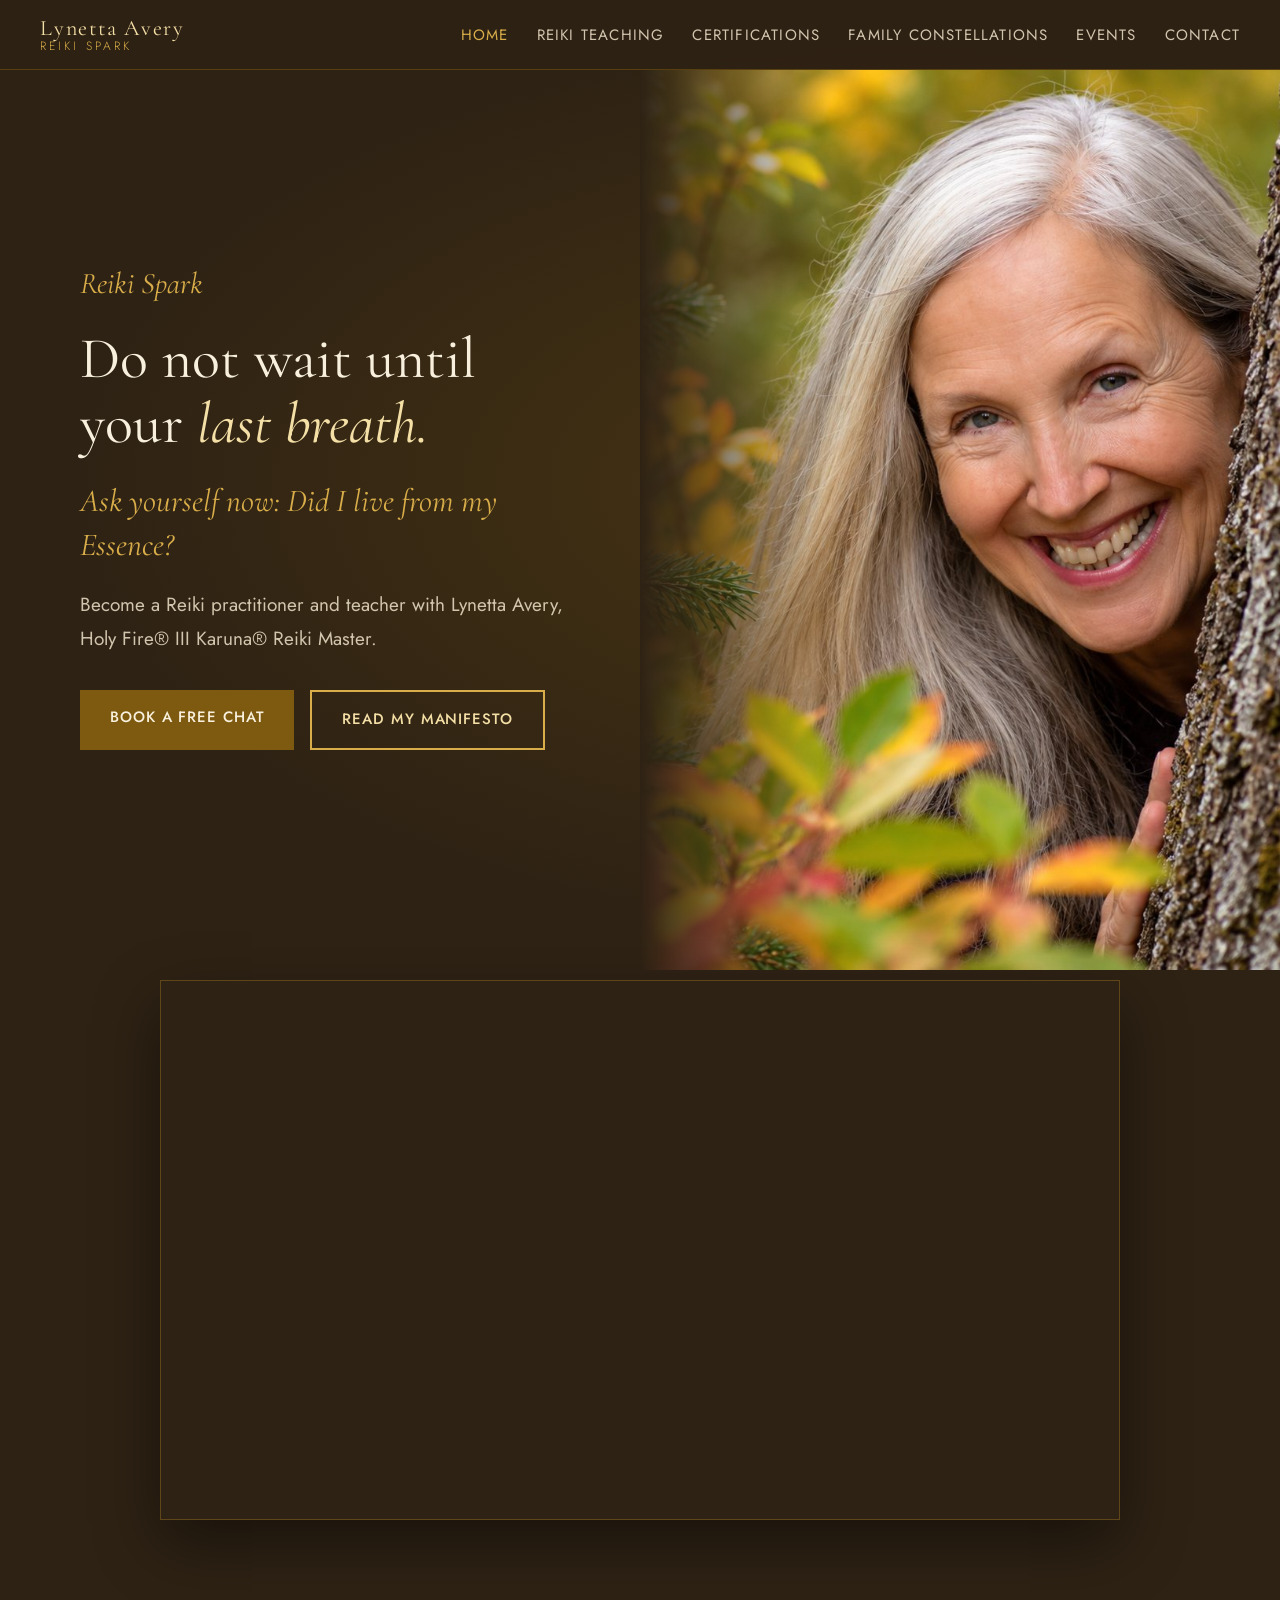
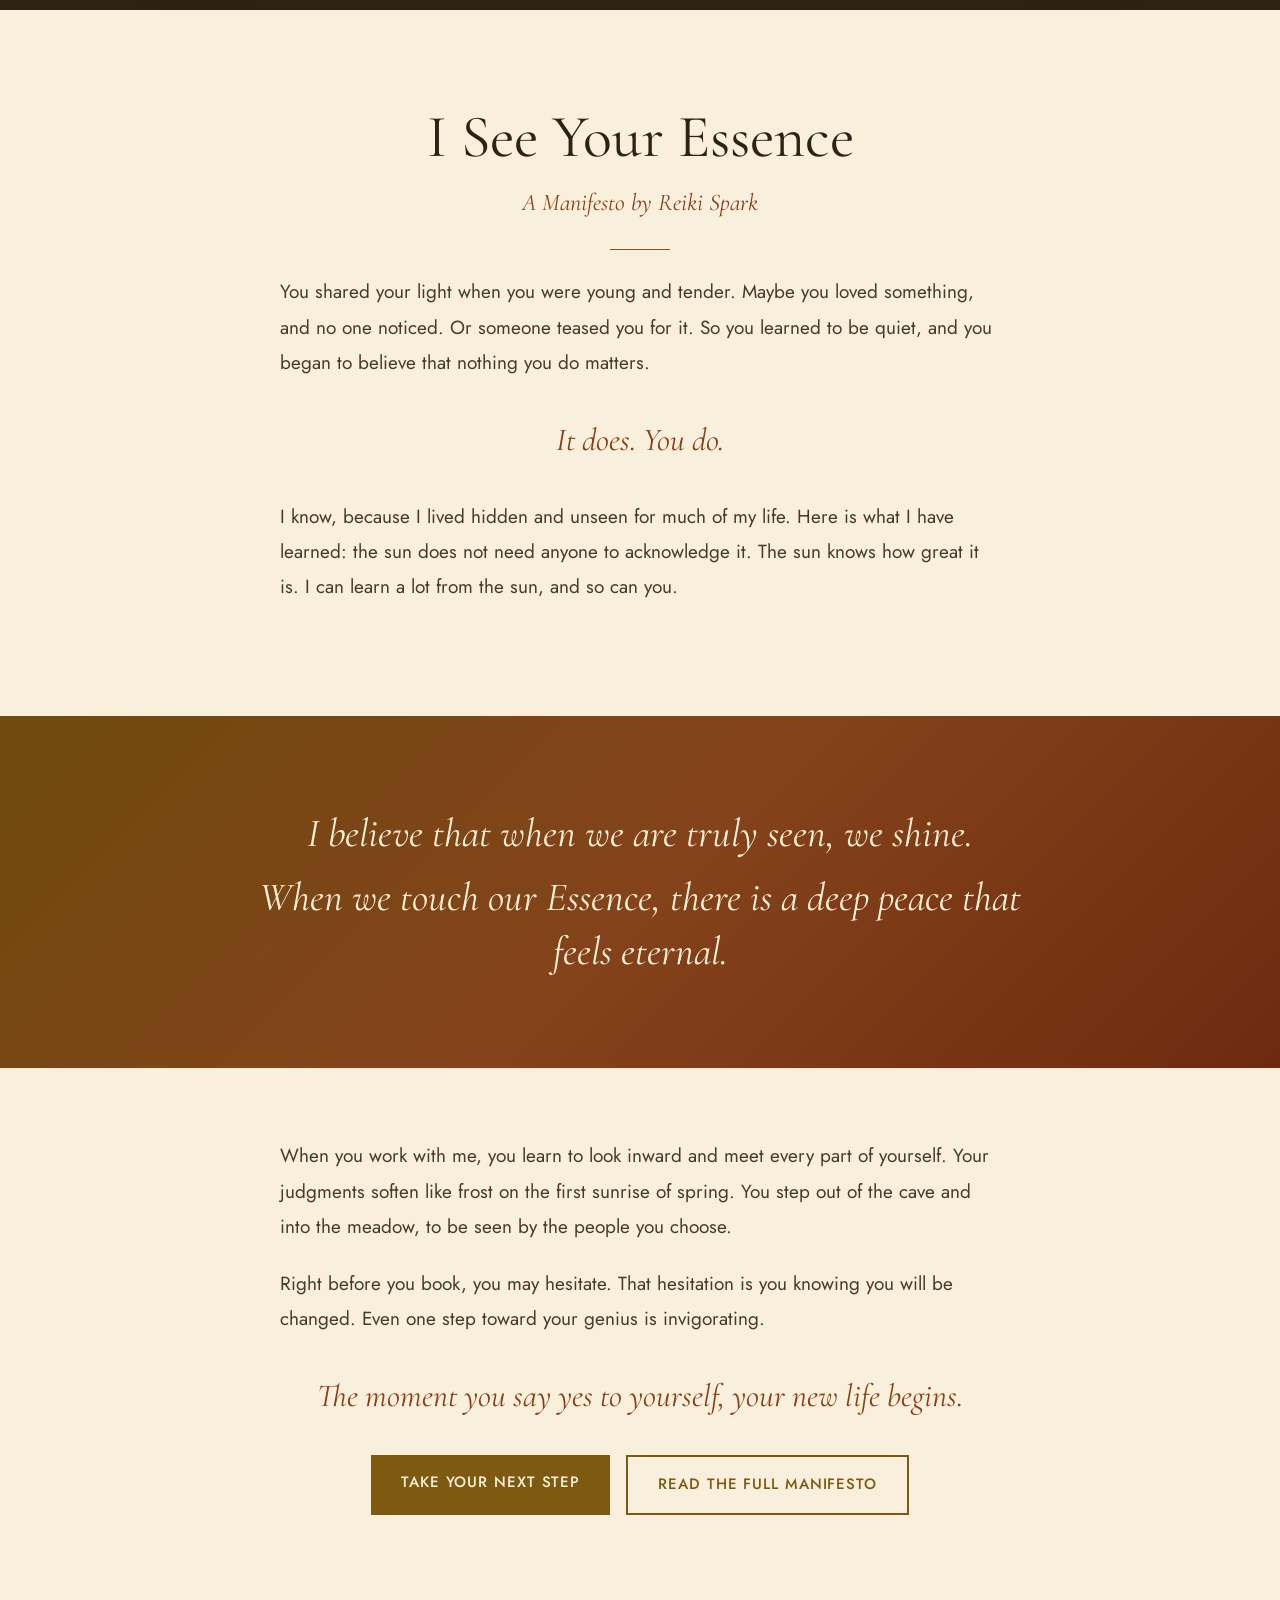
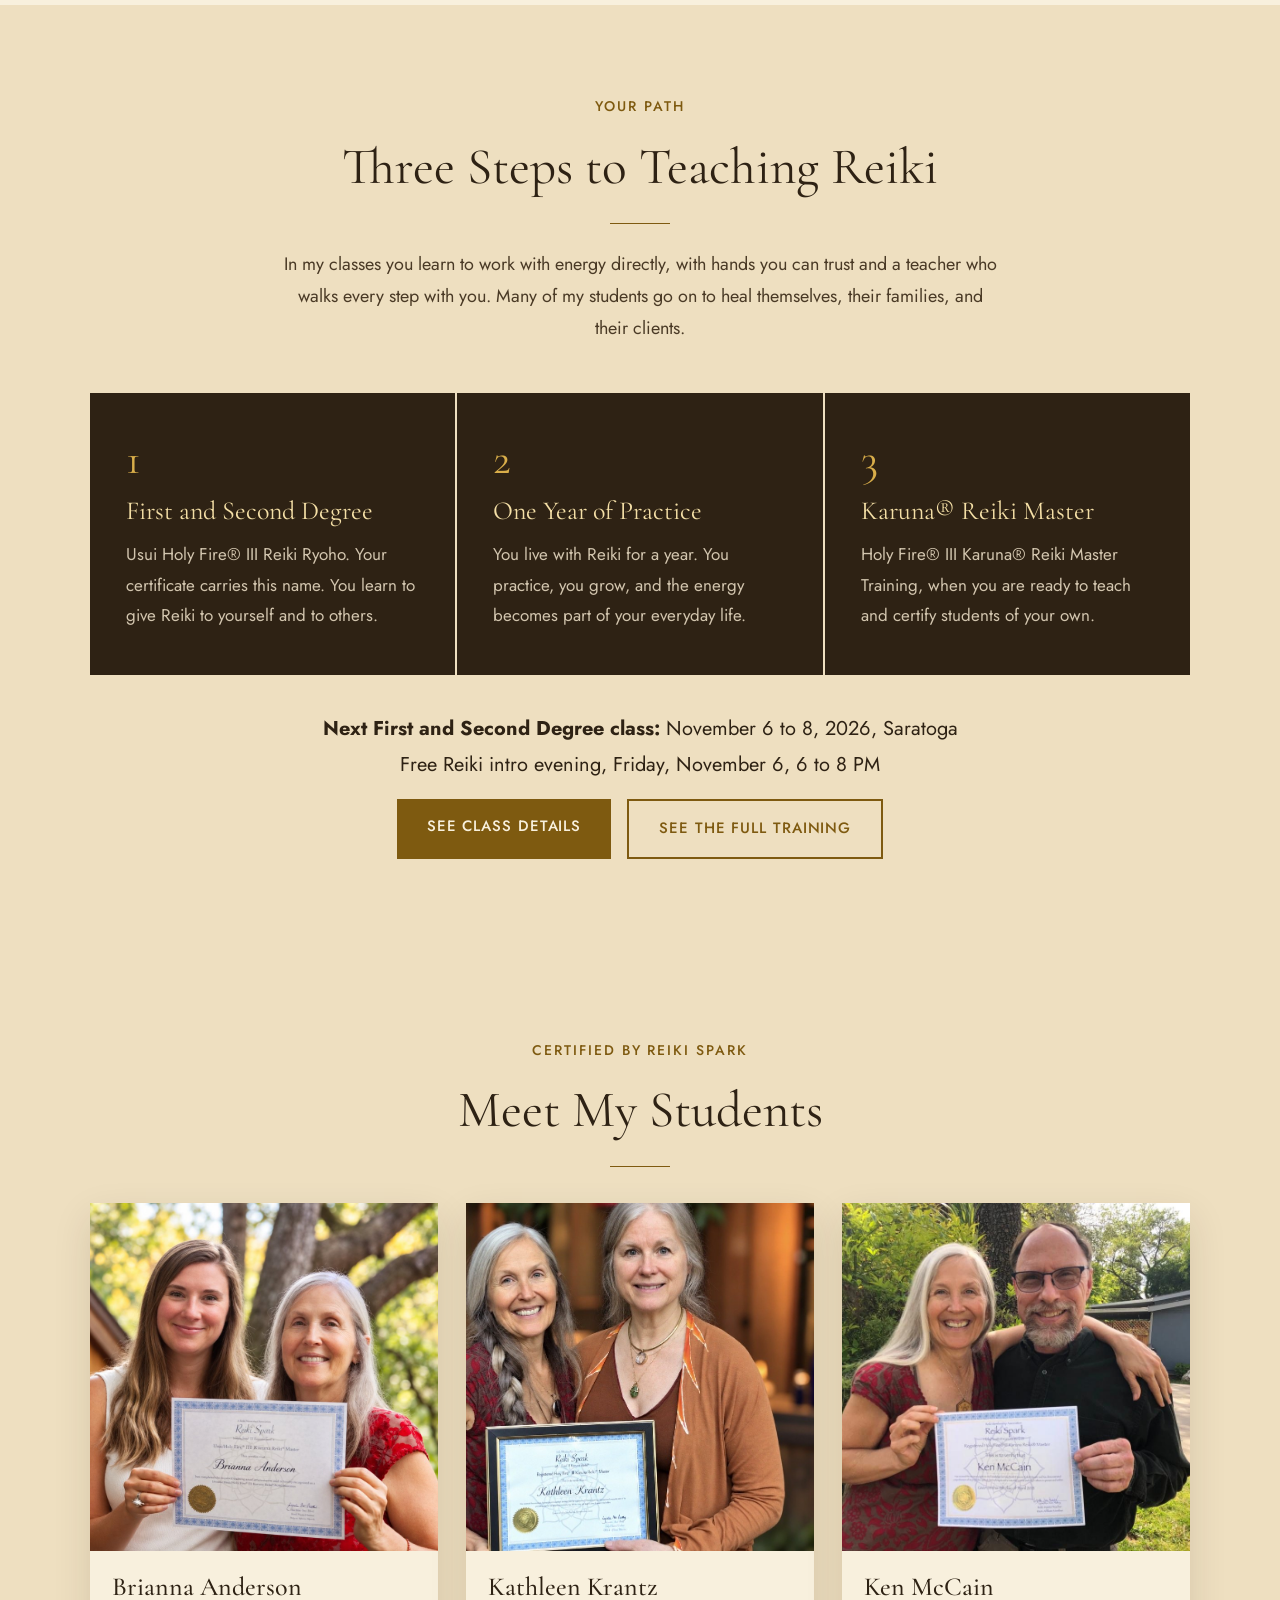
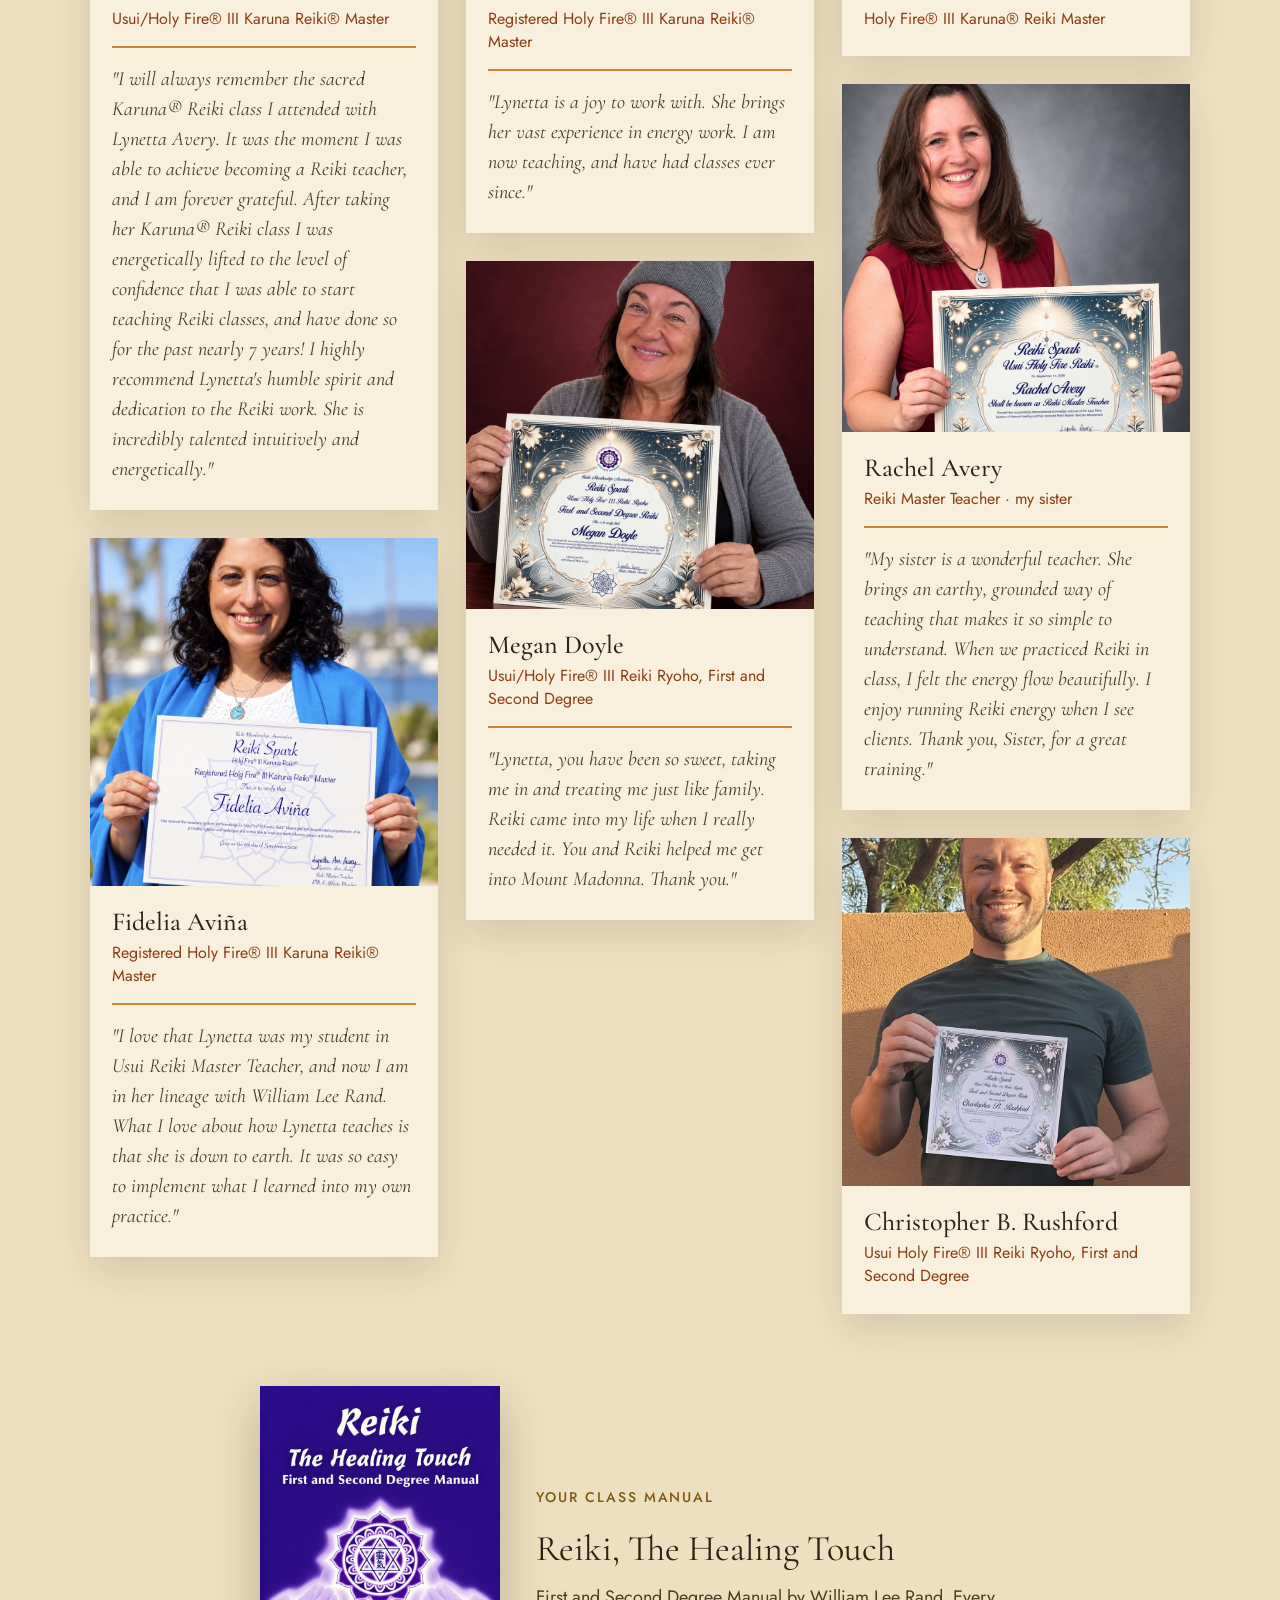
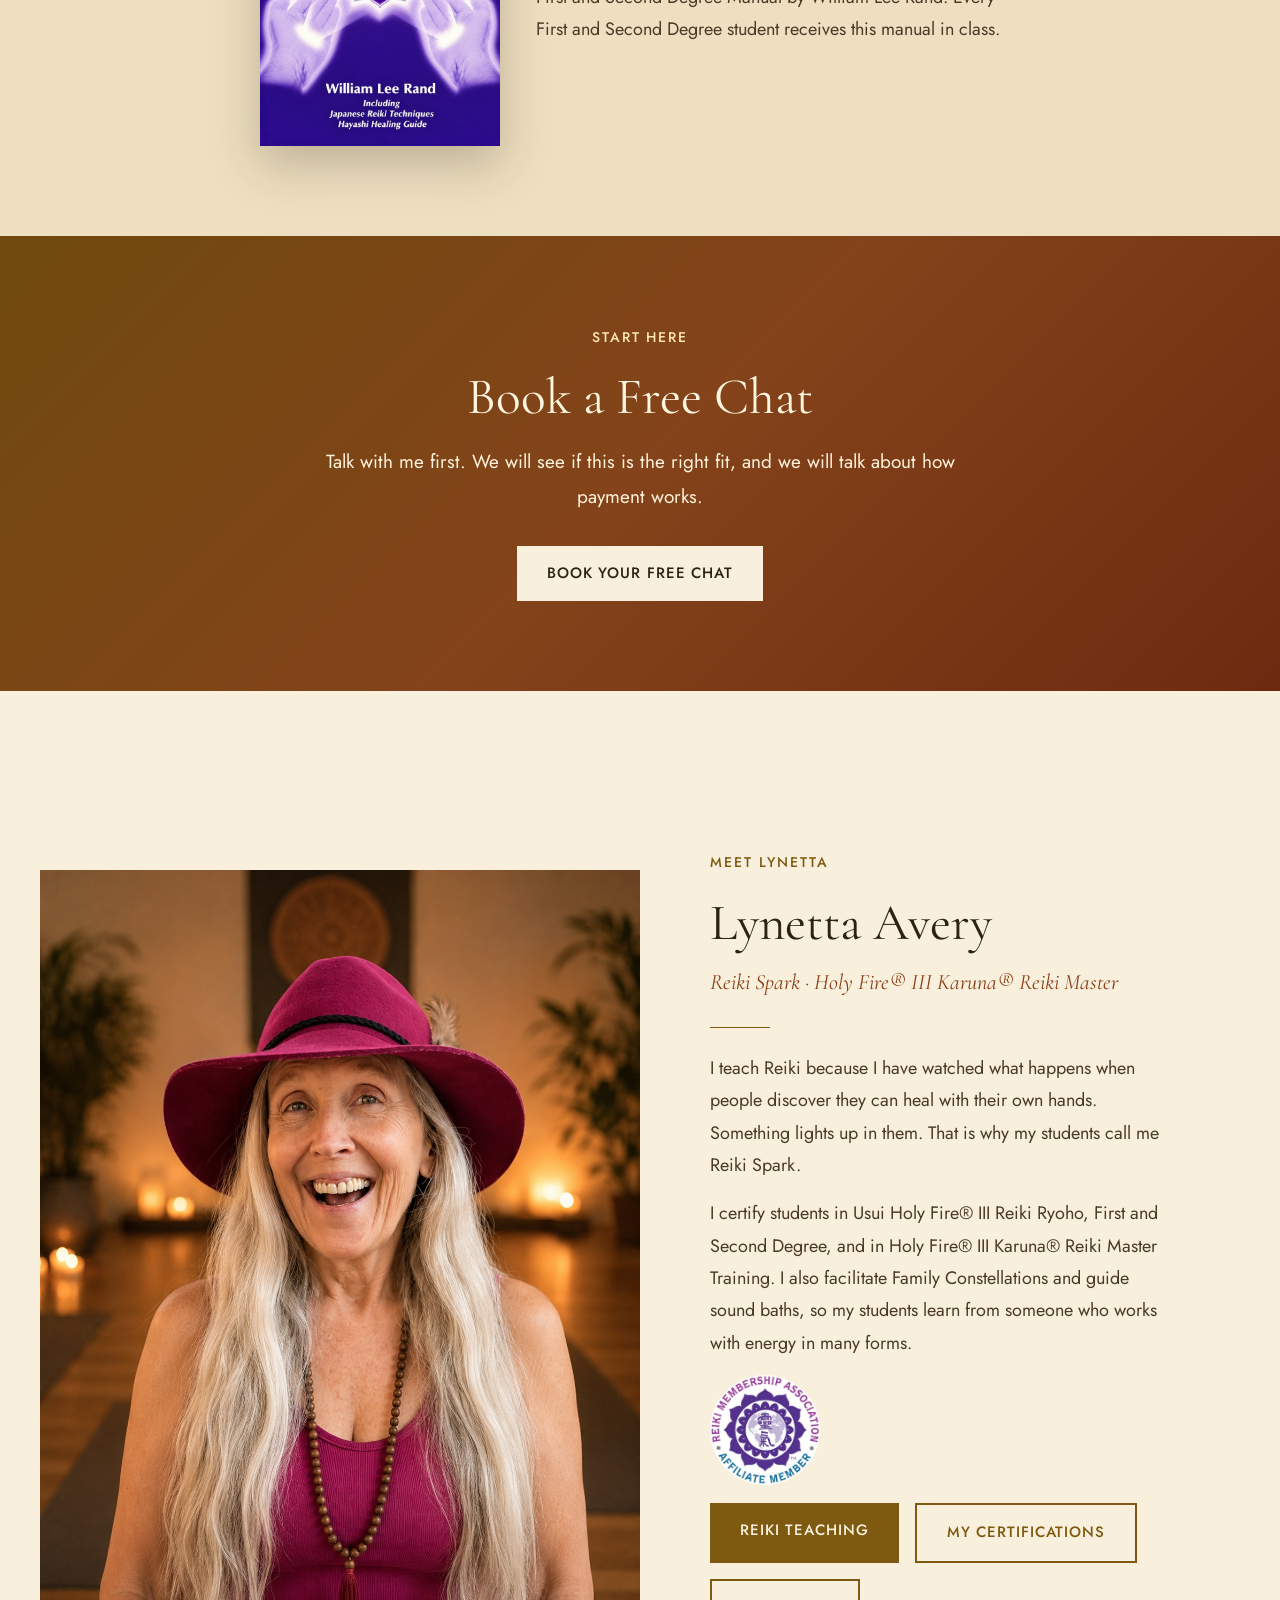
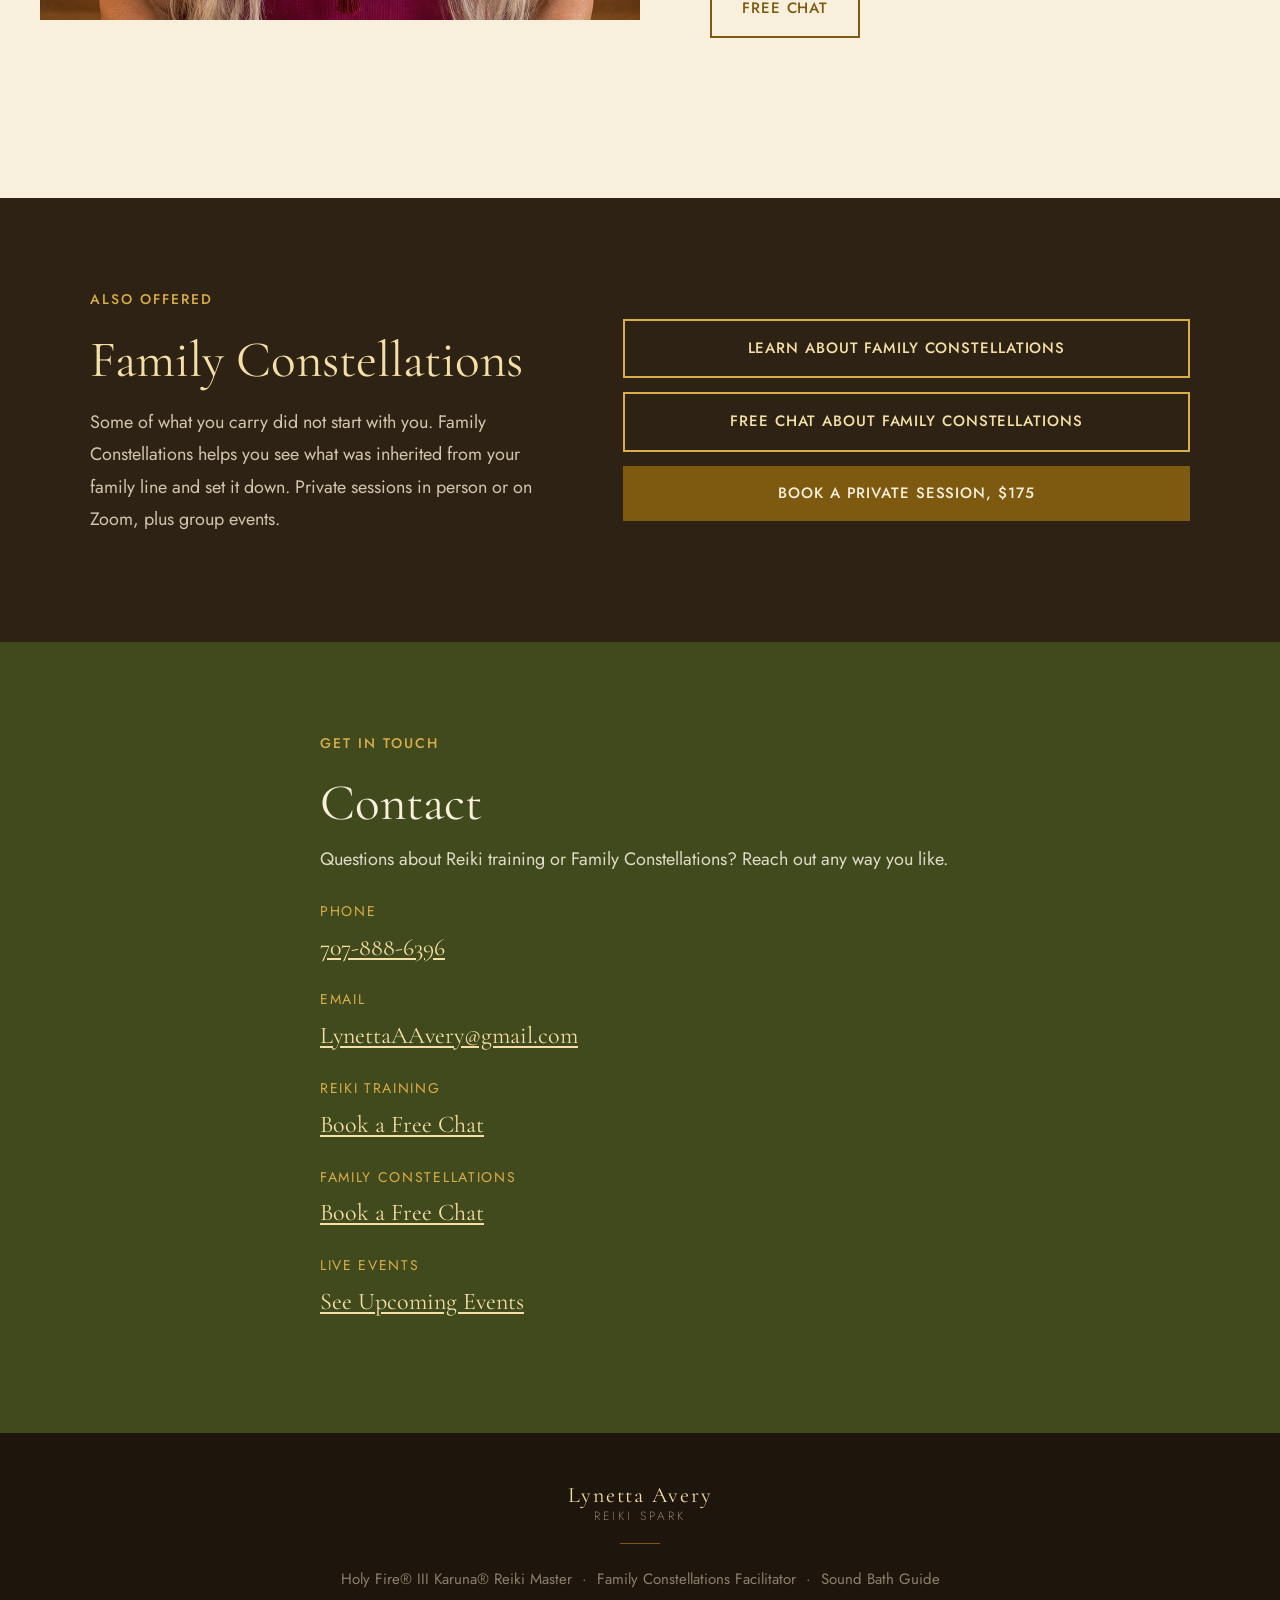
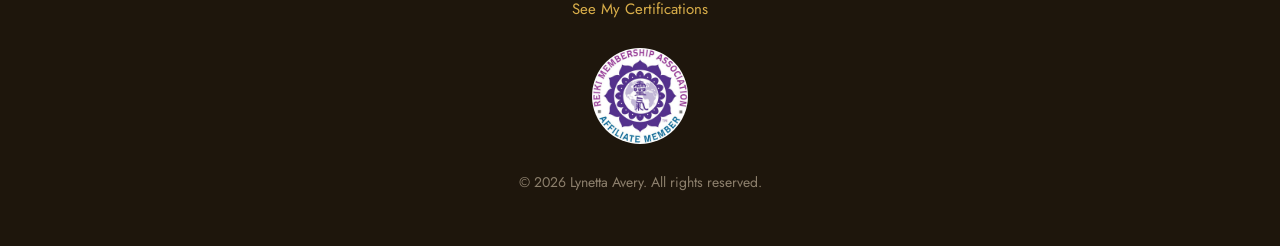
<file: index.html>
<!DOCTYPE html>
<html lang="en">
<head>
<meta charset="UTF-8">
<meta name="viewport" content="width=device-width, initial-scale=1.0">
<title>Reiki Teacher and Holy Fire® III Karuna® Reiki Master | Lynetta Avery</title>
<meta name="description" content="Learn Holy Fire® Reiki with Lynetta Avery, Reiki Spark. First and Second Degree and Holy Fire® III Karuna® Reiki Master training, in person in the South Bay and Santa Cruz, and online.">
<link rel="canonical" href="https://lynettaavery.com/">
<link rel="icon" type="image/svg+xml" href="favicon.svg">
<meta property="og:type" content="website">
<meta property="og:url" content="https://lynettaavery.com/">
<meta property="og:title" content="Reiki Teacher and Holy Fire® III Karuna® Reiki Master | Lynetta Avery">
<meta property="og:description" content="Learn Holy Fire® Reiki with Lynetta Avery, Reiki Spark. First Degree, Second Degree, and Karuna® Reiki Master training.">
<meta property="og:image" content="https://lynettaavery.com/lynetta-fall.jpg">
<meta name="twitter:card" content="summary_large_image">
<link rel="stylesheet" href="style.css">
<style>
.hero { min-height: 100vh; background: var(--chocolate); display: grid; grid-template-columns: 1fr 1fr; align-items: center; padding: 70px 0 0; overflow: hidden; position: relative; }
.hero::before { content: ''; position: absolute; inset: 0; background: radial-gradient(ellipse at 70% 50%, rgba(184,134,11,0.18) 0%, transparent 65%); pointer-events: none; }
.hero-text { padding: 48px 60px 80px 80px; position: relative; z-index: 2; }
.hero-eyebrow { font-family: 'Cormorant Garamond', serif; font-style: italic; font-size: 30px; color: var(--gold-light); margin-bottom: 18px; display: block; }
.hero h1 { color: var(--cream); margin-bottom: 22px; font-size: clamp(36px, 4.6vw, 58px); line-height: 1.12; }
.hero h1 em { font-style: italic; color: var(--gold-pale); }
.hero-q { font-family: 'Cormorant Garamond', serif; font-style: italic; font-size: clamp(24px, 2.6vw, 32px); color: var(--gold-light); line-height: 1.35; margin-bottom: 22px; }
.hero-sub { color: var(--grey-light); font-size: 19px; margin-bottom: 34px; max-width: 520px; }
.hero-btns { display: flex; gap: 16px; flex-wrap: wrap; }
.hero-image { height: 100vh; position: relative; overflow: hidden; }
.hero-image img { width: 100%; height: 100%; object-fit: cover; object-position: 66% 40%; }
.hero-image::after { content: ''; position: absolute; inset: 0; background: linear-gradient(to right, var(--chocolate) 0%, transparent 30%); }
.intro { background: var(--cream); text-align: center; }
.intro .container { max-width: 720px; }
.intro .lead { font-family: 'Cormorant Garamond', serif; font-style: italic; font-size: clamp(28px, 3.6vw, 40px); color: var(--chocolate); line-height: 1.3; margin-bottom: 28px; }
.intro p { font-size: 19px; }
.path { background: var(--cream-dark); text-align: center; }
.path h2 { color: var(--chocolate); }
.students { background: var(--cream-dark); text-align: center; }
.students h2 { color: var(--chocolate); }
.chat-cta { text-align: center; }
.chat-cta .container { max-width: 700px; }
.chat-cta h2 { color: var(--gold-pale); margin-bottom: 16px; }
.chat-cta p { color: rgba(245,239,224,0.88); margin-bottom: 32px; font-size: 19px; }
.about-duo { background: var(--cream); display: grid; grid-template-columns: 1fr 1fr; align-items: center; }
.about-duo-img { overflow: hidden; min-height: 560px; }
.about-duo-img img { width: 100%; height: 100%; object-fit: cover; object-position: center 15%; display: block; }
.about-duo-text { padding: 70px; }
.about-duo-text h2 { color: var(--chocolate); margin-bottom: 8px; }
.about-duo-text .title-line { font-family: 'Cormorant Garamond', serif; font-size: 22px; font-style: italic; color: var(--wine); }
.about-duo-text p { margin-bottom: 16px; }
.also { background: var(--chocolate); }
.also-grid { display: grid; grid-template-columns: 1fr 1.2fr; gap: 60px; align-items: center; }
.also h2 { color: var(--gold-pale); margin-bottom: 14px; }
.also p { color: var(--grey-light); margin-bottom: 16px; }
.also-links { display: flex; flex-direction: column; gap: 14px; }
.also-links .btn { text-align: center; }
.contact-section { background: var(--forest); }
.contact-grid { max-width: 640px; margin: 0 auto; }
.contact-info h2 { color: var(--cream); margin-bottom: 8px; }
.contact-info > p { color: rgba(245,239,224,0.88); margin-bottom: 24px; }
.contact-detail { margin-bottom: 20px; }
.contact-detail-label { font-size: 14px; letter-spacing: 0.12em; text-transform: uppercase; color: var(--gold-light); display: block; margin-bottom: 4px; }
.contact-detail-value { font-family: 'Cormorant Garamond', serif; font-size: 24px; color: var(--cream); }
.contact-detail-value a { color: var(--gold-pale); text-decoration: underline; text-underline-offset: 3px; }
.contact-detail-value a:hover { color: var(--gold-light); }
@media (max-width: 900px) {
  .hero { grid-template-columns: 1fr; }
  .hero-text { padding: 60px 20px 40px; }
  .hero-image { height: 55vh; }
  .about-duo, .also-grid { grid-template-columns: 1fr; }
  .about-duo-img { min-height: 420px; }
  .about-duo-text { padding: 48px 20px; }
}
.manifesto { background: var(--cream); }
.manifesto .container { max-width: 720px; }
.manifesto h2 { color: var(--chocolate); text-align: center; font-size: clamp(40px, 5vw, 60px); }
.manifesto .m-sub { text-align: center; font-family: 'Cormorant Garamond', serif; font-style: italic; font-size: 24px; color: var(--wine); margin-top: 6px; }
.manifesto p { font-size: 19px; line-height: 1.85; margin-bottom: 22px; }
.manifesto .m-key { font-family: 'Cormorant Garamond', serif; font-size: 32px; font-style: italic; color: var(--wine); text-align: center; margin: 30px 0; }
.manifesto .m-belief { font-family: 'Cormorant Garamond', serif; font-size: 25px; line-height: 1.5; color: var(--chocolate); border-left: 3px solid var(--amber); padding-left: 20px; }
.manifesto .m-sig { font-style: italic; color: var(--text-light); font-size: 17px; text-align: center; margin-top: 36px; }
.manifesto .section-label { display: block; }
.manifesto-turn { padding-top: 70px; }
.beliefs { text-align: center; padding: 80px 40px; }
.beliefs .container { max-width: 820px; }
.belief-line { font-family: 'Cormorant Garamond', serif; font-style: italic; font-size: clamp(28px, 3.4vw, 40px) !important; line-height: 1.35; margin: 10px 0; }
.student-photos { display: grid; grid-template-columns: repeat(3, 1fr); gap: 24px; margin-top: 28px; }
.student-photos figure { background: var(--cream); margin: 0; }
.student-photos img { width: 100%; aspect-ratio: 1 / 1; object-fit: cover; display: block; }
.student-photos figcaption { padding: 16px 18px 20px; font-size: 16px; color: var(--text-mid); line-height: 1.5; }
.student-photos figcaption strong { display: block; font-weight: 500; color: var(--wine); font-size: 18px; }
.manual-row { display: grid; grid-template-columns: 240px 1fr; gap: 36px; align-items: center; text-align: left; margin: 44px auto 0; max-width: 760px; }
.manual-row img { width: 100%; box-shadow: 0 18px 45px rgba(46,34,20,0.25); }
@media (max-width: 700px) { .manual-row { grid-template-columns: 1fr; } .manual-row img { max-width: 240px; margin: 0 auto; } }
@media (max-width: 900px) { .student-photos { grid-template-columns: 1fr; } }
.video-section { background: var(--chocolate); padding: 10px 40px 90px; }
.video-section .container { max-width: 960px; }
.video-frame { position: relative; width: 100%; aspect-ratio: 16 / 9; box-shadow: 0 24px 60px rgba(0,0,0,0.45); border: 1px solid rgba(184,138,36,0.35); }
.video-frame iframe { position: absolute; inset: 0; width: 100%; height: 100%; border: 0; }
@media (max-width: 700px) { .video-section { padding: 0 16px 60px; } }
.scards { column-count: 3; column-gap: 28px; margin-top: 36px; text-align: left; }
.scard { margin: 0 0 28px; break-inside: avoid; display: inline-block; width: 100%; background: var(--cream); box-shadow: 0 14px 36px rgba(46,34,20,0.12); }
.scard img { width: 100%; aspect-ratio: 1 / 1; object-fit: cover; display: block; }
.scard figcaption { padding: 20px 22px 26px; }
.scard strong { display: block; font-family: 'Cormorant Garamond', serif; font-size: 26px; font-weight: 500; color: var(--chocolate); line-height: 1.2; }
.slvl { display: block; font-size: 16px; color: var(--wine); margin-top: 4px; line-height: 1.45; }
.scard blockquote { margin-top: 16px; padding-top: 16px; border-top: 2px solid var(--amber); font-family: 'Cormorant Garamond', serif; font-style: italic; font-size: 20px; line-height: 1.5; color: var(--text-mid); }
@media (max-width: 960px) { .scards { column-count: 2; } }
@media (max-width: 620px) { .scards { column-count: 1; } }
</style>
<script type="application/ld+json">
{
  "@context": "https://schema.org",
  "@type": "Person",
  "name": "Lynetta Avery",
  "alternateName": "Reiki Spark",
  "url": "https://lynettaavery.com/",
  "jobTitle": "Holy Fire® III Karuna® Reiki Master Teacher",
  "telephone": "+1-707-888-6396",
  "email": "LynettaAAvery@gmail.com",
  "sameAs": [
    "https://www.instagram.com/brilliantlighthealingcenter/",
    "https://www.eventbrite.com/o/lynetta-avery-60036905983"
  ],
  "makesOffer": [
    { "@type": "Offer", "name": "Usui Holy Fire® III Reiki Ryoho, First and Second Degree", "url": "https://lynettaavery.com/reiki.html" },
    { "@type": "Offer", "name": "Holy Fire® III Karuna® Reiki Master Training", "url": "https://lynettaavery.com/reiki.html" },
    { "@type": "Offer", "name": "Private Family Constellations Session", "url": "https://lynettaavery.com/services.html", "price": "175", "priceCurrency": "USD" }
  ],
  "areaServed": [
    { "@type": "AdministrativeArea", "name": "Santa Clara County, CA" },
    { "@type": "AdministrativeArea", "name": "Santa Cruz County, CA" },
    { "@type": "City", "name": "San Jose, CA" },
    { "@type": "City", "name": "Saratoga, CA" },
    { "@type": "City", "name": "Campbell, CA" },
    { "@type": "City", "name": "Los Gatos, CA" },
    { "@type": "City", "name": "Cupertino, CA" },
    { "@type": "City", "name": "Santa Cruz, CA" },
    { "@type": "City", "name": "Scotts Valley, CA" },
    { "@type": "City", "name": "Capitola, CA" }
  ]
}
</script>
</head>
<body>
<nav>
<a href="index.html" class="logo">Lynetta Avery<span>Reiki Spark</span></a>
<button class="hamburger" aria-label="Menu" onclick="toggleNav()"><span></span><span></span><span></span></button>
<ul class="nav-links" id="navLinks">
<li><a href="index.html" class="active">Home</a></li>
<li><a href="reiki.html">Reiki Teaching</a></li>
<li><a href="certifications.html">Certifications</a></li>
<li><a href="services.html">Family Constellations</a></li>
<li><a href="events.html">Events</a></li>
<li><a href="#contact">Contact</a></li>
</ul>
</nav>

<section class="hero">
<div class="hero-text">
<span class="hero-eyebrow">Reiki Spark</span>
<h1>Do not wait until your <em>last breath.</em></h1>
<p class="hero-q">Ask yourself now: Did I live from my Essence?</p>
<p class="hero-sub">Become a Reiki practitioner and teacher with Lynetta Avery, Holy Fire® III Karuna® Reiki Master.</p>
<div class="hero-btns">
<a href="https://calendly.com/markandlynetta/15-minute-chat-lynetta" target="_blank" rel="noopener" class="btn btn-gold">Book a Free Chat</a>
<a href="#manifesto" class="btn btn-outline">Read My Manifesto</a>
</div>
</div>
<div class="hero-image"><img src="lynetta-fall.jpg" alt="Lynetta Avery smiling among autumn leaves"></div>
</section>

<section class="video-section" id="video">
<div class="container">
<div class="video-frame">
<iframe src="https://www.youtube-nocookie.com/embed/UcIoFPYYekY?rel=0" title="A message from Lynetta Avery, Reiki Spark" loading="lazy" allow="accelerometer; autoplay; clipboard-write; encrypted-media; gyroscope; picture-in-picture; web-share" referrerpolicy="strict-origin-when-cross-origin" allowfullscreen></iframe>
</div>
</div>
</section>

<section class="manifesto" id="manifesto">
<div class="container">
<h2>I See Your Essence</h2>
<p class="m-sub">A Manifesto by Reiki Spark</p>
<div class="divider divider-center"></div>
<p>You shared your light when you were young and tender. Maybe you loved something, and no one noticed. Or someone teased you for it. So you learned to be quiet, and you began to believe that nothing you do matters.</p>
<p class="m-key">It does. You do.</p>
<p>I know, because I lived hidden and unseen for much of my life. Here is what I have learned: the sun does not need anyone to acknowledge it. The sun knows how great it is. I can learn a lot from the sun, and so can you.</p>
</div>
</section>

<section class="beliefs fall-section">
<div class="container">
<p class="belief-line">I believe that when we are truly seen, we shine.</p>
<p class="belief-line">When we touch our Essence, there is a deep peace that feels eternal.</p>
</div>
</section>

<section class="manifesto manifesto-turn">
<div class="container">
<p>When you work with me, you learn to look inward and meet every part of yourself. Your judgments soften like frost on the first sunrise of spring. You step out of the cave and into the meadow, to be seen by the people you choose.</p>
<p>Right before you book, you may hesitate. That hesitation is you knowing you will be changed. Even one step toward your genius is invigorating.</p>
<p class="m-key">The moment you say yes to yourself, your new life begins.</p>
<div style="display:flex; gap:16px; flex-wrap:wrap; justify-content:center; margin-top:28px;">
<a href="https://calendly.com/markandlynetta/15-minute-chat-lynetta" target="_blank" rel="noopener" class="btn btn-gold">Take Your Next Step</a>
<a href="manifesto.html" class="btn btn-outline">Read the Full Manifesto</a>
</div>
</div>
</section>

<section class="path">
<div class="container">
<span class="section-label">Your Path</span>
<h2>Three Steps to Teaching Reiki</h2>
<div class="divider divider-center"></div>
<p style="max-width:720px; margin:0 auto 8px;">In my classes you learn to work with energy directly, with hands you can trust and a teacher who walks every step with you. Many of my students go on to heal themselves, their families, and their clients.</p>
<div class="path-steps">
<div class="path-step">
<span class="step-num">1</span>
<h3>First and Second Degree</h3>
<p>Usui Holy Fire® III Reiki Ryoho. Your certificate carries this name. You learn to give Reiki to yourself and to others.</p>
</div>
<div class="path-step">
<span class="step-num">2</span>
<h3>One Year of Practice</h3>
<p>You live with Reiki for a year. You practice, you grow, and the energy becomes part of your everyday life.</p>
</div>
<div class="path-step">
<span class="step-num">3</span>
<h3>Karuna® Reiki Master</h3>
<p>Holy Fire® III Karuna® Reiki Master Training, when you are ready to teach and certify students of your own.</p>
</div>
</div>
<p style="margin-top:36px; font-size:20px; color:var(--chocolate);"><strong>Next First and Second Degree class:</strong> November 6 to 8, 2026, Saratoga<br>Free Reiki intro evening, Friday, November 6, 6 to 8 PM</p>
<div style="display:flex; gap:16px; flex-wrap:wrap; justify-content:center; margin-top:16px;"><a href="events.html#reiki-nov-2026" class="btn btn-gold">See Class Details</a><a href="reiki.html" class="btn btn-outline">See the Full Training</a></div>
</div>
</section>


<section class="students" id="students">
<div class="container">
<span class="section-label">Certified by Reiki Spark</span>
<h2>Meet My Students</h2>
<div class="divider divider-center"></div>
<div class="scards">
<figure class="scard">
<img src="student-brianna-anderson.jpg" alt="Brianna Anderson with Lynetta, holding her Karuna Reiki Master certificate" loading="lazy" style="object-position:50% 45%;">
<figcaption><strong>Brianna Anderson</strong><span class="slvl">Usui/Holy Fire® III Karuna Reiki® Master</span>
<blockquote>"I will always remember the sacred Karuna® Reiki class I attended with Lynetta Avery. It was the moment I was able to achieve becoming a Reiki teacher, and I am forever grateful. After taking her Karuna® Reiki class I was energetically lifted to the level of confidence that I was able to start teaching Reiki classes, and have done so for the past nearly 7 years! I highly recommend Lynetta's humble spirit and dedication to the Reiki work. She is incredibly talented intuitively and energetically."</blockquote></figcaption>
</figure>
<figure class="scard">
<img src="student-fidelia-avina.jpg" alt="Fidelia Aviña holding her Holy Fire III Karuna Reiki Master certificate" loading="lazy" style="object-position:50% 40%;">
<figcaption><strong>Fidelia Aviña</strong><span class="slvl">Registered Holy Fire® III Karuna Reiki® Master</span>
<blockquote>"I love that Lynetta was my student in Usui Reiki Master Teacher, and now I am in her lineage with William Lee Rand. What I love about how Lynetta teaches is that she is down to earth. It was so easy to implement what I learned into my own practice."</blockquote></figcaption>
</figure>
<figure class="scard">
<img src="student-kathleen-krantz.jpg" alt="Kathleen Krantz with Lynetta, holding her framed Karuna Reiki Master certificate" loading="lazy" style="object-position:50% 50%;">
<figcaption><strong>Kathleen Krantz</strong><span class="slvl">Registered Holy Fire® III Karuna Reiki® Master</span>
<blockquote>"Lynetta is a joy to work with. She brings her vast experience in energy work. I am now teaching, and have had classes ever since."</blockquote></figcaption>
</figure>
<figure class="scard">
<img src="student-megan-doyle.jpg" alt="Megan Doyle holding her First and Second Degree Reiki certificate" loading="lazy" style="object-position:50% 50%;">
<figcaption><strong>Megan Doyle</strong><span class="slvl">Usui/Holy Fire® III Reiki Ryoho, First and Second Degree</span>
<blockquote>"Lynetta, you have been so sweet, taking me in and treating me just like family. Reiki came into my life when I really needed it. You and Reiki helped me get into Mount Madonna. Thank you."</blockquote></figcaption>
</figure>
<figure class="scard">
<img src="student-ken-mccain.jpg" alt="Lynetta with Ken McCain holding his Karuna Reiki Master certificate" loading="lazy" style="object-position:50% 60%;">
<figcaption><strong>Ken McCain</strong><span class="slvl">Holy Fire® III Karuna® Reiki Master</span></figcaption>
</figure>
<figure class="scard">
<img src="student-rachel-avery.jpg" alt="Rachel Avery holding her Reiki Master Teacher certificate" loading="lazy" style="object-position:50% 25%;">
<figcaption><strong>Rachel Avery</strong><span class="slvl">Reiki Master Teacher &middot; my sister</span>
<blockquote>"My sister is a wonderful teacher. She brings an earthy, grounded way of teaching that makes it so simple to understand. When we practiced Reiki in class, I felt the energy flow beautifully. I enjoy running Reiki energy when I see clients. Thank you, Sister, for a great training."</blockquote></figcaption>
</figure>
<figure class="scard">
<img src="student-christopher-rushford.jpg" alt="Christopher Rushford holding his First and Second Degree certificate" loading="lazy" style="object-position:50% 40%;">
<figcaption><strong>Christopher B. Rushford</strong><span class="slvl">Usui Holy Fire® III Reiki Ryoho, First and Second Degree</span></figcaption>
</figure>
</div>
<div class="manual-row">
<img src="reiki-manual-rand.jpg" alt="Reiki: The Healing Touch, First and Second Degree Manual by William Lee Rand">
<div><span class="section-label">Your Class Manual</span><h3 style="color:var(--chocolate); margin-bottom:10px;">Reiki, The Healing Touch</h3><p>First and Second Degree Manual by William Lee Rand. Every First and Second Degree student receives this manual in class.</p></div>
</div>
</div>
</section>

<section class="chat-cta fall-section">
<div class="container">
<span class="section-label" style="color:var(--gold-light);">Start Here</span>
<h2>Book a Free Chat</h2>
<p>Talk with me first. We will see if this is the right fit, and we will talk about how payment works.</p>
<a href="https://calendly.com/markandlynetta/15-minute-chat-lynetta" target="_blank" rel="noopener" class="btn btn-cream">Book Your Free Chat</a>
</div>
</section>

<section class="about-duo" id="bio">
<div class="about-duo-img"><img src="bio-lynetta.jpg" alt="Lynetta Avery"></div>
<div class="about-duo-text">
<span class="section-label">Meet Lynetta</span>
<h2>Lynetta Avery</h2>
<p class="title-line">Reiki Spark &middot; Holy Fire® III Karuna® Reiki Master</p>
<div class="divider"></div>
<p>I teach Reiki because I have watched what happens when people discover they can heal with their own hands. Something lights up in them. That is why my students call me Reiki Spark.</p>
<p>I certify students in Usui Holy Fire® III Reiki Ryoho, First and Second Degree, and in Holy Fire® III Karuna® Reiki Master Training. I also facilitate Family Constellations and guide sound baths, so my students learn from someone who works with energy in many forms.</p>
<img src="reiki-membership-affiliate.jpg" alt="Reiki Membership Association Affiliate Member" style="width:110px;height:110px;border-radius:50%;margin:8px 0 18px;display:block;">
<div style="display:flex; gap:16px; flex-wrap:wrap; margin-top:12px;">
<a href="reiki.html" class="btn btn-gold">Reiki Teaching</a>
<a href="certifications.html" class="btn btn-outline">My Certifications</a>
<a href="https://calendly.com/markandlynetta/15-minute-chat-lynetta" target="_blank" rel="noopener" class="btn btn-outline">Free Chat</a>
</div>
</div>
</section>

<section class="also">
<div class="container also-grid">
<div>
<span class="section-label" style="color:var(--gold-light);">Also Offered</span>
<h2>Family Constellations</h2>
<p>Some of what you carry did not start with you. Family Constellations helps you see what was inherited from your family line and set it down. Private sessions in person or on Zoom, plus group events.</p>
</div>
<div class="also-links">
<a href="services.html" class="btn btn-outline">Learn About Family Constellations</a>
<a href="https://calendly.com/markandlynetta/15-minute-chat-lynetta" target="_blank" rel="noopener" class="btn btn-outline">Free Chat About Family Constellations</a>
<a href="https://calendly.com/markandlynetta/family-constellation-session-prepaid-175" target="_blank" rel="noopener" class="btn btn-gold">Book a Private Session, $175</a>
</div>
</div>
</section>

<section class="contact-section" id="contact">
<div class="contact-grid">
<div class="contact-info">
<span class="section-label" style="color:var(--gold-light);">Get in Touch</span>
<h2>Contact</h2>
<p>Questions about Reiki training or Family Constellations? Reach out any way you like.</p>
<div class="contact-detail"><span class="contact-detail-label">Phone</span><div class="contact-detail-value" id="contact-phone"></div></div>
<div class="contact-detail"><span class="contact-detail-label">Email</span><div class="contact-detail-value" id="contact-email"></div></div>
<div class="contact-detail"><span class="contact-detail-label">Reiki Training</span><div class="contact-detail-value"><a href="https://calendly.com/markandlynetta/15-minute-chat-lynetta" target="_blank" rel="noopener">Book a Free Chat</a></div></div>
<div class="contact-detail"><span class="contact-detail-label">Family Constellations</span><div class="contact-detail-value"><a href="https://calendly.com/markandlynetta/15-minute-chat-lynetta" target="_blank" rel="noopener">Book a Free Chat</a></div></div>
<div class="contact-detail"><span class="contact-detail-label">Live Events</span><div class="contact-detail-value"><a href="events.html">See Upcoming Events</a></div></div>
</div>
</div>
</section>

<footer>
<a href="index.html" class="logo">Lynetta Avery<span style="color:var(--grey);">Reiki Spark</span></a>
<div style="margin:20px auto; width:40px; height:1px; background:var(--gold);"></div>
<p>Holy Fire® III Karuna® Reiki Master &nbsp;&middot;&nbsp; Family Constellations Facilitator &nbsp;&middot;&nbsp; Sound Bath Guide</p>
<p class="footer-cred"><a href="certifications.html">See My Certifications</a></p>
<img class="badge-ra" src="reiki-membership-affiliate.jpg" alt="Reiki Membership Association Affiliate Member" style="width:96px;height:96px;margin:24px auto 0;">
<p style="margin-top:24px; font-size:14px;">&copy; 2026 Lynetta Avery. All rights reserved.</p>
</footer>
<script>function toggleNav() { document.getElementById('navLinks').classList.toggle('open'); }</script>
<script>
(function () {
  var d = ['7','0','7','8','8','8','6','3','9','6'].join('');
  var p = document.getElementById('contact-phone');
  if (p) { var a = document.createElement('a'); a.href = 'tel:+1' + d; a.textContent = d.slice(0,3) + '-' + d.slice(3,6) + '-' + d.slice(6); p.appendChild(a); }
  var u = 'LynettaAAvery', dom = ['gmail','com'].join('.');
  var e = document.getElementById('contact-email');
  if (e) { var b = document.createElement('a'); b.href = 'mailto:' + u + '@' + dom; b.textContent = u + '@' + dom; e.appendChild(b); }
})();
</script>
</body>
</html>
</file>
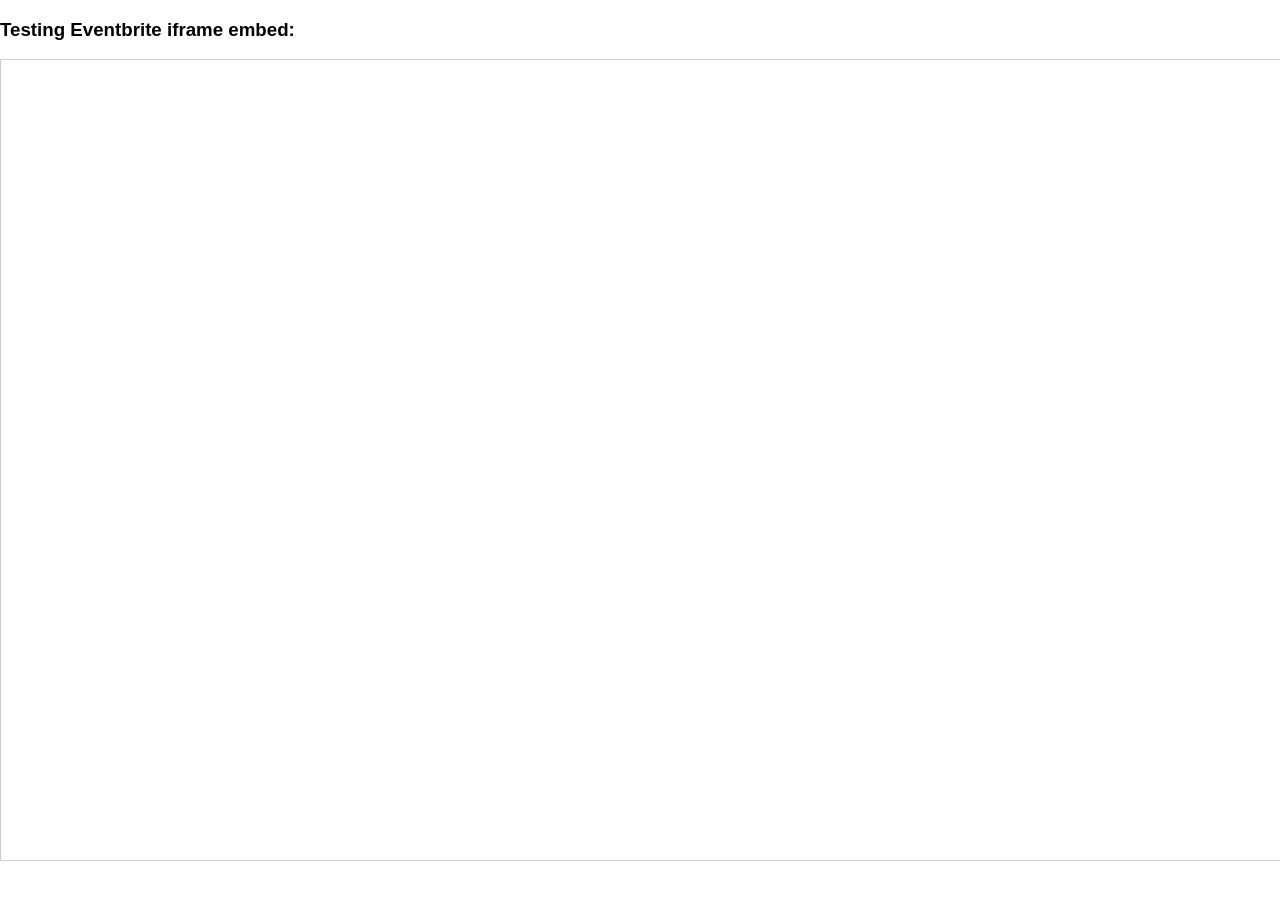
<file: _iframe-test.html>
<!DOCTYPE html>
<html><head><title>Iframe Test</title></head>
<body style="margin:0;">
<h3 style="font-family:sans-serif;">Testing Eventbrite iframe embed:</h3>
<iframe src="https://www.eventbrite.com/o/lynetta-avery-60036905983" width="100%" height="800" style="border:1px solid #ccc;"></iframe>
</body></html>
</file>
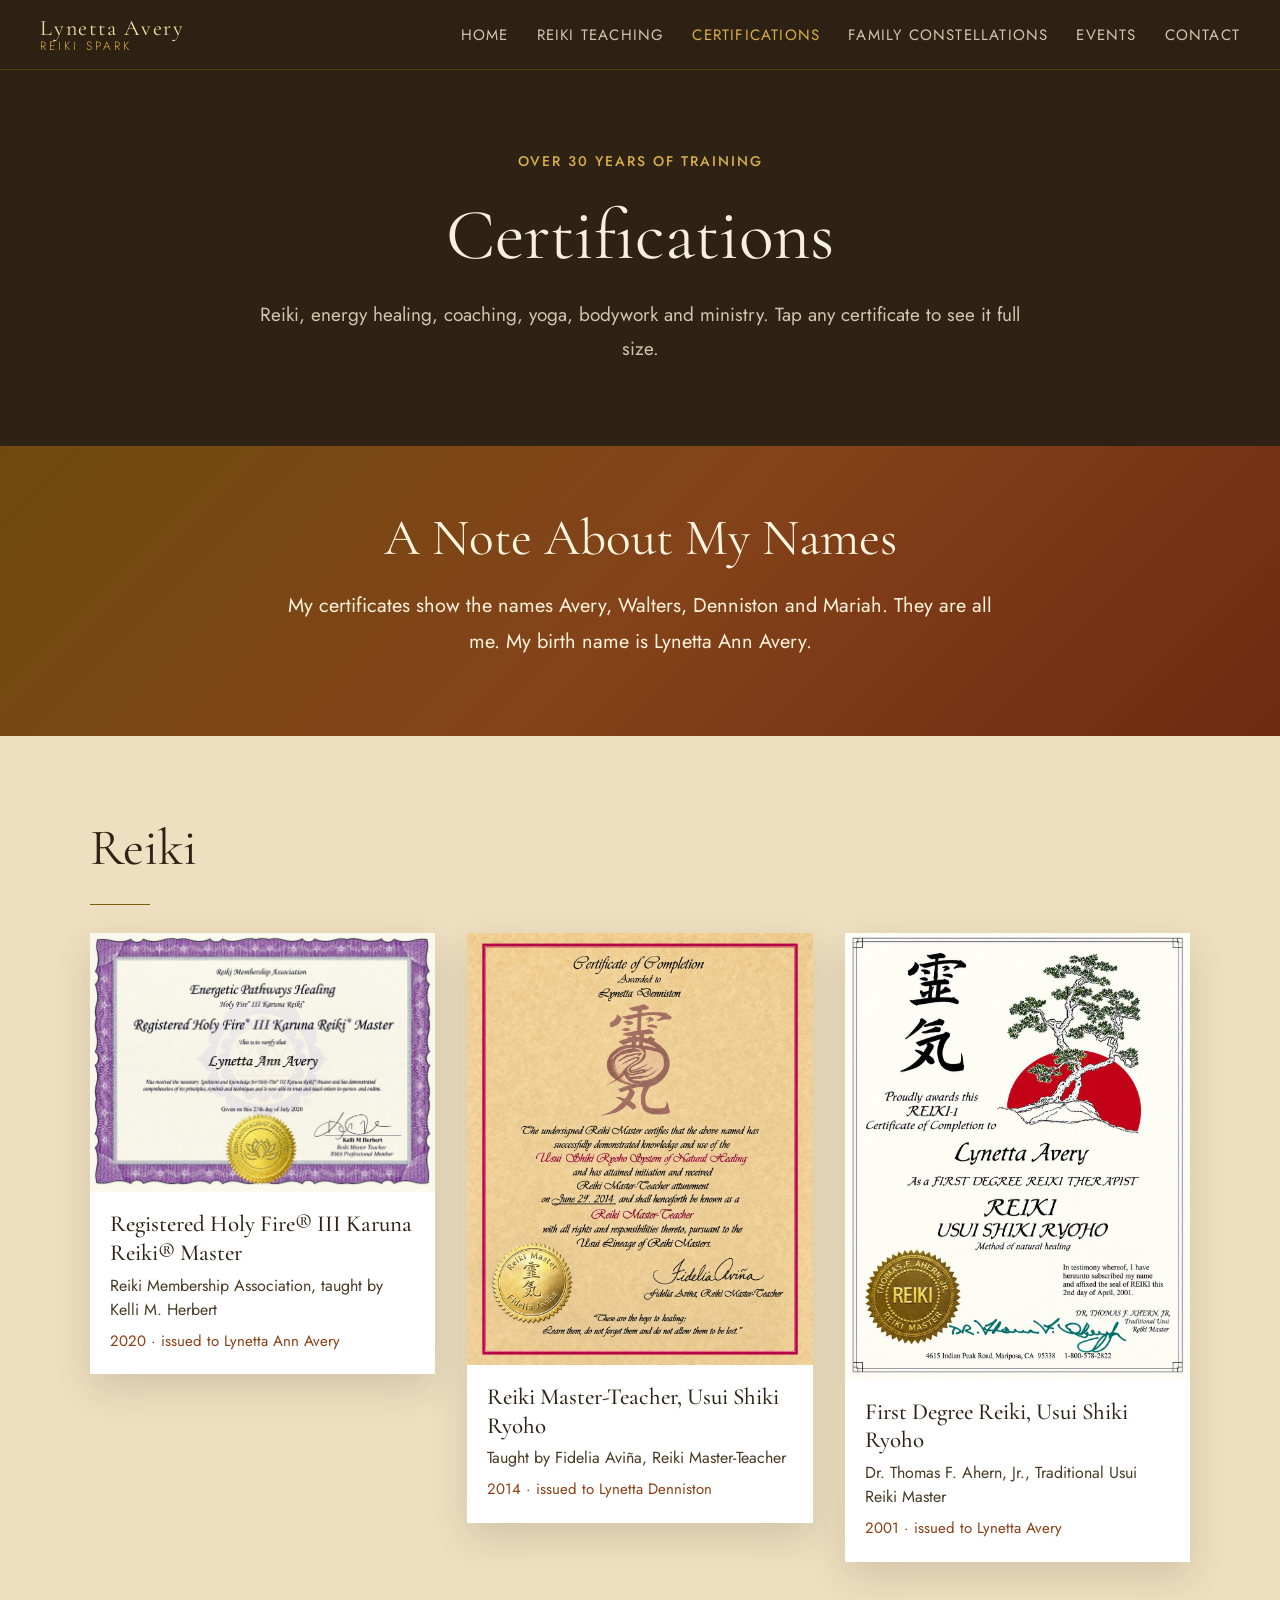
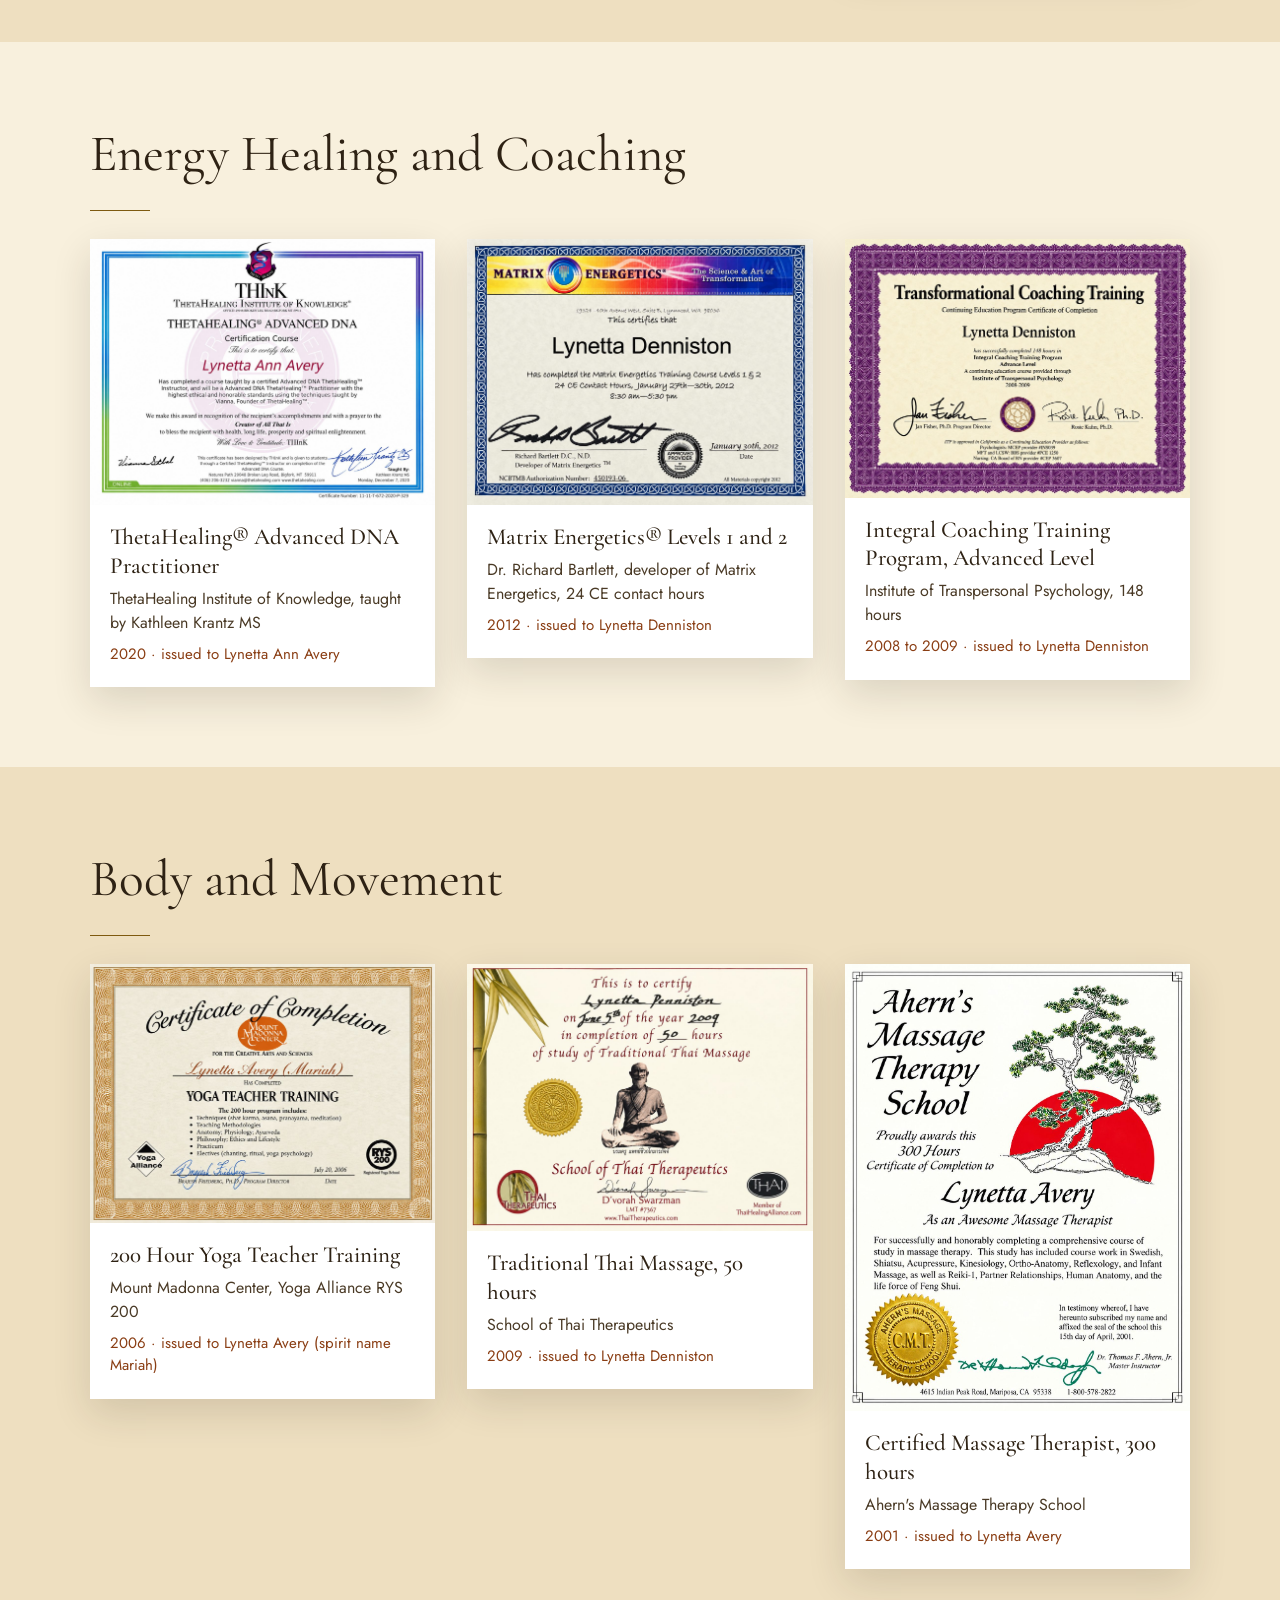
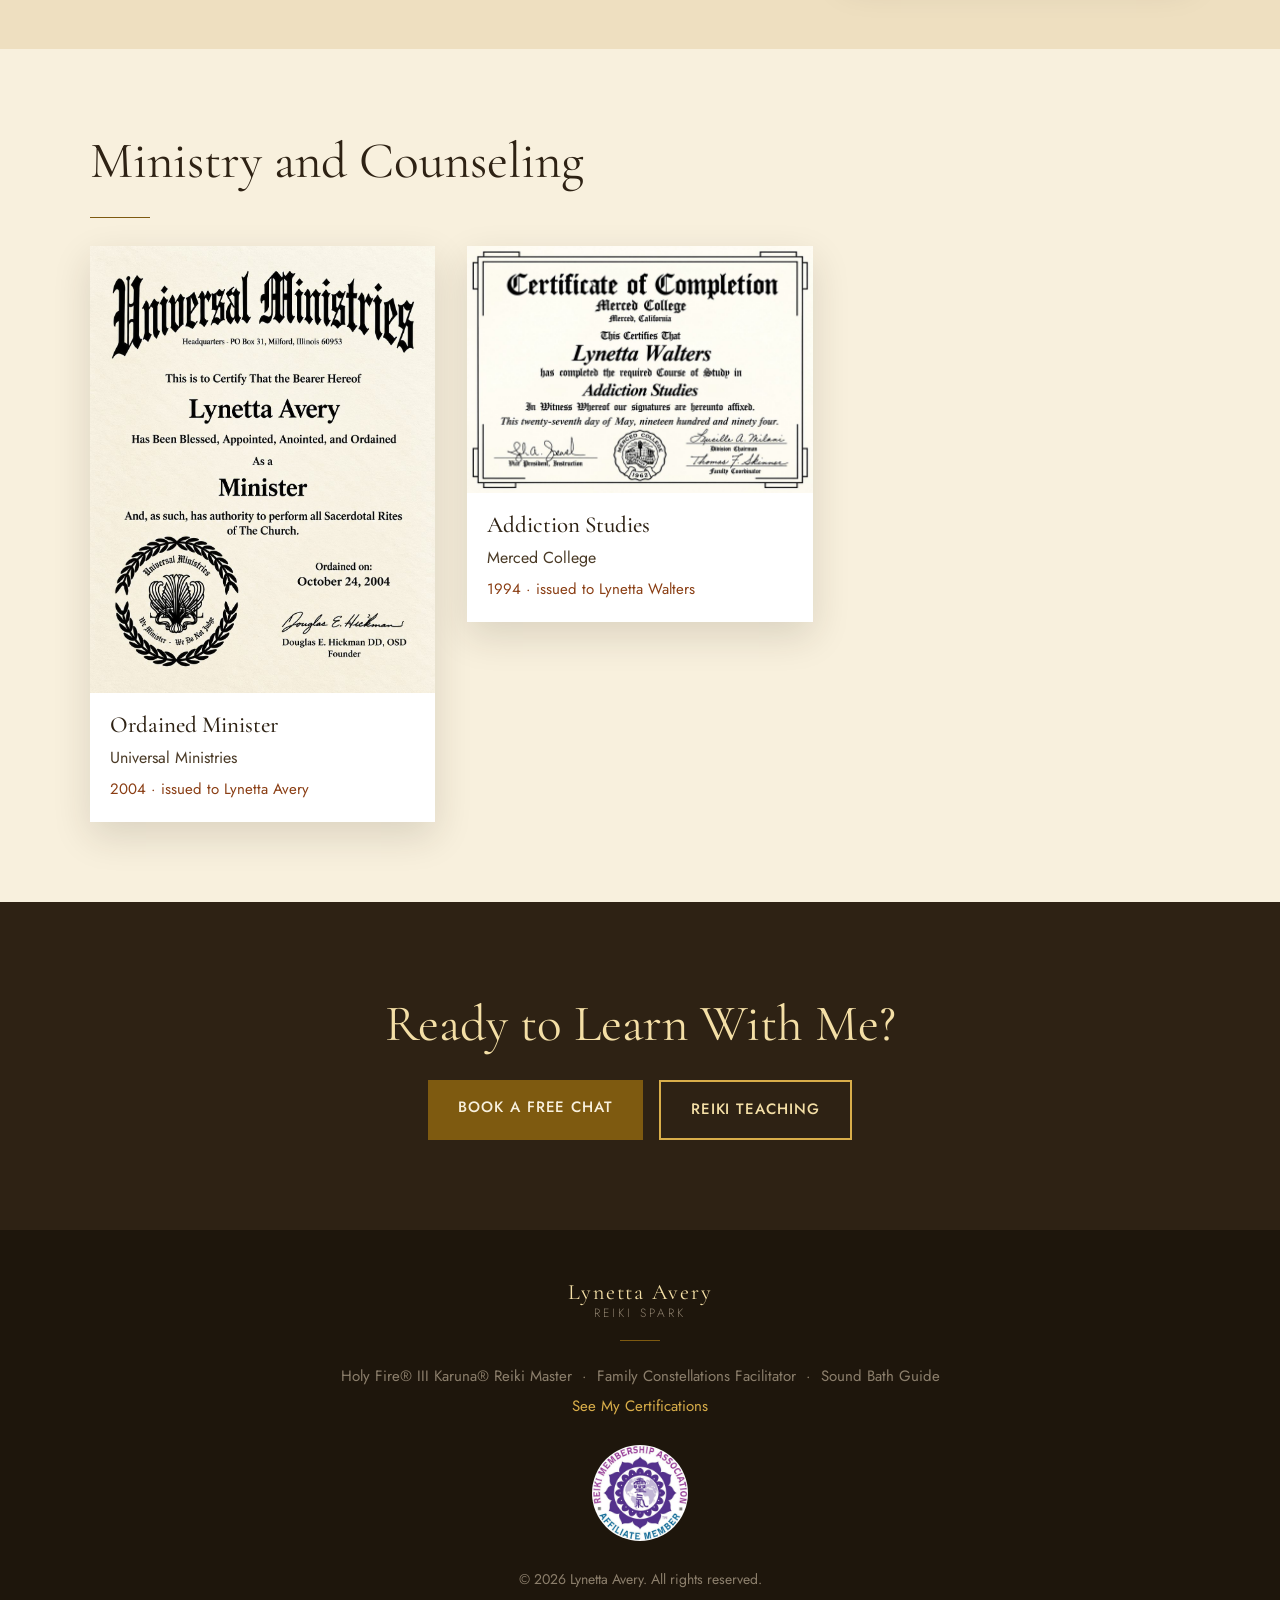
<file: certifications.html>
<!DOCTYPE html>
<html lang="en">
<head>
<meta charset="UTF-8">
<meta name="viewport" content="width=device-width, initial-scale=1.0">
<title>Certifications | Lynetta Avery, Reiki Spark</title>
<meta name="description" content="Certifications held by Lynetta Avery, Reiki Spark: Holy Fire® III Karuna Reiki® Master, Usui Reiki Master-Teacher, ThetaHealing®, Matrix Energetics®, coaching, yoga teacher training, massage therapy and more.">
<link rel="canonical" href="https://lynettaavery.com/certifications.html">
<link rel="icon" type="image/svg+xml" href="favicon.svg">
<meta property="og:type" content="website">
<meta property="og:url" content="https://lynettaavery.com/certifications.html">
<meta property="og:title" content="Certifications | Lynetta Avery, Reiki Spark">
<meta property="og:description" content="Over 30 years of training in Reiki, energy healing, coaching, yoga and bodywork.">
<meta property="og:image" content="https://lynettaavery.com/certificates/holy-fire-karuna-reiki-master-2020.jpg">
<meta name="twitter:card" content="summary_large_image">
<link rel="stylesheet" href="style.css">
<style>
.cred-hero { background: var(--chocolate); padding: 150px 40px 80px; text-align: center; }
.cred-hero .container { max-width: 760px; }
.cred-hero h1 { color: var(--cream); margin-bottom: 18px; }
.cred-hero p { color: var(--grey-light); font-size: 19px; }
.names { background: var(--fall-glow); text-align: center; padding: 60px 40px; }
.names .container { max-width: 720px; }
.names h2 { color: #FFF6E0; margin-bottom: 18px; }
.names p { color: #FFF3DC; font-size: 20px; margin-bottom: 16px; }
.names .wink { font-family: 'Cormorant Garamond', serif; font-style: italic; font-size: 30px; color: #FFF6E0; line-height: 1.35; margin-top: 10px; }
.cert-group { padding: 80px 40px; }
.cert-group:nth-of-type(odd) { background: var(--cream-dark); }
.cert-group h2 { color: var(--chocolate); }
.cert-grid { display: grid; grid-template-columns: repeat(3, 1fr); gap: 32px; margin-top: 28px; align-items: start; }
.cert { margin: 0; background: #fff; box-shadow: 0 14px 36px rgba(46,34,20,0.14); }
.cert img { width: 100%; display: block; }
.cert figcaption { padding: 18px 20px 22px; font-size: 16px; color: var(--text-mid); line-height: 1.5; }
.cert figcaption strong { display: block; font-family: 'Cormorant Garamond', serif; font-size: 23px; font-weight: 500; color: var(--chocolate); line-height: 1.25; margin-bottom: 6px; }
.cert-meta { display: block; margin-top: 8px; font-size: 15px; color: var(--wine); }
.cred-cta { background: var(--chocolate); text-align: center; }
.cred-cta h2 { color: var(--gold-pale); margin-bottom: 24px; }
@media (max-width: 960px) { .cert-grid { grid-template-columns: 1fr 1fr; } }
@media (max-width: 620px) { .cert-grid { grid-template-columns: 1fr; } .cred-hero { padding: 110px 20px 60px; } .cert-group { padding: 60px 20px; } }
</style>
</head>
<body>
<nav>
<a href="index.html" class="logo">Lynetta Avery<span>Reiki Spark</span></a>
<button class="hamburger" aria-label="Menu" onclick="toggleNav()"><span></span><span></span><span></span></button>
<ul class="nav-links" id="navLinks">
<li><a href="index.html">Home</a></li>
<li><a href="reiki.html">Reiki Teaching</a></li>
<li><a href="certifications.html" class="active">Certifications</a></li>
<li><a href="services.html">Family Constellations</a></li>
<li><a href="events.html">Events</a></li>
<li><a href="index.html#contact">Contact</a></li>
</ul>
</nav>

<section class="cred-hero">
<div class="container">
<span class="section-label" style="color:var(--gold-light);">Over 30 Years of Training</span>
<h1>Certifications</h1>
<p>Reiki, energy healing, coaching, yoga, bodywork and ministry. Tap any certificate to see it full size.</p>
</div>
</section>

<section class="names">
<div class="container">
<h2>A Note About My Names</h2>
<p>My certificates show the names Avery, Walters, Denniston and Mariah. They are all me. My birth name is Lynetta Ann Avery.</p>
</div>
</section>

<section class="cert-group">
<div class="container">
<h2>Reiki</h2>
<div class="divider"></div>
<div class="cert-grid">
<figure class="cert">
<a href="certificates/holy-fire-karuna-reiki-master-2020.jpg" target="_blank" rel="noopener"><img src="certificates/holy-fire-karuna-reiki-master-2020.jpg" alt="Registered Holy Fire® III Karuna Reiki® Master certificate, 2020" loading="lazy"></a>
<figcaption><strong>Registered Holy Fire® III Karuna Reiki® Master</strong>Reiki Membership Association, taught by Kelli M. Herbert<span class="cert-meta">2020 &middot; issued to Lynetta Ann Avery</span></figcaption>
</figure>
<figure class="cert">
<a href="certificates/usui-reiki-master-teacher-2014.jpg" target="_blank" rel="noopener"><img src="certificates/usui-reiki-master-teacher-2014.jpg" alt="Reiki Master-Teacher, Usui Shiki Ryoho certificate, 2014" loading="lazy"></a>
<figcaption><strong>Reiki Master-Teacher, Usui Shiki Ryoho</strong>Taught by Fidelia Aviña, Reiki Master-Teacher<span class="cert-meta">2014 &middot; issued to Lynetta Denniston</span></figcaption>
</figure>
<figure class="cert">
<a href="certificates/usui-reiki-1-2001.jpg" target="_blank" rel="noopener"><img src="certificates/usui-reiki-1-2001.jpg" alt="First Degree Reiki, Usui Shiki Ryoho certificate, 2001" loading="lazy"></a>
<figcaption><strong>First Degree Reiki, Usui Shiki Ryoho</strong>Dr. Thomas F. Ahern, Jr., Traditional Usui Reiki Master<span class="cert-meta">2001 &middot; issued to Lynetta Avery</span></figcaption>
</figure>
</div>
</div>
</section>
<section class="cert-group">
<div class="container">
<h2>Energy Healing and Coaching</h2>
<div class="divider"></div>
<div class="cert-grid">
<figure class="cert">
<a href="certificates/thetahealing-advanced-dna-2020.jpg" target="_blank" rel="noopener"><img src="certificates/thetahealing-advanced-dna-2020.jpg" alt="ThetaHealing® Advanced DNA Practitioner certificate, 2020" loading="lazy"></a>
<figcaption><strong>ThetaHealing® Advanced DNA Practitioner</strong>ThetaHealing Institute of Knowledge, taught by Kathleen Krantz MS<span class="cert-meta">2020 &middot; issued to Lynetta Ann Avery</span></figcaption>
</figure>
<figure class="cert">
<a href="certificates/matrix-energetics-2012.jpg" target="_blank" rel="noopener"><img src="certificates/matrix-energetics-2012.jpg" alt="Matrix Energetics® Levels 1 and 2 certificate, 2012" loading="lazy"></a>
<figcaption><strong>Matrix Energetics® Levels 1 and 2</strong>Dr. Richard Bartlett, developer of Matrix Energetics, 24 CE contact hours<span class="cert-meta">2012 &middot; issued to Lynetta Denniston</span></figcaption>
</figure>
<figure class="cert">
<a href="certificates/transformational-coaching-2009.jpg" target="_blank" rel="noopener"><img src="certificates/transformational-coaching-2009.jpg" alt="Integral Coaching Training Program, Advanced Level certificate, 2008 to 2009" loading="lazy"></a>
<figcaption><strong>Integral Coaching Training Program, Advanced Level</strong>Institute of Transpersonal Psychology, 148 hours<span class="cert-meta">2008 to 2009 &middot; issued to Lynetta Denniston</span></figcaption>
</figure>
</div>
</div>
</section>
<section class="cert-group">
<div class="container">
<h2>Body and Movement</h2>
<div class="divider"></div>
<div class="cert-grid">
<figure class="cert">
<a href="certificates/yoga-teacher-training-2006.jpg" target="_blank" rel="noopener"><img src="certificates/yoga-teacher-training-2006.jpg" alt="200 Hour Yoga Teacher Training certificate, 2006" loading="lazy"></a>
<figcaption><strong>200 Hour Yoga Teacher Training</strong>Mount Madonna Center, Yoga Alliance RYS 200<span class="cert-meta">2006 &middot; issued to Lynetta Avery (spirit name Mariah)</span></figcaption>
</figure>
<figure class="cert">
<a href="certificates/thai-massage-2009.jpg" target="_blank" rel="noopener"><img src="certificates/thai-massage-2009.jpg" alt="Traditional Thai Massage, 50 hours certificate, 2009" loading="lazy"></a>
<figcaption><strong>Traditional Thai Massage, 50 hours</strong>School of Thai Therapeutics<span class="cert-meta">2009 &middot; issued to Lynetta Denniston</span></figcaption>
</figure>
<figure class="cert">
<a href="certificates/aherns-massage-300hr-2001.jpg" target="_blank" rel="noopener"><img src="certificates/aherns-massage-300hr-2001.jpg" alt="Certified Massage Therapist, 300 hours certificate, 2001" loading="lazy"></a>
<figcaption><strong>Certified Massage Therapist, 300 hours</strong>Ahern's Massage Therapy School<span class="cert-meta">2001 &middot; issued to Lynetta Avery</span></figcaption>
</figure>
</div>
</div>
</section>
<section class="cert-group">
<div class="container">
<h2>Ministry and Counseling</h2>
<div class="divider"></div>
<div class="cert-grid">
<figure class="cert">
<a href="certificates/universal-ministries-minister-2004.jpg" target="_blank" rel="noopener"><img src="certificates/universal-ministries-minister-2004.jpg" alt="Ordained Minister certificate, 2004" loading="lazy"></a>
<figcaption><strong>Ordained Minister</strong>Universal Ministries<span class="cert-meta">2004 &middot; issued to Lynetta Avery</span></figcaption>
</figure>
<figure class="cert">
<a href="certificates/merced-addiction-studies-1994.jpg" target="_blank" rel="noopener"><img src="certificates/merced-addiction-studies-1994.jpg" alt="Addiction Studies certificate, 1994" loading="lazy"></a>
<figcaption><strong>Addiction Studies</strong>Merced College<span class="cert-meta">1994 &middot; issued to Lynetta Walters</span></figcaption>
</figure>
</div>
</div>
</section>

<section class="cred-cta">
<div class="container">
<h2>Ready to Learn With Me?</h2>
<div style="display:flex; gap:16px; flex-wrap:wrap; justify-content:center;">
<a href="https://calendly.com/markandlynetta/15-minute-chat-lynetta" target="_blank" rel="noopener" class="btn btn-gold">Book a Free Chat</a>
<a href="reiki.html" class="btn btn-outline">Reiki Teaching</a>
</div>
</div>
</section>

<footer>
<a href="index.html" class="logo">Lynetta Avery<span style="color:var(--grey);">Reiki Spark</span></a>
<div style="margin:20px auto; width:40px; height:1px; background:var(--gold);"></div>
<p>Holy Fire® III Karuna® Reiki Master &nbsp;&middot;&nbsp; Family Constellations Facilitator &nbsp;&middot;&nbsp; Sound Bath Guide</p>
<p class="footer-cred"><a href="certifications.html">See My Certifications</a></p>
<img class="badge-ra" src="reiki-membership-affiliate.jpg" alt="Reiki Membership Association Affiliate Member" style="width:96px;height:96px;margin:24px auto 0;">
<p style="margin-top:24px; font-size:14px;">&copy; 2026 Lynetta Avery. All rights reserved.</p>
</footer>
<script>function toggleNav() { document.getElementById('navLinks').classList.toggle('open'); }</script>
</body>
</html>
</file>
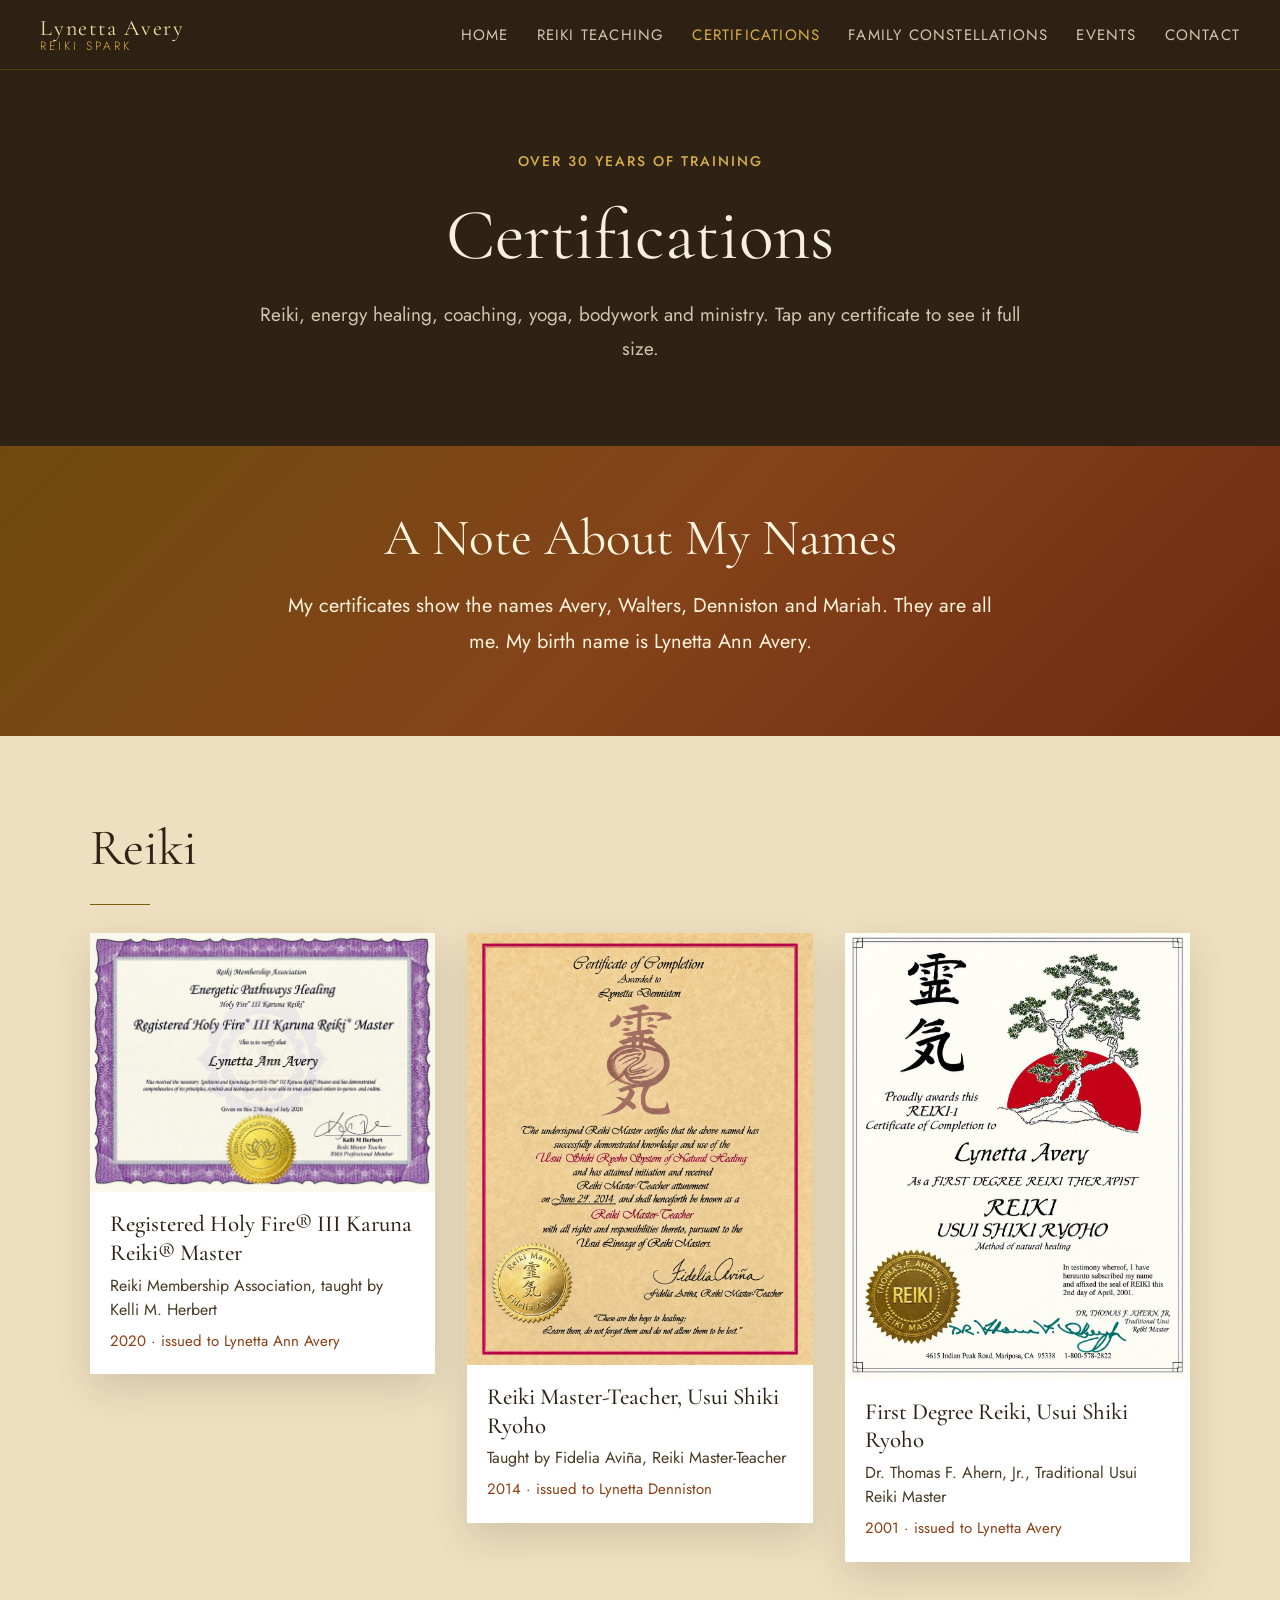
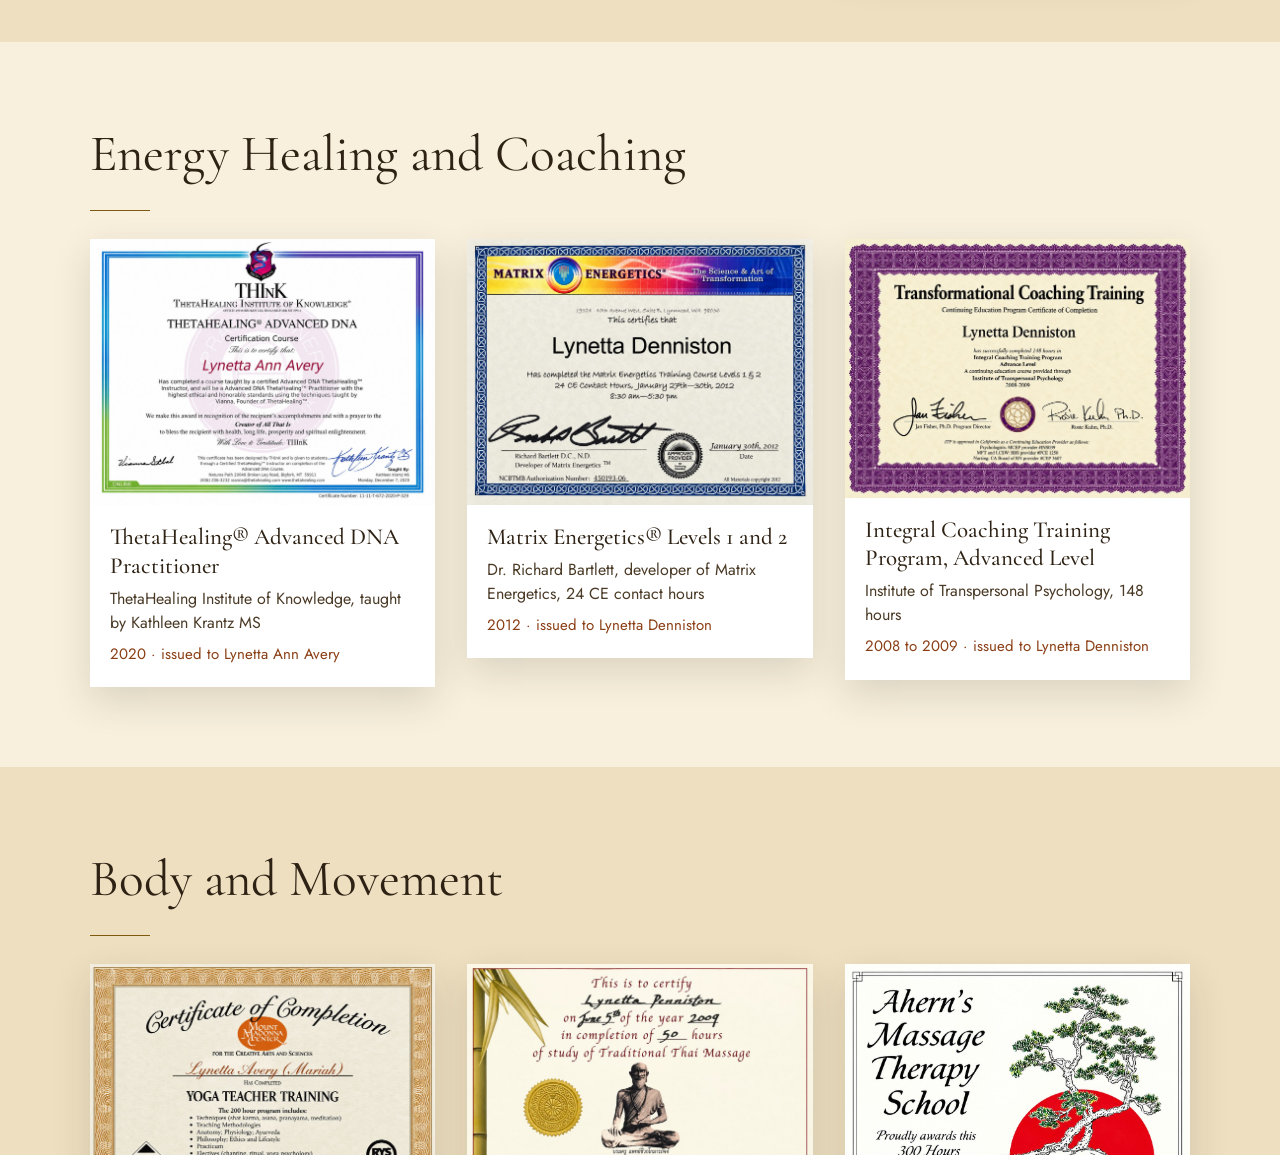
<file: credentials.html>
<!DOCTYPE html>
<html lang="en">
<head>
<meta charset="UTF-8">
<title>Certifications | Lynetta Avery</title>
<link rel="canonical" href="https://lynettaavery.com/certifications.html">
<meta http-equiv="refresh" content="0; url=certifications.html">
<meta name="robots" content="noindex">
</head>
<body><p>This page has moved to <a href="certifications.html">Certifications</a>.</p></body>
</html>
</file>
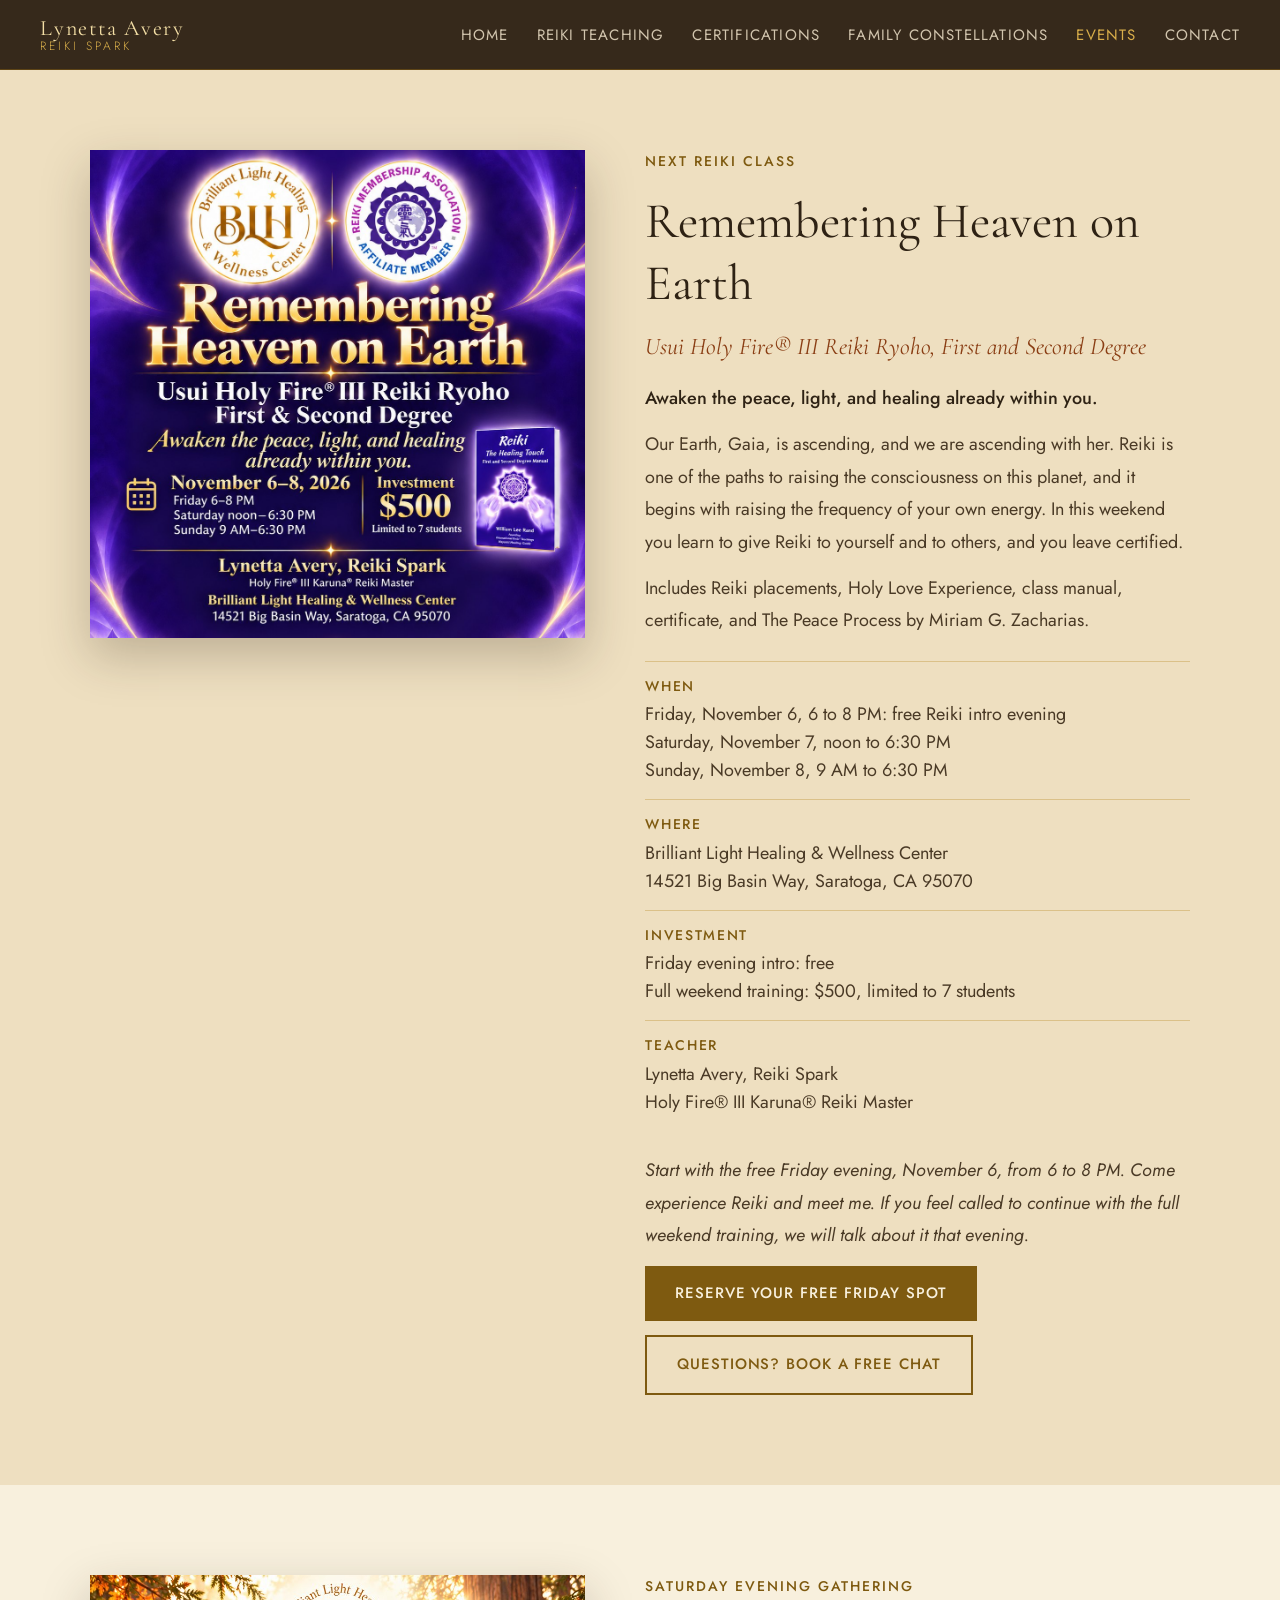
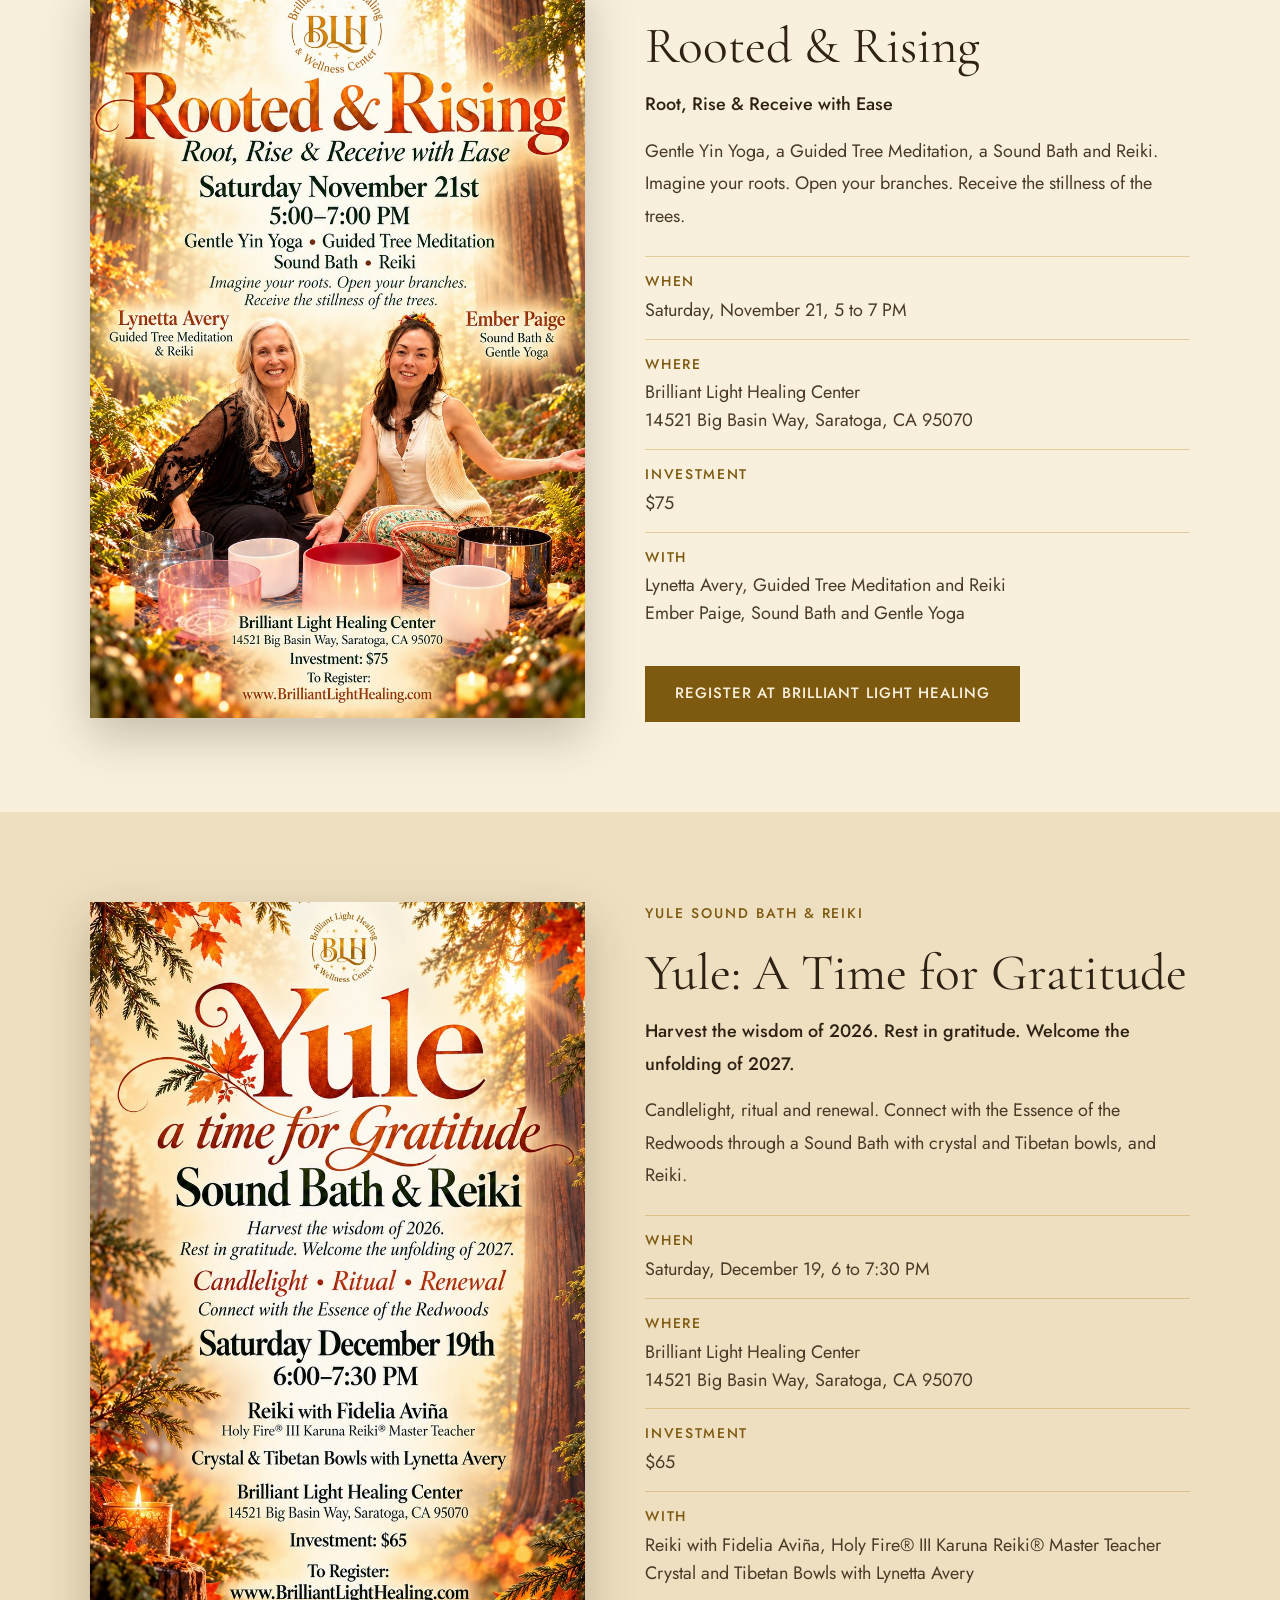
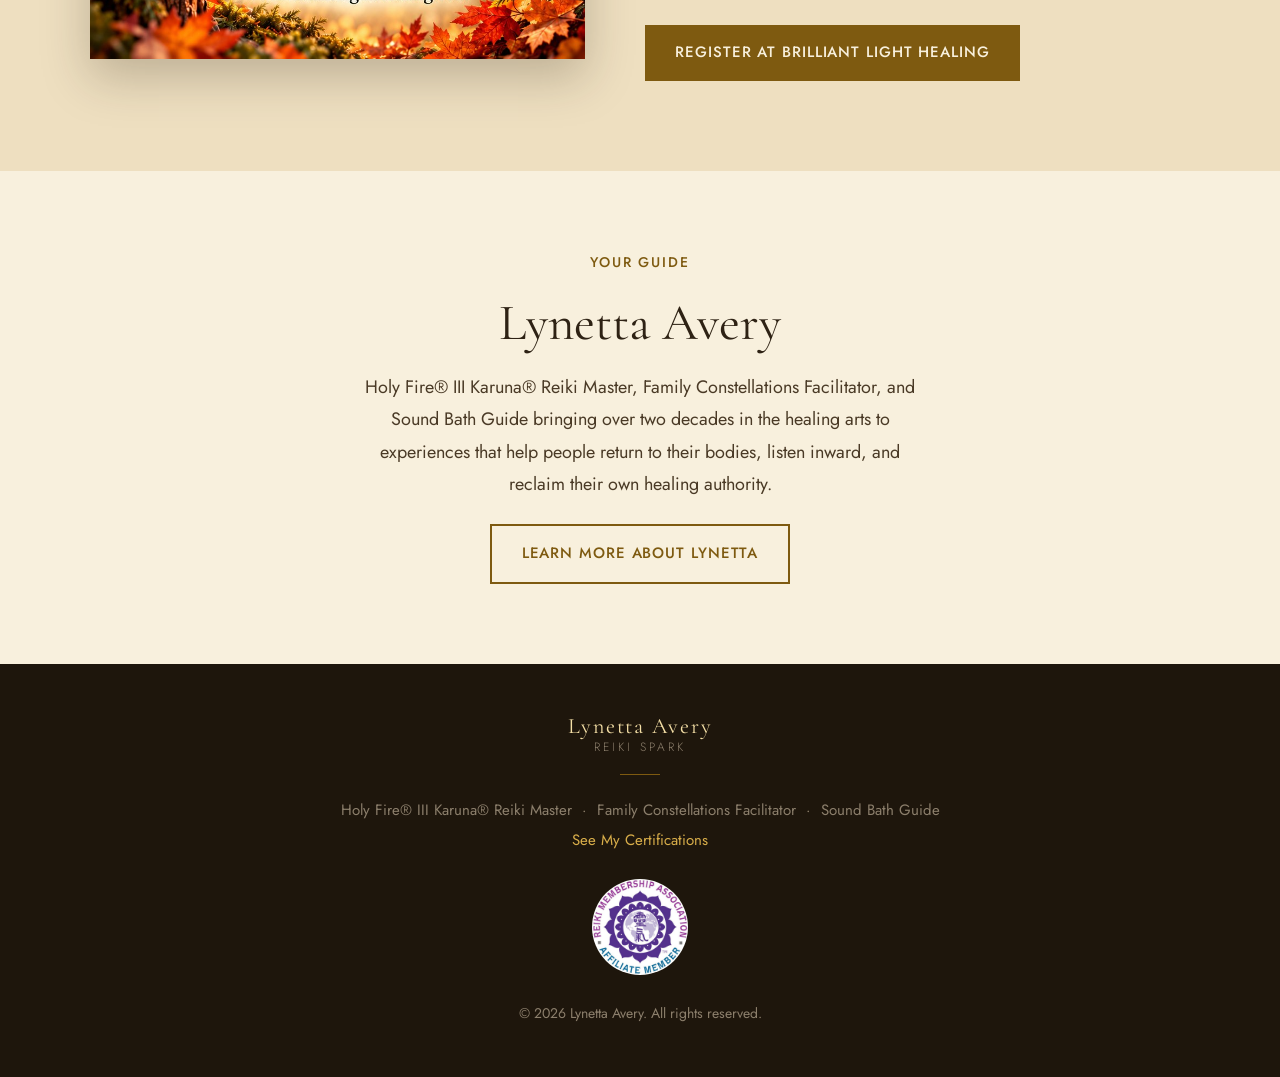
<file: events.html>
<!DOCTYPE html>
<html lang="en">
<head>
  <meta charset="UTF-8">
  <meta name="viewport" content="width=device-width, initial-scale=1.0">
  <title>Reiki, Sound Bath and Family Constellations Events | Lynetta Avery</title>
  <meta name="description" content="Upcoming retreats, Reiki classes and Family Constellations group events with Lynetta Avery near San Jose, Saratoga, Campbell &amp; Santa Cruz County. See dates, locations &amp; reserve your spot.">
  <link rel="canonical" href="https://lynettaavery.com/events.html">
  <link rel="icon" type="image/svg+xml" href="favicon.svg">
  <meta property="og:type" content="website">
  <meta property="og:url" content="https://lynettaavery.com/events.html">
  <meta property="og:title" content="Reiki, Sound Bath and Family Constellations Events | Lynetta Avery">
  <meta property="og:description" content="Upcoming retreats, Reiki classes and group events with Lynetta Avery, serving the South Bay and Santa Cruz County.">
  <meta property="og:image" content="https://lynettaavery.com/hero-family-constellations.jpg">
  <meta name="twitter:card" content="summary_large_image">
  <link rel="stylesheet" href="style.css">
  <style>
    .coming-soon { background: var(--cream); padding: 170px 40px 100px; text-align: center; }
    .coming-soon h1 { color: var(--chocolate); margin-bottom: 16px; }
    .coming-soon p { max-width: 560px; margin: 0 auto 32px; font-size: 16px; }
    .events-grid { display: grid; grid-template-columns: repeat(auto-fill, minmax(300px, 1fr)); gap: 32px; max-width: 1100px; margin: 40px auto 0; text-align: left; }
    .event-card { background: var(--chocolate); overflow: hidden; display: flex; flex-direction: column; box-shadow: 0 18px 45px rgba(58,38,32,0.12); transition: transform 0.3s; }
    .event-card:hover { transform: translateY(-4px); }
    .event-card img { width: 100%; height: 180px; object-fit: cover; display: block; }
    .event-card-body { padding: 24px 24px 28px; flex: 1; display: flex; flex-direction: column; }
    .event-card-date { font-size: 14px; letter-spacing: 0.15em; text-transform: uppercase; color: var(--gold-light); margin-bottom: 10px; }
    .event-card h3 { color: var(--gold-pale); font-size: 22px; margin-bottom: 10px; }
    .event-card-location { font-size: 16px; color: var(--grey-light); margin-bottom: 16px; }
    .event-card-desc { font-size: 16px; color: var(--grey-light); line-height: 1.6; margin-bottom: 20px; flex: 1; }
    .event-card .btn { align-self: flex-start; }
    .events-loading, .events-empty { grid-column: 1 / -1; text-align: center; color: var(--text-mid); padding: 40px 0; }
    .facilitators { background: var(--cream); padding: 80px 40px; text-align: center; }
    .featured-class { background: var(--cream-dark); padding: 90px 40px; }
    #reiki-nov-2026 { padding-top: 150px; }
    .fc-grid { display: grid; grid-template-columns: 1fr 1.1fr; gap: 60px; align-items: start; }
    .fc-flyer img { width: 100%; display: block; box-shadow: 0 18px 45px rgba(46,34,20,0.25); }
    .fc-text h1 { color: var(--chocolate); font-size: clamp(34px, 4vw, 50px); margin-bottom: 10px; }
    .fc-cert { font-family: 'Cormorant Garamond', serif; font-style: italic; font-size: 24px; color: var(--wine); margin-bottom: 14px; }
    .fc-tag { font-weight: 500; color: var(--chocolate); }
    .fc-text p { margin-bottom: 14px; }
    .fc-facts { list-style: none; padding: 0; margin: 24px 0; }
    .fc-facts li { padding: 14px 0; border-top: 1px solid rgba(184,138,36,0.35); font-size: 18px; color: var(--text-mid); line-height: 1.55; }
    .fc-facts strong { display: block; font-size: 14px; letter-spacing: 0.12em; text-transform: uppercase; color: var(--gold); font-weight: 500; margin-bottom: 4px; }
    .fc-how { font-style: italic; }
    @media (max-width: 900px) { .featured-class { padding: 60px 20px; } #reiki-nov-2026 { padding-top: 110px !important; } .fc-grid { grid-template-columns: 1fr; gap: 36px; } }
    .coming-soon { padding-top: 90px !important; }
    .retreat { background: var(--cream); padding: 90px 40px; }
    @media (max-width: 900px) { .retreat { padding: 60px 20px; } }
  </style>
</head>
<body>
<nav>
  <a href="index.html" class="logo">Lynetta Avery<span>Reiki Spark</span></a>
  <button class="hamburger" aria-label="Menu" onclick="toggleNav()"><span></span><span></span><span></span></button>
  <ul class="nav-links" id="navLinks">
<li><a href="index.html">Home</a></li>
<li><a href="reiki.html">Reiki Teaching</a></li>
<li><a href="certifications.html">Certifications</a></li>
<li><a href="services.html">Family Constellations</a></li>
<li><a href="events.html" class="active">Events</a></li>
<li><a href="index.html#contact">Contact</a></li>
</ul>
</nav>

<section class="featured-class" id="reiki-nov-2026">
  <div class="container fc-grid">
    <div class="fc-flyer"><img src="reiki-heaven-on-earth-nov-2026.jpg" alt="Flyer: Remembering Heaven on Earth, Usui Holy Fire III Reiki Ryoho First and Second Degree, November 6 to 8, 2026, Saratoga"></div>
    <div class="fc-text">
      <span class="section-label">Next Reiki Class</span>
      <h1>Remembering Heaven on Earth</h1>
      <p class="fc-cert">Usui Holy Fire® III Reiki Ryoho, First and Second Degree</p>
      <p class="fc-tag">Awaken the peace, light, and healing already within you.</p>
      <p>Our Earth, Gaia, is ascending, and we are ascending with her. Reiki is one of the paths to raising the consciousness on this planet, and it begins with raising the frequency of your own energy. In this weekend you learn to give Reiki to yourself and to others, and you leave certified.</p>
      <p>Includes Reiki placements, Holy Love Experience, class manual, certificate, and The Peace Process by Miriam G. Zacharias.</p>
      <ul class="fc-facts">
        <li><strong>When</strong>Friday, November 6, 6 to 8 PM: free Reiki intro evening<br>Saturday, November 7, noon to 6:30 PM<br>Sunday, November 8, 9 AM to 6:30 PM</li>
        <li><strong>Where</strong>Brilliant Light Healing &amp; Wellness Center<br>14521 Big Basin Way, Saratoga, CA 95070</li>
        <li><strong>Investment</strong>Friday evening intro: free<br>Full weekend training: $500, limited to 7 students</li>
        <li><strong>Teacher</strong>Lynetta Avery, Reiki Spark<br>Holy Fire® III Karuna® Reiki Master</li>
      </ul>
      <p class="fc-how">Start with the free Friday evening, November 6, from 6 to 8 PM. Come experience Reiki and meet me. If you feel called to continue with the full weekend training, we will talk about it that evening.</p>
      <div style="display:flex; gap:14px; flex-wrap:wrap;">
        <a href="https://www.eventbrite.com/o/lynetta-avery-60036905983" target="_blank" rel="noopener" class="btn btn-gold">Reserve Your Free Friday Spot</a>
        <a href="https://calendly.com/markandlynetta/15-minute-chat-lynetta" target="_blank" rel="noopener" class="btn btn-outline">Questions? Book a Free Chat</a>
      </div>
    </div>
  </div>
</section>

<section class="retreat" id="rooted-rising-nov-2026" style="background:var(--cream);">
  <div class="container fc-grid">
    <div class="fc-flyer"><img src="rooted-rising-nov-2026.jpg" alt="Flyer: Rooted and Rising, Saturday November 21, 5 to 7 PM, Brilliant Light Healing Center" loading="lazy"></div>
    <div class="fc-text">
      <span class="section-label">Saturday Evening Gathering</span>
      <h2 style="color:var(--chocolate); margin-bottom:10px;">Rooted &amp; Rising</h2>
      <p class="fc-tag">Root, Rise &amp; Receive with Ease</p>
      <p>Gentle Yin Yoga, a Guided Tree Meditation, a Sound Bath and Reiki. Imagine your roots. Open your branches. Receive the stillness of the trees.</p>
      <ul class="fc-facts"><li><strong>When</strong>Saturday, November 21, 5 to 7 PM</li><li><strong>Where</strong>Brilliant Light Healing Center<br>14521 Big Basin Way, Saratoga, CA 95070</li><li><strong>Investment</strong>$75</li><li><strong>With</strong>Lynetta Avery, Guided Tree Meditation and Reiki<br>Ember Paige, Sound Bath and Gentle Yoga</li></ul>
      <a href="https://www.brilliantlighthealing.com" target="_blank" rel="noopener" class="btn btn-gold">Register at Brilliant Light Healing</a>
    </div>
  </div>
</section>

<section class="retreat" id="yule-dec-2026" style="background:var(--cream-dark);">
  <div class="container fc-grid">
    <div class="fc-flyer"><img src="yule-dec-2026.jpg" alt="Flyer: Yule, a time for Gratitude, Sound Bath and Reiki, Saturday December 19, 6 to 7:30 PM" loading="lazy"></div>
    <div class="fc-text">
      <span class="section-label">Yule Sound Bath &amp; Reiki</span>
      <h2 style="color:var(--chocolate); margin-bottom:10px;">Yule: A Time for Gratitude</h2>
      <p class="fc-tag">Harvest the wisdom of 2026. Rest in gratitude. Welcome the unfolding of 2027.</p>
      <p>Candlelight, ritual and renewal. Connect with the Essence of the Redwoods through a Sound Bath with crystal and Tibetan bowls, and Reiki.</p>
      <ul class="fc-facts"><li><strong>When</strong>Saturday, December 19, 6 to 7:30 PM</li><li><strong>Where</strong>Brilliant Light Healing Center<br>14521 Big Basin Way, Saratoga, CA 95070</li><li><strong>Investment</strong>$65</li><li><strong>With</strong>Reiki with Fidelia Aviña, Holy Fire® III Karuna Reiki® Master Teacher<br>Crystal and Tibetan Bowls with Lynetta Avery</li></ul>
      <a href="https://www.brilliantlighthealing.com" target="_blank" rel="noopener" class="btn btn-gold">Register at Brilliant Light Healing</a>
    </div>
  </div>
</section>

<section class="facilitators">
  <div class="container">
    <span class="section-label">Your Guide</span>
    <h2 style="color:var(--chocolate);">Lynetta Avery</h2>
    <p style="max-width:560px; margin:16px auto 0;">Holy Fire® III Karuna® Reiki Master, Family Constellations Facilitator, and Sound Bath Guide bringing over two decades in the healing arts to experiences that help people return to their bodies, listen inward, and reclaim their own healing authority.</p>
    <a href="index.html#bio" class="btn btn-outline" style="margin-top:24px;">Learn More About Lynetta</a>
  </div>
</section>

<footer>
<a href="index.html" class="logo">Lynetta Avery<span style="color:var(--grey);">Reiki Spark</span></a>
<div style="margin:20px auto; width:40px; height:1px; background:var(--gold);"></div>
<p>Holy Fire® III Karuna® Reiki Master &nbsp;&middot;&nbsp; Family Constellations Facilitator &nbsp;&middot;&nbsp; Sound Bath Guide</p>
<p class="footer-cred"><a href="certifications.html">See My Certifications</a></p>
<img class="badge-ra" src="reiki-membership-affiliate.jpg" alt="Reiki Membership Association Affiliate Member" style="width:96px;height:96px;margin:24px auto 0;">
<p style="margin-top:24px; font-size:14px;">&copy; 2026 Lynetta Avery. All rights reserved.</p>
</footer>
<script>function toggleNav() { document.getElementById('navLinks').classList.toggle('open'); }</script>
</body>
</html>
</file>
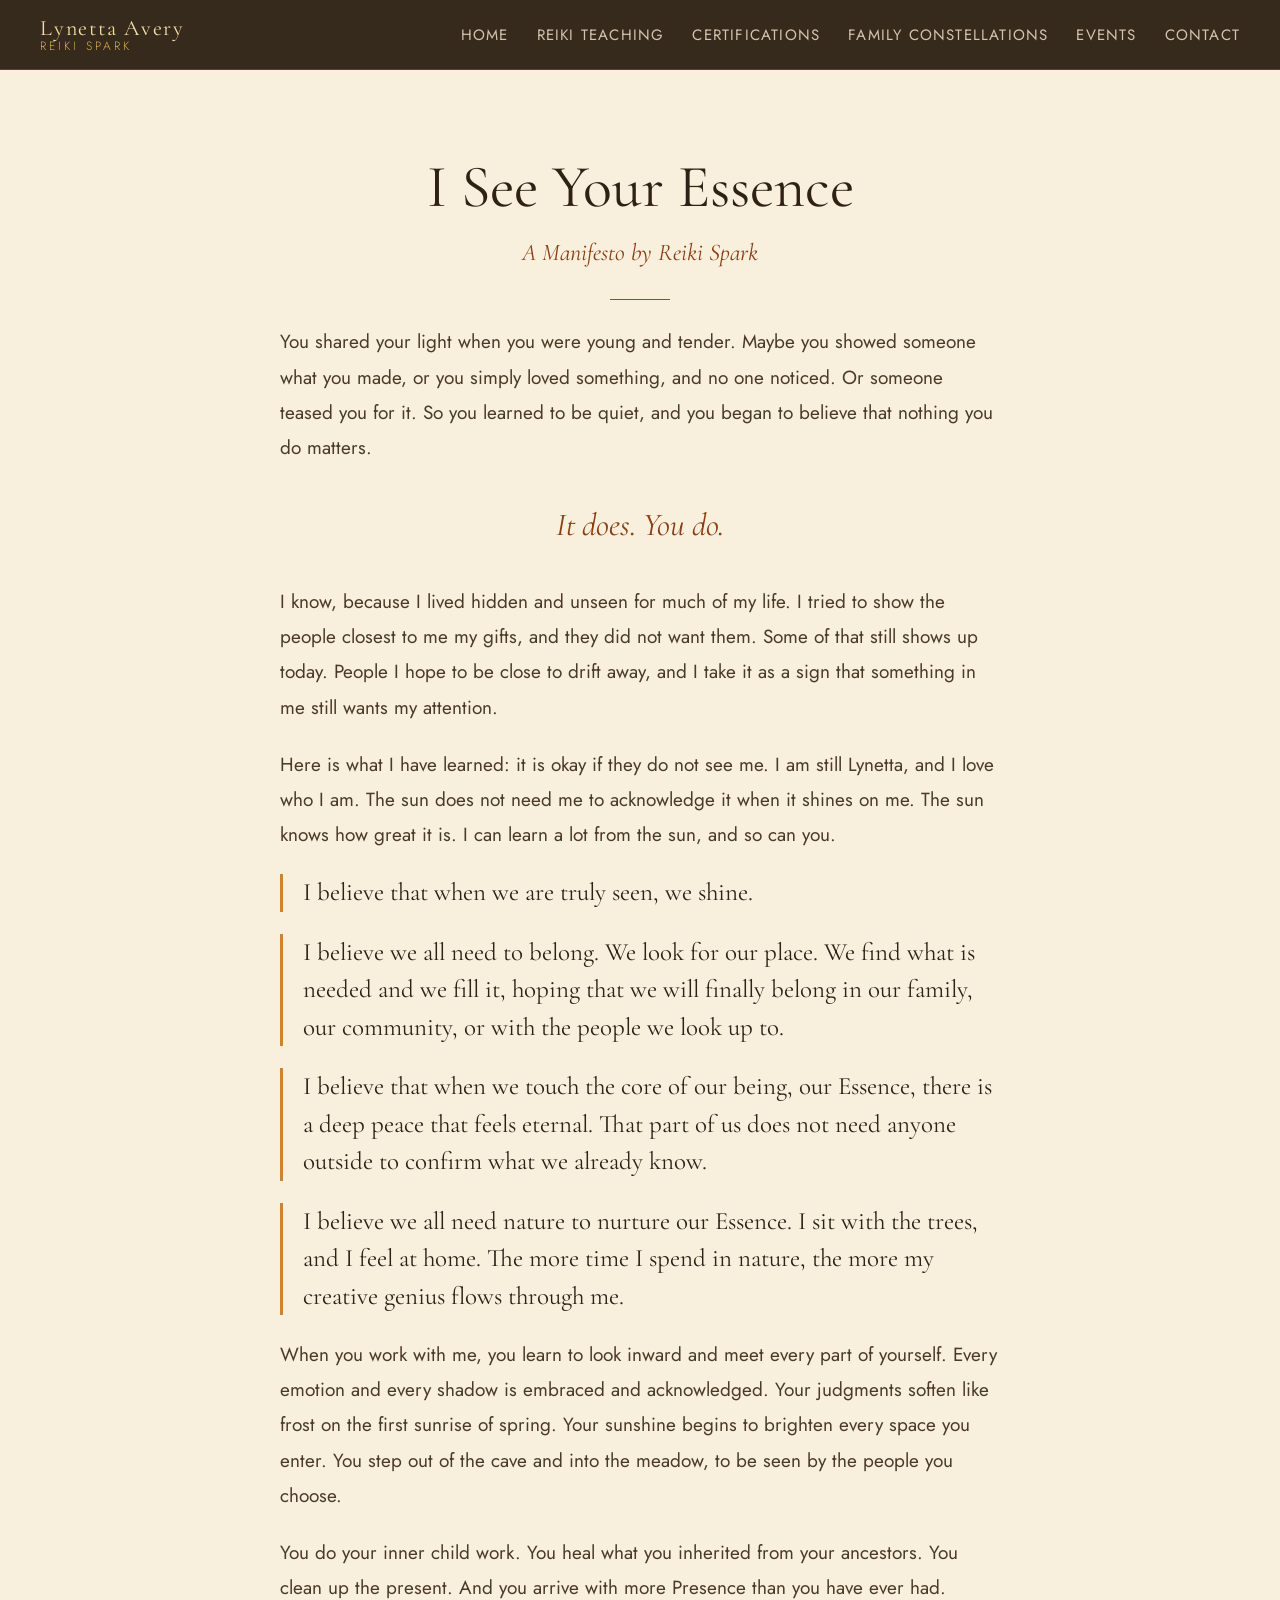
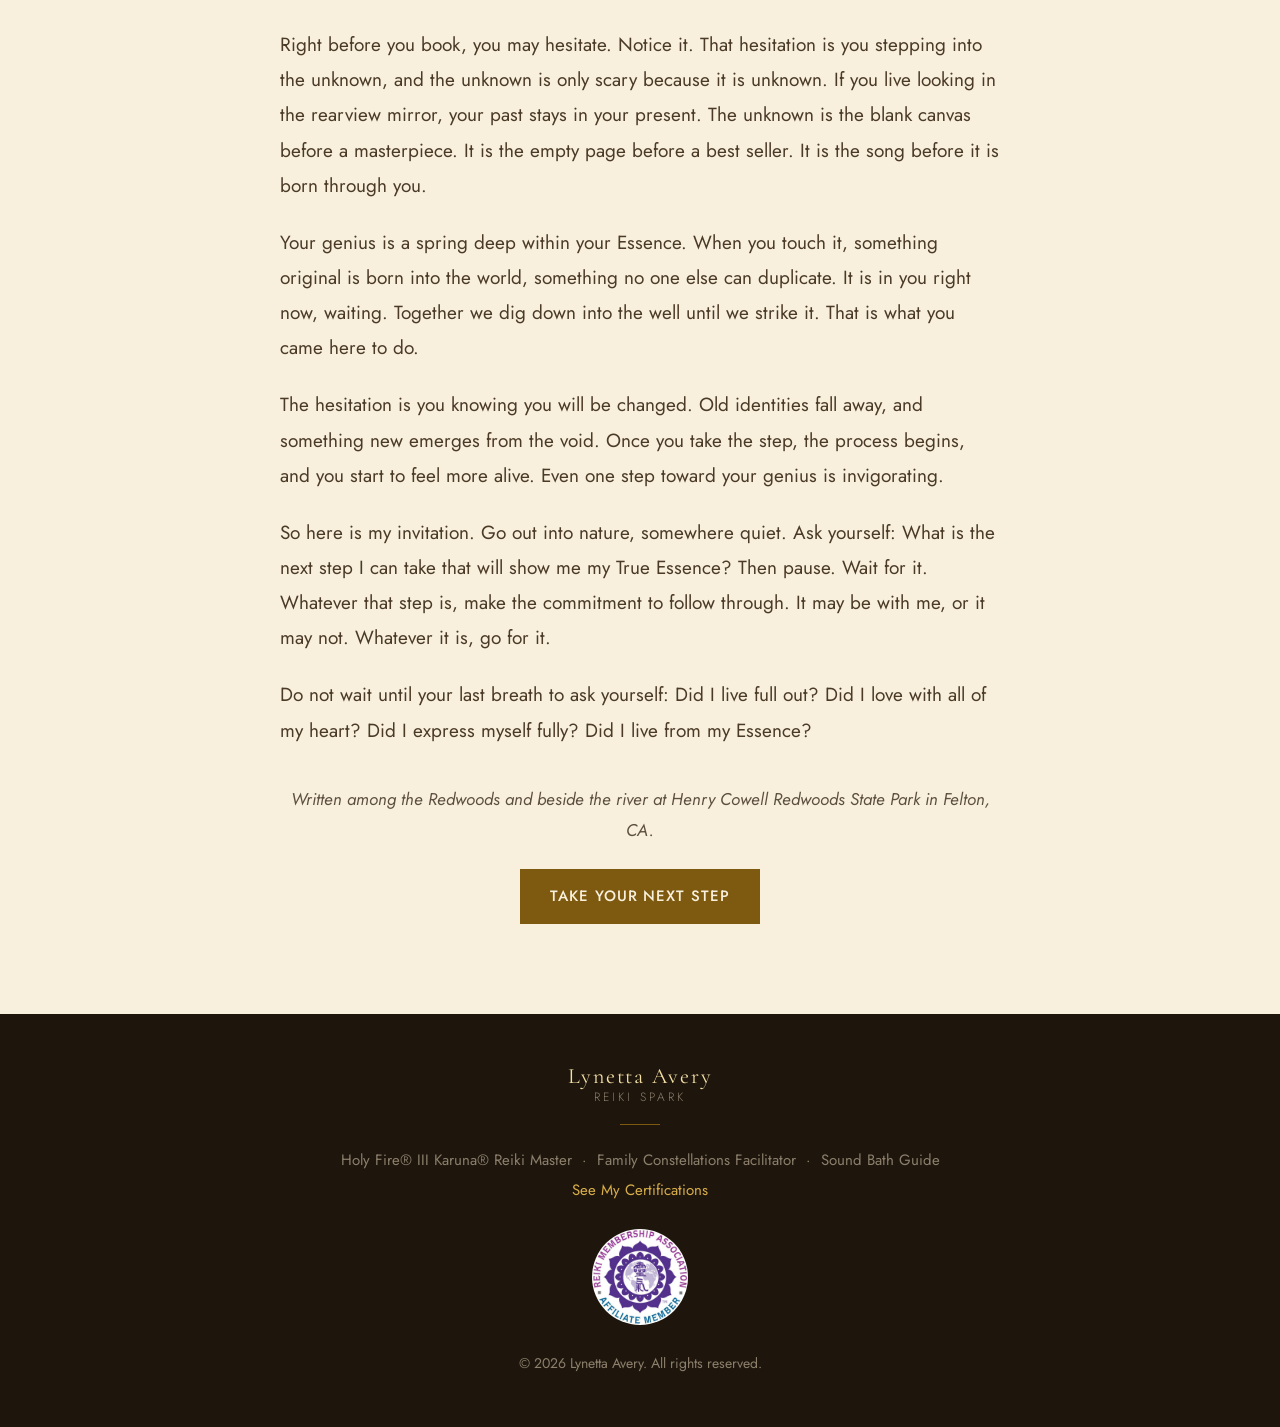
<file: manifesto.html>
<!DOCTYPE html>
<html lang="en">
<head>
<meta charset="UTF-8">
<meta name="viewport" content="width=device-width, initial-scale=1.0">
<title>I See Your Essence | A Manifesto by Reiki Spark</title>
<meta name="description" content="I See Your Essence, a manifesto by Lynetta Avery, Reiki Spark. Written among the redwoods at Henry Cowell Redwoods State Park.">
<link rel="canonical" href="https://lynettaavery.com/manifesto.html">
<link rel="icon" type="image/svg+xml" href="favicon.svg">
<meta property="og:type" content="website">
<meta property="og:url" content="https://lynettaavery.com/manifesto.html">
<meta property="og:title" content="I See Your Essence | A Manifesto by Reiki Spark">
<meta property="og:description" content="A manifesto by Lynetta Avery, Reiki Spark.">
<meta property="og:image" content="https://lynettaavery.com/lynetta-fall.jpg">
<meta name="twitter:card" content="summary_large_image">
<link rel="stylesheet" href="style.css">
<style>
.manifesto { background: var(--cream); }
.manifesto .container { max-width: 720px; }
.manifesto h2 { color: var(--chocolate); text-align: center; font-size: clamp(40px, 5vw, 60px); }
.manifesto .m-sub { text-align: center; font-family: 'Cormorant Garamond', serif; font-style: italic; font-size: 24px; color: var(--wine); margin-top: 6px; }
.manifesto p { font-size: 19px; line-height: 1.85; margin-bottom: 22px; }
.manifesto .m-key { font-family: 'Cormorant Garamond', serif; font-size: 32px; font-style: italic; color: var(--wine); text-align: center; margin: 30px 0; }
.manifesto .m-belief { font-family: 'Cormorant Garamond', serif; font-size: 25px; line-height: 1.5; color: var(--chocolate); border-left: 3px solid var(--amber); padding-left: 20px; }
.manifesto .m-sig { font-style: italic; color: var(--text-light); font-size: 17px; text-align: center; margin-top: 36px; }
.manifesto .btn { display: table; margin: 20px auto 0; }
</style>
</head>
<body>
<nav>
<a href="index.html" class="logo">Lynetta Avery<span>Reiki Spark</span></a>
<button class="hamburger" aria-label="Menu" onclick="toggleNav()"><span></span><span></span><span></span></button>
<ul class="nav-links" id="navLinks">
<li><a href="index.html">Home</a></li>
<li><a href="reiki.html">Reiki Teaching</a></li>
<li><a href="certifications.html">Certifications</a></li>
<li><a href="services.html">Family Constellations</a></li>
<li><a href="events.html">Events</a></li>
<li><a href="index.html#contact">Contact</a></li>
</ul>
</nav>

<section class="manifesto" id="manifesto" style="padding-top:150px;">
<div class="container">
<h2>I See Your Essence</h2>
<p class="m-sub">A Manifesto by Reiki Spark</p>
<div class="divider divider-center"></div>
<p>You shared your light when you were young and tender. Maybe you showed someone what you made, or you simply loved something, and no one noticed. Or someone teased you for it. So you learned to be quiet, and you began to believe that nothing you do matters.</p>
<p class="m-key">It does. You do.</p>
<p>I know, because I lived hidden and unseen for much of my life. I tried to show the people closest to me my gifts, and they did not want them. Some of that still shows up today. People I hope to be close to drift away, and I take it as a sign that something in me still wants my attention.</p>
<p>Here is what I have learned: it is okay if they do not see me. I am still Lynetta, and I love who I am. The sun does not need me to acknowledge it when it shines on me. The sun knows how great it is. I can learn a lot from the sun, and so can you.</p>
<p class="m-belief">I believe that when we are truly seen, we shine.</p>
<p class="m-belief">I believe we all need to belong. We look for our place. We find what is needed and we fill it, hoping that we will finally belong in our family, our community, or with the people we look up to.</p>
<p class="m-belief">I believe that when we touch the core of our being, our Essence, there is a deep peace that feels eternal. That part of us does not need anyone outside to confirm what we already know.</p>
<p class="m-belief">I believe we all need nature to nurture our Essence. I sit with the trees, and I feel at home. The more time I spend in nature, the more my creative genius flows through me.</p>
<p>When you work with me, you learn to look inward and meet every part of yourself. Every emotion and every shadow is embraced and acknowledged. Your judgments soften like frost on the first sunrise of spring. Your sunshine begins to brighten every space you enter. You step out of the cave and into the meadow, to be seen by the people you choose.</p>
<p>You do your inner child work. You heal what you inherited from your ancestors. You clean up the present. And you arrive with more Presence than you have ever had.</p>
<p>Right before you book, you may hesitate. Notice it. That hesitation is you stepping into the unknown, and the unknown is only scary because it is unknown. If you live looking in the rearview mirror, your past stays in your present. The unknown is the blank canvas before a masterpiece. It is the empty page before a best seller. It is the song before it is born through you.</p>
<p>Your genius is a spring deep within your Essence. When you touch it, something original is born into the world, something no one else can duplicate. It is in you right now, waiting. Together we dig down into the well until we strike it. That is what you came here to do.</p>
<p>The hesitation is you knowing you will be changed. Old identities fall away, and something new emerges from the void. Once you take the step, the process begins, and you start to feel more alive. Even one step toward your genius is invigorating.</p>
<p>So here is my invitation. Go out into nature, somewhere quiet. Ask yourself: What is the next step I can take that will show me my True Essence? Then pause. Wait for it. Whatever that step is, make the commitment to follow through. It may be with me, or it may not. Whatever it is, go for it.</p>
<p>Do not wait until your last breath to ask yourself: Did I live full out? Did I love with all of my heart? Did I express myself fully? Did I live from my Essence?</p>
<p class="m-sig">Written among the Redwoods and beside the river at Henry Cowell Redwoods State Park in Felton, CA.</p>
<a href="https://calendly.com/markandlynetta/15-minute-chat-lynetta" target="_blank" rel="noopener" class="btn btn-gold" style="margin-top:20px;">Take Your Next Step</a>
</div>
</section>

<footer>
<a href="index.html" class="logo">Lynetta Avery<span style="color:var(--grey);">Reiki Spark</span></a>
<div style="margin:20px auto; width:40px; height:1px; background:var(--gold);"></div>
<p>Holy Fire® III Karuna® Reiki Master &nbsp;&middot;&nbsp; Family Constellations Facilitator &nbsp;&middot;&nbsp; Sound Bath Guide</p>
<p class="footer-cred"><a href="certifications.html">See My Certifications</a></p>
<img class="badge-ra" src="reiki-membership-affiliate.jpg" alt="Reiki Membership Association Affiliate Member" style="width:96px;height:96px;margin:24px auto 0;">
<p style="margin-top:24px; font-size:14px;">&copy; 2026 Lynetta Avery. All rights reserved.</p>
</footer>
<script>function toggleNav() { document.getElementById('navLinks').classList.toggle('open'); }</script>
</body>
</html>
</file>
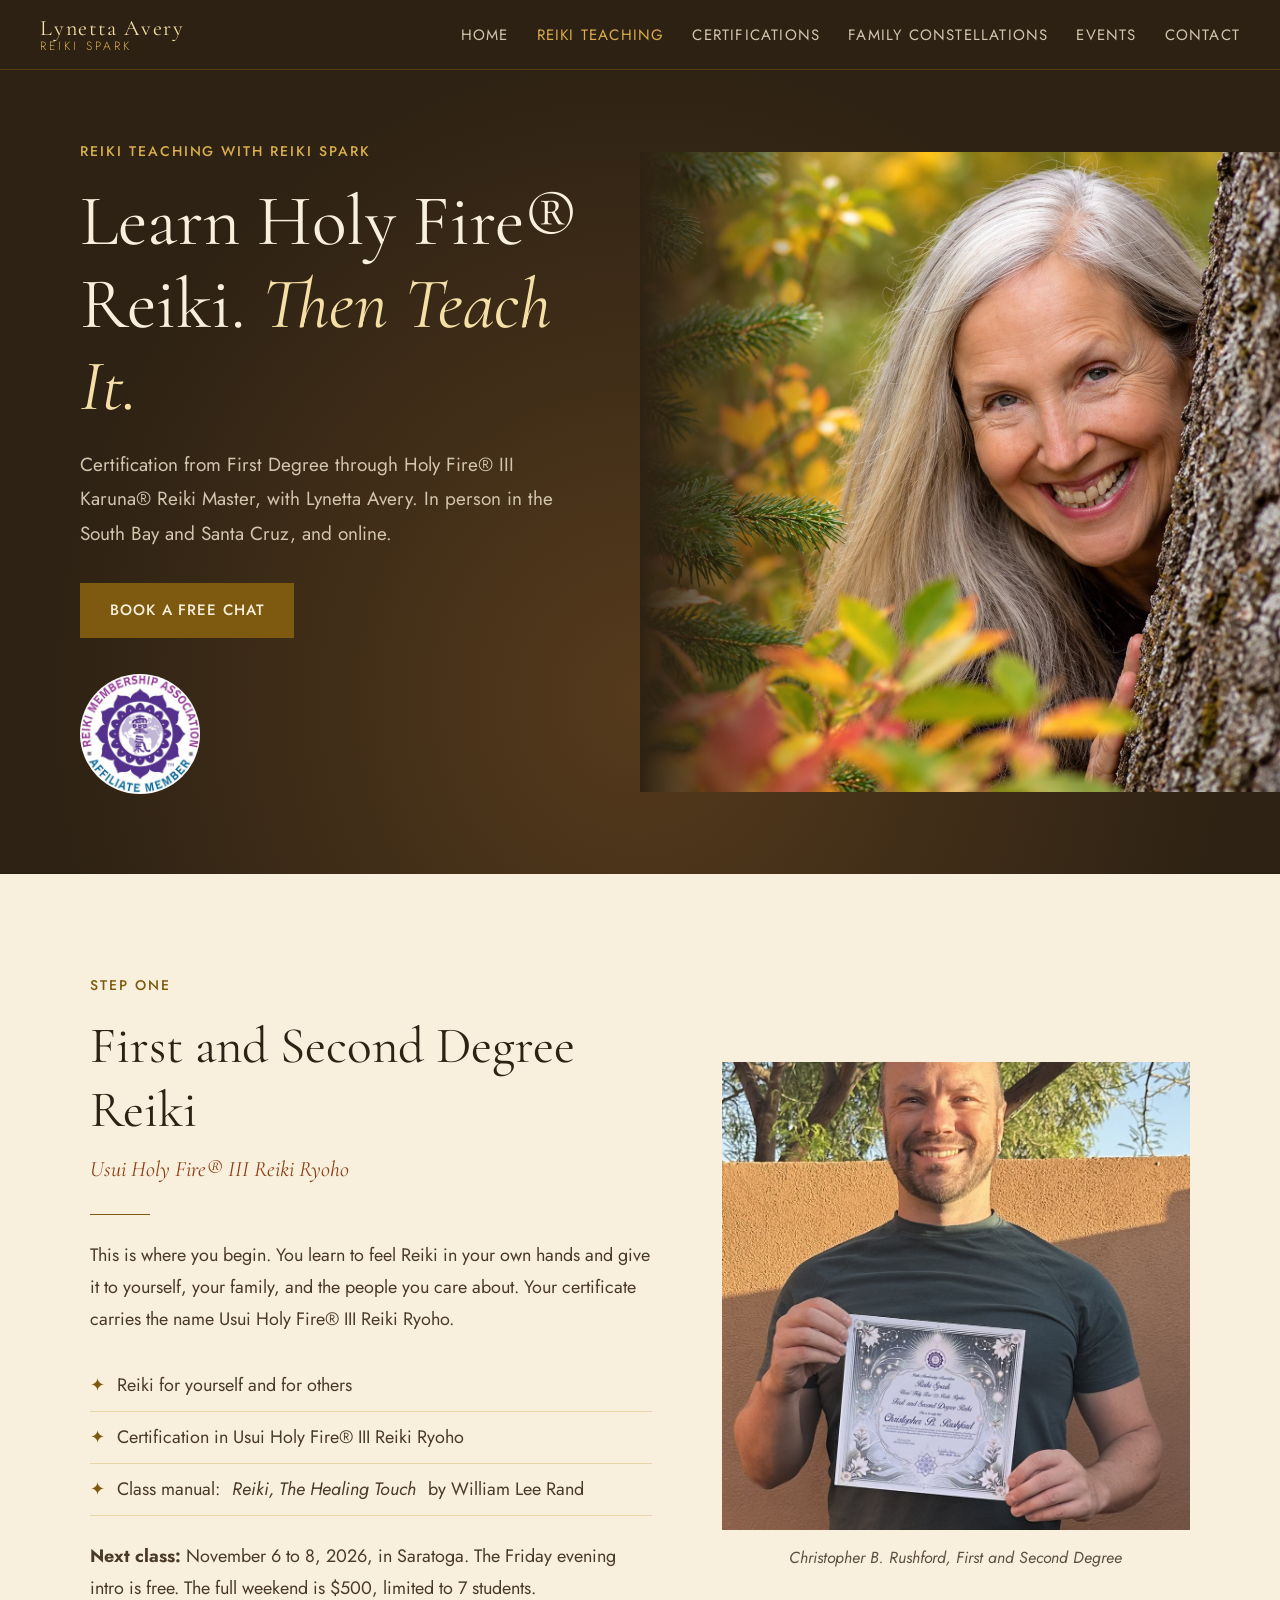
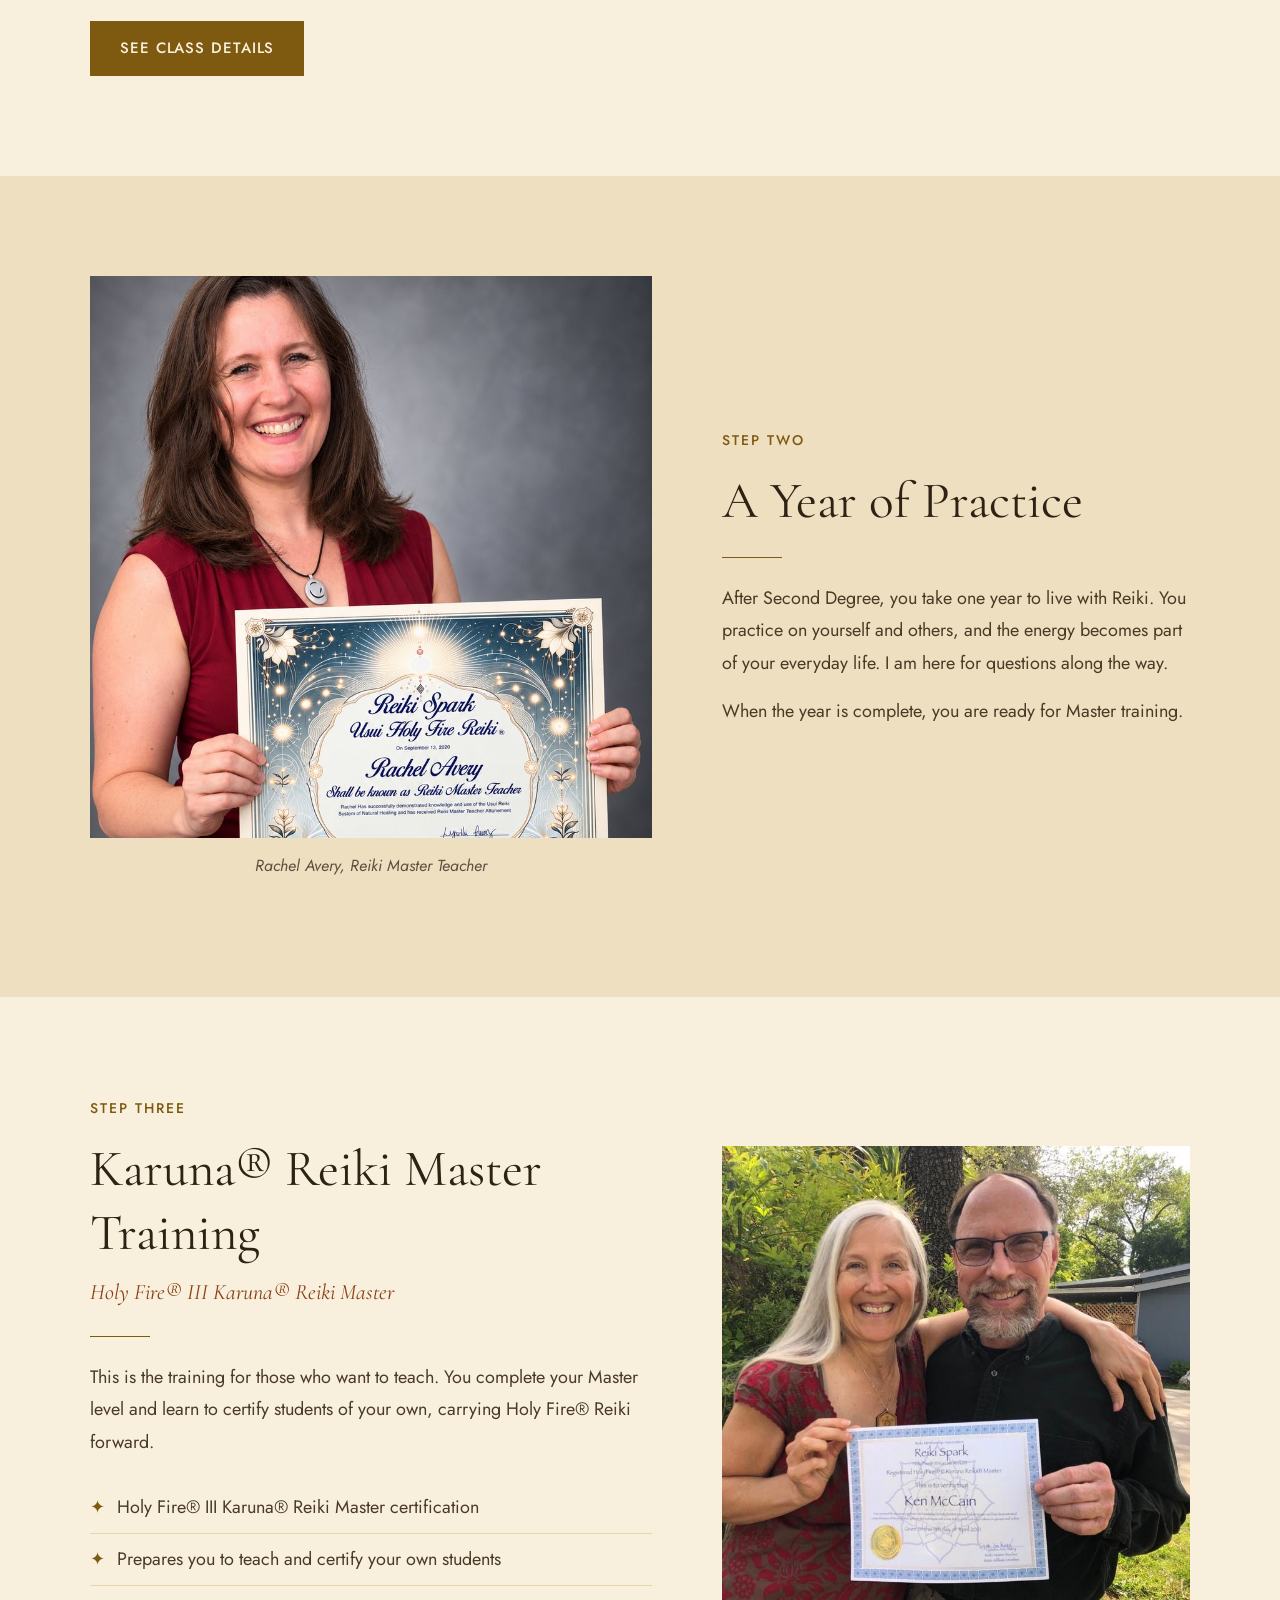
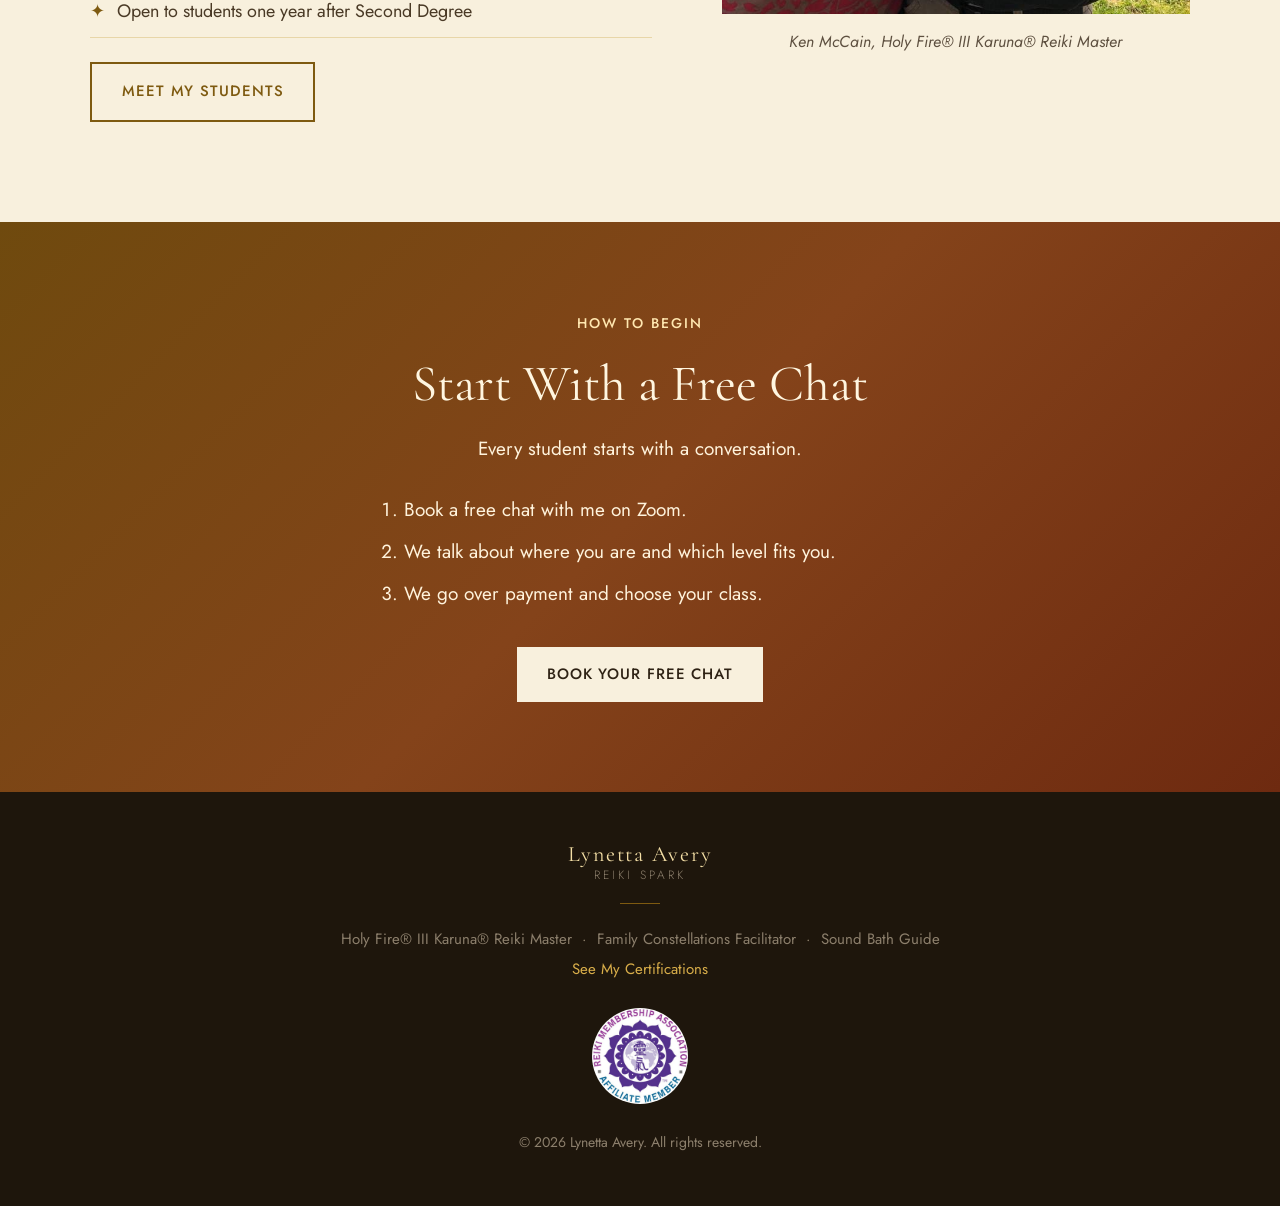
<file: reiki.html>
<!DOCTYPE html>
<html lang="en">
<head>
<meta charset="UTF-8">
<meta name="viewport" content="width=device-width, initial-scale=1.0">
<title>Holy Fire® Reiki Certification | First, Second Degree and Karuna® Reiki Master</title>
<meta name="description" content="Reiki certification with Lynetta Avery, Reiki Spark. Usui Holy Fire® III Reiki Ryoho First and Second Degree, and Holy Fire® III Karuna® Reiki Master Training. South Bay, Santa Cruz and online.">
<link rel="canonical" href="https://lynettaavery.com/reiki.html">
<link rel="icon" type="image/svg+xml" href="favicon.svg">
<meta property="og:type" content="website">
<meta property="og:url" content="https://lynettaavery.com/reiki.html">
<meta property="og:title" content="Holy Fire® Reiki Certification with Lynetta Avery">
<meta property="og:description" content="First and Second Degree Reiki and Holy Fire® III Karuna® Reiki Master Training with Reiki Spark.">
<meta property="og:image" content="https://lynettaavery.com/reiki-manual-rand.jpg">
<meta name="twitter:card" content="summary_large_image">
<link rel="stylesheet" href="style.css">
<style>
.page-hero { padding-top: 70px; background: var(--chocolate); text-align: center; position: relative; overflow: hidden; }
.page-hero::before { content: ''; position: absolute; inset: 0; background: radial-gradient(ellipse at 50% 80%, rgba(203,131,52,0.25) 0%, transparent 65%); pointer-events: none; }
.page-hero { display: grid; grid-template-columns: 1fr 1fr; align-items: center; text-align: left; padding: 70px 0 0; }
.page-hero-inner { position: relative; z-index: 2; padding: 70px 50px 80px 80px; }
.page-hero-img { height: 640px; position: relative; overflow: hidden; }
.page-hero-img img { width: 100%; height: 100%; object-fit: cover; object-position: 66% 40%; }
.page-hero-img::after { content: ''; position: absolute; inset: 0; background: linear-gradient(to right, var(--chocolate) 0%, transparent 30%); }
@media (max-width: 900px) { .page-hero { grid-template-columns: 1fr; } .page-hero-inner { padding: 50px 20px; } .page-hero-img { height: 55vh; } }
.page-hero h1 { color: var(--cream); max-width: 900px; margin: 0 0 20px; line-height: 1.15; }
.page-hero h1 em { color: var(--gold-pale); }
.page-hero p { color: var(--grey-light); max-width: 620px; margin: 0 0 32px; font-size: 19px; }
.level { padding: 100px 40px; }
.level:nth-of-type(odd) { background: var(--cream-dark); }
.level-layout { display: grid; grid-template-columns: 1.2fr 1fr; gap: 70px; align-items: center; }
.level-layout.flip .level-img { order: -1; }
.level h2 { color: var(--chocolate); margin-bottom: 8px; }
.level .cert-name { font-family: 'Cormorant Garamond', serif; font-style: italic; font-size: 22px; color: var(--wine); margin-bottom: 8px; }
.level p { margin-bottom: 16px; }
.level-img img { width: 100%; aspect-ratio: 1 / 1; object-fit: cover; display: block; }
.level-img.manual img { aspect-ratio: auto; max-width: 380px; margin: 0 auto; box-shadow: 0 18px 45px rgba(46,34,20,0.25); }
.manual-note { font-size: 16px; color: var(--text-light); text-align: center; margin-top: 14px; font-style: italic; }
.students { background: var(--cream-dark); text-align: center; padding: 100px 40px; }
.students h2 { color: var(--chocolate); }
.includes-list { margin: 24px 0; list-style: none; padding: 0; }
.includes-list li { font-size: 18px; color: var(--text-mid); padding: 12px 0; border-bottom: 1px solid rgba(184,134,11,0.25); display: flex; gap: 12px; line-height: 1.5; }
.includes-list li::before { content: '\2726'; color: var(--gold); flex-shrink: 0; }
.begin { text-align: center; }
.begin .container { max-width: 760px; }
.begin h2 { color: var(--gold-pale); margin-bottom: 16px; }
.begin p { color: rgba(245,239,224,0.88); margin-bottom: 18px; font-size: 19px; }
.begin ol { text-align: left; max-width: 520px; margin: 28px auto 36px; color: var(--cream); font-size: 19px; line-height: 1.7; padding-left: 24px; }
.begin ol li { margin-bottom: 10px; }
@media (max-width: 900px) {
  .level { padding: 60px 20px; }
  .level-layout { grid-template-columns: 1fr; gap: 36px; }
  .level-layout.flip .level-img { order: 0; }
}
</style>
</head>
<body>
<nav>
<a href="index.html" class="logo">Lynetta Avery<span>Reiki Spark</span></a>
<button class="hamburger" aria-label="Menu" onclick="toggleNav()"><span></span><span></span><span></span></button>
<ul class="nav-links" id="navLinks">
<li><a href="index.html">Home</a></li>
<li><a href="reiki.html" class="active">Reiki Teaching</a></li>
<li><a href="certifications.html">Certifications</a></li>
<li><a href="services.html">Family Constellations</a></li>
<li><a href="events.html">Events</a></li>
<li><a href="index.html#contact">Contact</a></li>
</ul>
</nav>

<section class="page-hero">
<div class="page-hero-inner">
<span class="section-label" style="color:var(--gold-light);">Reiki Teaching with Reiki Spark</span>
<h1>Learn Holy Fire® Reiki. <em>Then Teach It.</em></h1>
<p>Certification from First Degree through Holy Fire® III Karuna® Reiki Master, with Lynetta Avery. In person in the South Bay and Santa Cruz, and online.</p>
<a href="https://calendly.com/markandlynetta/15-minute-chat-lynetta" target="_blank" rel="noopener" class="btn btn-gold">Book a Free Chat</a>
<img class="badge-ra" src="reiki-membership-affiliate.jpg" alt="Reiki Membership Association Affiliate Member" style="margin:36px 0 0;">
</div>
<div class="page-hero-img"><img src="lynetta-fall.jpg" alt="Lynetta Avery smiling among autumn leaves"></div>
</section>

<section class="level" id="first-second-degree">
<div class="container level-layout">
<div>
<span class="section-label">Step One</span>
<h2>First and Second Degree Reiki</h2>
<p class="cert-name">Usui Holy Fire® III Reiki Ryoho</p>
<div class="divider"></div>
<p>This is where you begin. You learn to feel Reiki in your own hands and give it to yourself, your family, and the people you care about. Your certificate carries the name Usui Holy Fire® III Reiki Ryoho.</p>
<ul class="includes-list">
<li>Reiki for yourself and for others</li>
<li>Certification in Usui Holy Fire® III Reiki Ryoho</li>
<li>Class manual: <em>Reiki, The Healing Touch</em> by William Lee Rand</li>
</ul>
<p><strong>Next class:</strong> November 6 to 8, 2026, in Saratoga. The Friday evening intro is free. The full weekend is $500, limited to 7 students.</p>
<a href="events.html#reiki-nov-2026" class="btn btn-gold">See Class Details</a>
</div>
<div class="level-img"><img src="student-christopher-rushford.jpg" alt="Christopher Rushford holding his First and Second Degree certificate" style="object-position:50% 40%;"><p class="manual-note">Christopher B. Rushford, First and Second Degree</p></div>
</div>
</section>

<section class="level" id="practice-year">
<div class="container level-layout flip">
<div>
<span class="section-label">Step Two</span>
<h2>A Year of Practice</h2>
<div class="divider"></div>
<p>After Second Degree, you take one year to live with Reiki. You practice on yourself and others, and the energy becomes part of your everyday life. I am here for questions along the way.</p>
<p>When the year is complete, you are ready for Master training.</p>
</div>
<div class="level-img"><img src="student-rachel-avery.jpg" alt="Rachel Avery holding her Reiki Master Teacher certificate" style="object-position:50% 25%;"><p class="manual-note">Rachel Avery, Reiki Master Teacher</p></div>
</div>
</section>

<section class="level" id="karuna-master">
<div class="container level-layout">
<div>
<span class="section-label">Step Three</span>
<h2>Karuna® Reiki Master Training</h2>
<p class="cert-name">Holy Fire® III Karuna® Reiki Master</p>
<div class="divider"></div>
<p>This is the training for those who want to teach. You complete your Master level and learn to certify students of your own, carrying Holy Fire® Reiki forward.</p>
<ul class="includes-list">
<li>Holy Fire® III Karuna® Reiki Master certification</li>
<li>Prepares you to teach and certify your own students</li>
<li>Open to students one year after Second Degree</li>
</ul>
<a href="index.html#students" class="btn btn-outline">Meet My Students</a>
</div>
<div class="level-img"><img src="student-ken-mccain.jpg" alt="Lynetta with Ken McCain holding his Karuna Reiki Master certificate" style="object-position:50% 60%;"><p class="manual-note">Ken McCain, Holy Fire® III Karuna® Reiki Master</p></div>
</div>
</section>

<section class="begin fall-section" id="begin">
<div class="container">
<span class="section-label" style="color:var(--gold-light);">How to Begin</span>
<h2>Start With a Free Chat</h2>
<p>Every student starts with a conversation.</p>
<ol>
<li>Book a free chat with me on Zoom.</li>
<li>We talk about where you are and which level fits you.</li>
<li>We go over payment and choose your class.</li>
</ol>
<a href="https://calendly.com/markandlynetta/15-minute-chat-lynetta" target="_blank" rel="noopener" class="btn btn-cream">Book Your Free Chat</a>
</div>
</section>

<footer>
<a href="index.html" class="logo">Lynetta Avery<span style="color:var(--grey);">Reiki Spark</span></a>
<div style="margin:20px auto; width:40px; height:1px; background:var(--gold);"></div>
<p>Holy Fire® III Karuna® Reiki Master &nbsp;&middot;&nbsp; Family Constellations Facilitator &nbsp;&middot;&nbsp; Sound Bath Guide</p>
<p class="footer-cred"><a href="certifications.html">See My Certifications</a></p>
<img class="badge-ra" src="reiki-membership-affiliate.jpg" alt="Reiki Membership Association Affiliate Member" style="width:96px;height:96px;margin:24px auto 0;">
<p style="margin-top:24px; font-size:14px;">&copy; 2026 Lynetta Avery. All rights reserved.</p>
</footer>
<script>function toggleNav() { document.getElementById('navLinks').classList.toggle('open'); }</script>
</body>
</html>
</file>
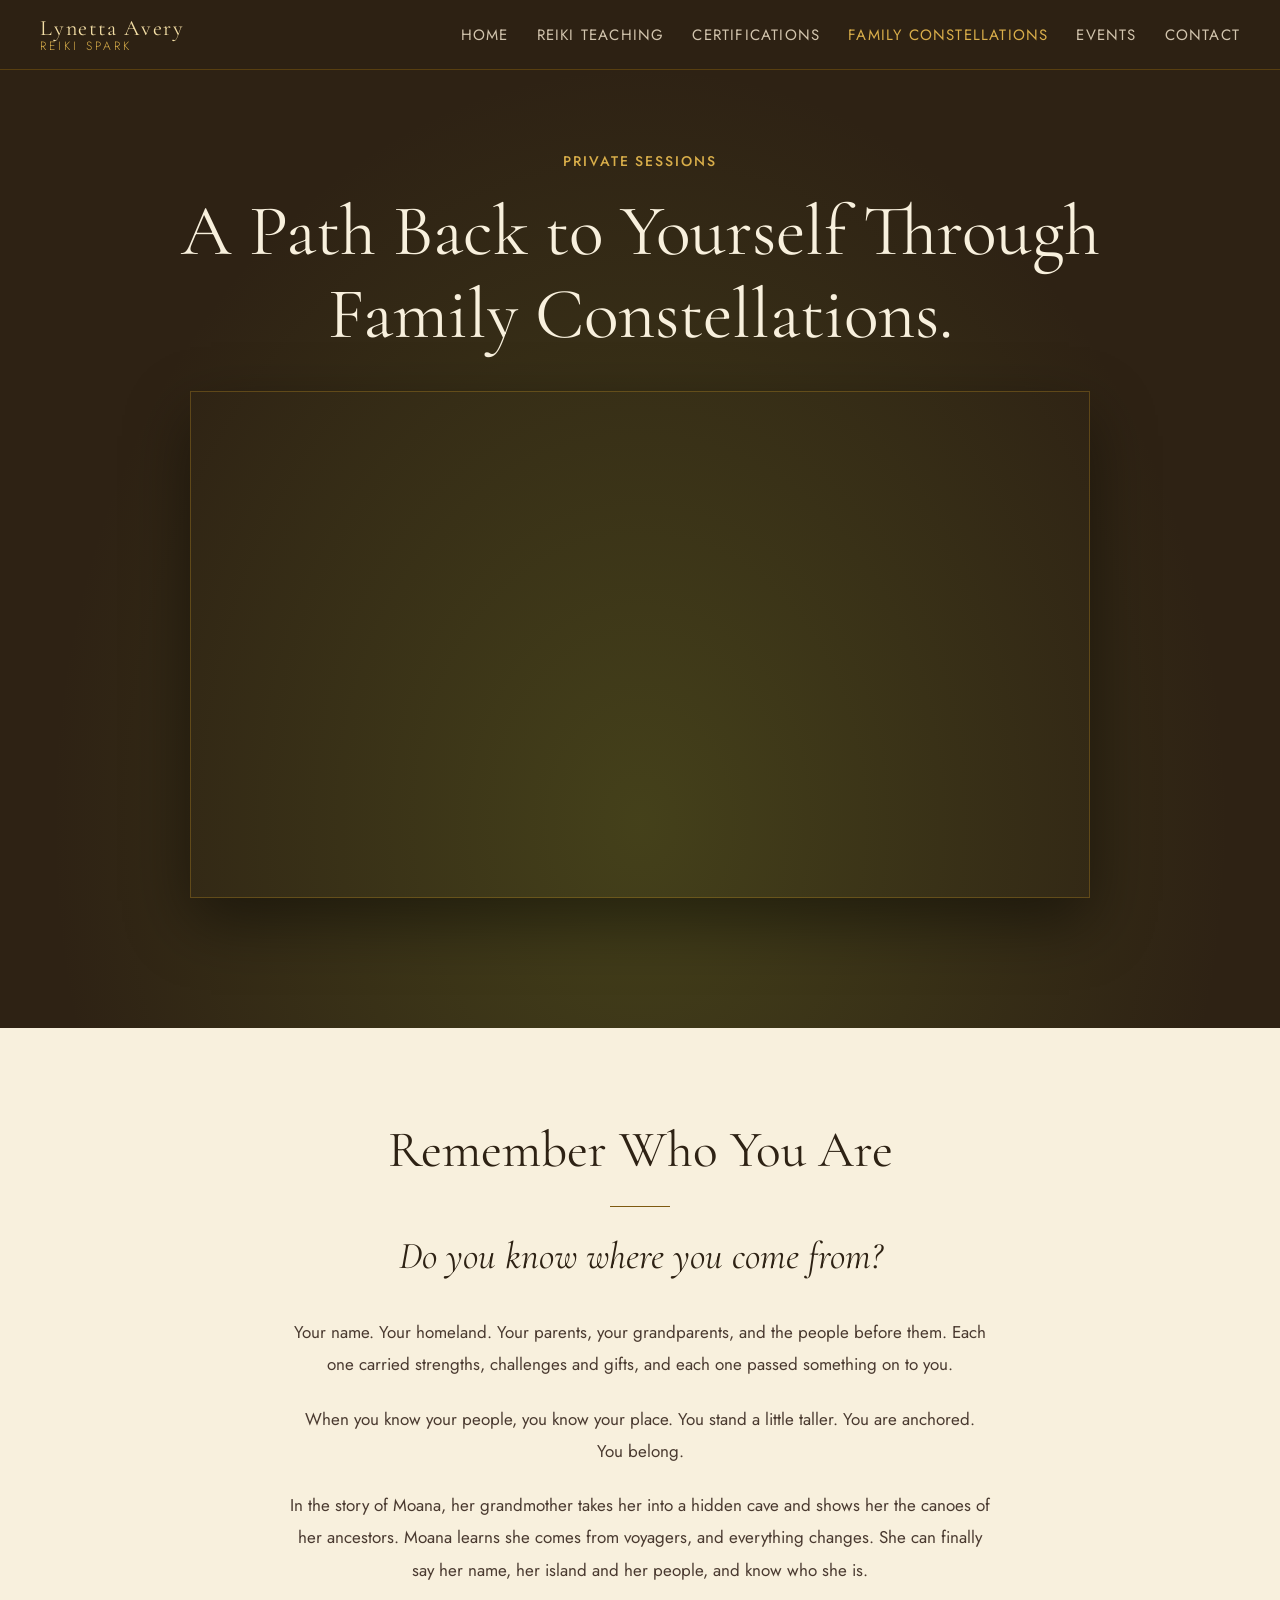
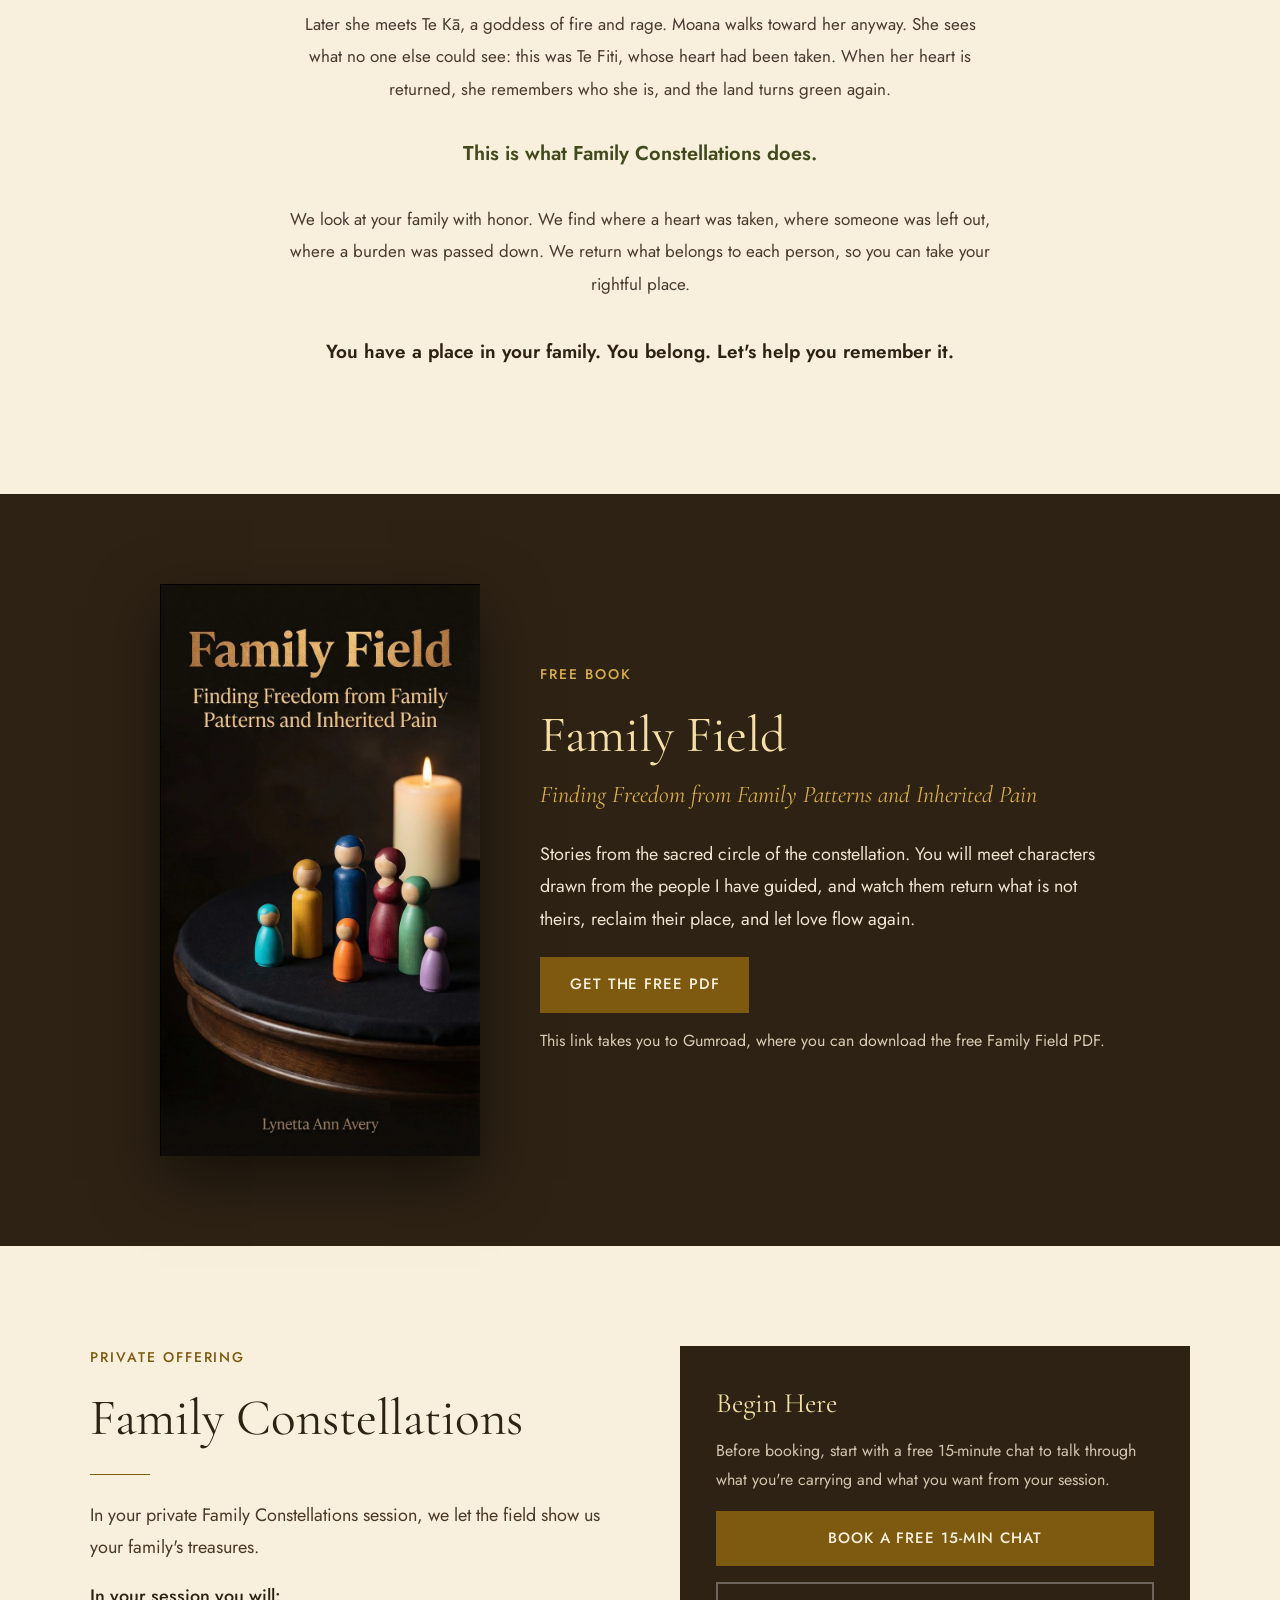
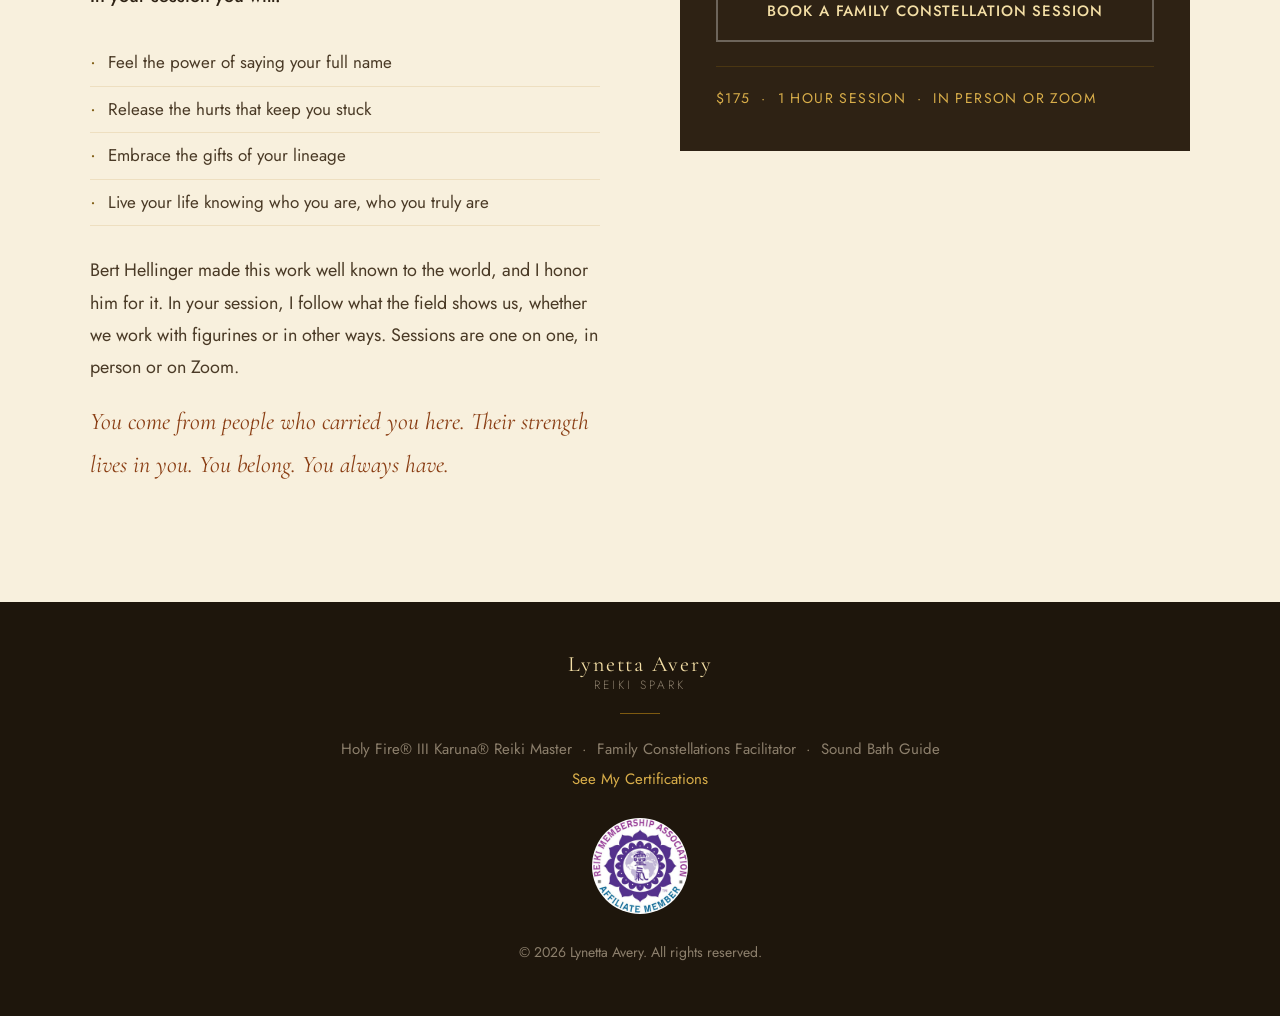
<file: services.html>
<!DOCTYPE html>
<html lang="en">
<head>
<meta charset="UTF-8">
<meta name="viewport" content="width=device-width, initial-scale=1.0">
<title>Family Constellations Online &amp; In-Person | Lynetta Avery</title>
<meta name="description" content="One-on-one family constellations online with Lynetta Avery via Zoom for remote clients, or in person in San Jose, Saratoga, Campbell, Los Gatos, Cupertino &amp; Santa Cruz County. $175/hr.">
<link rel="canonical" href="https://lynettaavery.com/services.html">
<link rel="icon" type="image/svg+xml" href="favicon.svg">
<meta property="og:type" content="website">
<meta property="og:url" content="https://lynettaavery.com/services.html">
<meta property="og:title" content="Family Constellations Online &amp; In-Person | Private Session">
<meta property="og:description" content="One-on-one family constellations online with Lynetta Avery via Zoom, or in person in the South Bay/Santa Cruz. $175/hr.">
<meta property="og:image" content="https://lynettaavery.com/hero-family-constellations.jpg">
<meta name="twitter:card" content="summary_large_image">
<link rel="stylesheet" href="style.css">
<style>
.services-hero { padding-top: 70px; background: var(--chocolate); padding-bottom: 90px; text-align: center; position: relative; overflow: hidden; }
.services-hero::before { content: ''; position: absolute; inset: 0; background: radial-gradient(ellipse at 50% 80%, rgba(110,122,38,0.35) 0%, transparent 65%); pointer-events: none; }
.services-hero-inner { position: relative; z-index: 2; padding: 80px 20px 0; }
.services-hero h1 { color: var(--cream); max-width: 980px; margin: 0 auto 20px; line-height: 1.15; }
.services-hero h1 em { color: inherit; font-style: normal; }
.services-hero p { color: #EDE3D0; max-width: 620px; margin: 0 auto 12px; font-size: 19px; }
.service-section { padding: 100px 40px; }
.service-section:nth-child(even) { background: var(--cream-dark); }
.service-layout { display: grid; grid-template-columns: 1fr 1fr; gap: 80px; align-items: start; }
.service-content h2 { color: var(--chocolate); margin-bottom: 8px; }
.service-content p { margin-bottom: 16px; }
.includes-list { margin: 28px 0; list-style: none; padding: 0; }
.includes-list li { font-size: 17px; color: var(--text-mid); padding: 10px 0; border-bottom: 1px solid var(--cream-dark); display: flex; align-items: flex-start; gap: 12px; line-height: 1.5; }
.includes-list li::before { content: '\00B7'; color: var(--gold); font-size: 20px; line-height: 1; flex-shrink: 0; margin-top: 2px; }
.service-aside { background: var(--chocolate); padding: 40px 36px; position: sticky; top: 100px; }
.service-aside h3 { color: var(--gold-pale); font-size: 28px; margin-bottom: 16px; }
.service-aside p { color: var(--grey-light); font-size: 16px; margin-bottom: 16px; }
.price-note { margin-top: 24px; padding-top: 20px; border-top: 1px solid rgba(184,134,11,0.2); font-size: 14px; color: rgba(184,134,11,0.7); letter-spacing: 0.1em; text-transform: uppercase; }
@media (max-width: 900px) { .service-layout { grid-template-columns: 1fr; gap: 40px; } .service-aside { position: static; } }
.script { background: var(--cream); text-align: center; padding: 90px 40px; }
.script .container { max-width: 700px; }
.script p { font-size: 17px; line-height: 1.9; margin-bottom: 22px; color: #4a3a30; }
.script .hook-line { font-family: 'Cormorant Garamond', serif; font-style: italic; font-size: clamp(26px, 3.6vw, 38px); color: var(--chocolate); line-height: 1.35; margin-bottom: 34px; }
.script .stand-alone { font-size: 19px; font-weight: 600; color: var(--chocolate); margin: 34px 0; }
.script .quote-line { font-family: 'Cormorant Garamond', serif; font-style: italic; font-size: 24px; color: var(--wine); margin: 30px auto; line-height: 1.5; }
.script .segue { color: var(--gold); font-size: 15px; letter-spacing: 0.05em; text-transform: uppercase; margin: 40px 0 30px; }
.script .reveal { font-size: 20px; font-weight: 600; color: var(--forest); margin: 30px 0; }
.script hr.script-rule { border: none; border-top: 1px solid rgba(58,38,32,0.12); width: 60px; margin: 44px auto; }
.circle-title { background: var(--chocolate); text-align: center; padding: 100px 40px; }
.circle-title h2 { color: var(--gold-pale); font-size: clamp(32px, 5vw, 56px); margin-bottom: 12px; }
.circle-title .subtitle { font-family: 'Cormorant Garamond', serif; font-size: clamp(18px, 2.5vw, 26px); font-style: italic; color: var(--grey-light); margin-bottom: 32px; }
.metta { font-family: 'Cormorant Garamond', serif; font-size: clamp(20px, 3vw, 30px); font-style: italic; color: var(--gold-light); letter-spacing: 0.04em; }
.tree-section { background: var(--chocolate); padding: 0; text-align: center; overflow: hidden; }
.tree-section img { width: 100%; max-height: 640px; object-fit: cover; display: block; }
.ceremony { background: var(--cream); padding: 100px 40px; }
.ceremony-grid { display: grid; grid-template-columns: 1fr 1fr; gap: 2px; margin-top: 56px; }
.ceremony-item { padding: 52px 44px; }
.ceremony-item.choc { background: var(--chocolate); }
.ceremony-item.choc h3 { color: var(--gold-pale); font-size: 26px; margin-bottom: 14px; }
.ceremony-item.choc .ceremony-label { color: var(--gold); }
@media (max-width: 900px) { .ceremony-grid { grid-template-columns: 1fr; } }
.fc-video { position: relative; width: 100%; max-width: 900px; aspect-ratio: 16 / 9; margin: 36px auto 40px; box-shadow: 0 24px 60px rgba(0,0,0,0.45); border: 1px solid rgba(184,138,36,0.35); }
.fc-video iframe { position: absolute; inset: 0; width: 100%; height: 100%; border: 0; }
.ff-book { background: var(--chocolate); padding: 90px 40px; }
.ff-grid { display: grid; grid-template-columns: 320px 1fr; gap: 60px; align-items: center; max-width: 960px; }
.ff-cover img { width: 100%; display: block; box-shadow: 0 24px 60px rgba(0,0,0,0.5); }
.ff-text h2 { color: var(--gold-pale); margin-bottom: 6px; }
.ff-sub { font-family: 'Cormorant Garamond', serif; font-style: italic; font-size: 24px !important; color: var(--gold-light) !important; margin-bottom: 18px; }
.ff-text p { color: #EDE3D0; font-size: 18px; margin-bottom: 22px; }
.ff-note { font-size: 16px !important; color: #D8CCB4 !important; margin-top: 14px; }
@media (max-width: 800px) { .ff-book { padding: 60px 20px; } .ff-grid { grid-template-columns: 1fr; gap: 32px; } .ff-cover img { max-width: 280px; margin: 0 auto; } }
.remember .rem-title { color: var(--chocolate); }
.how-short { background: var(--cream-dark); text-align: center; padding: 70px 40px; }
.how-short .container { max-width: 720px; }
.how-short p { font-size: 20px; color: var(--text-dark); }
@media (max-width: 700px) { .how-short { padding: 50px 20px; } }
.ff-list-lead { font-weight: 500; color: var(--chocolate); margin-bottom: 0 !important; }
.fc-close { font-family: 'Cormorant Garamond', serif; font-style: italic; font-size: 24px !important; color: var(--wine) !important; margin-top: 8px; }
</style>
</head>
<body>
<nav>
<a href="index.html" class="logo">Lynetta Avery<span>Reiki Spark</span></a>
<button class="hamburger" aria-label="Menu" onclick="toggleNav()"><span></span><span></span><span></span></button>
<ul class="nav-links" id="navLinks">
<li><a href="index.html">Home</a></li>
<li><a href="reiki.html">Reiki Teaching</a></li>
<li><a href="certifications.html">Certifications</a></li>
<li><a href="services.html" class="active">Family Constellations</a></li>
<li><a href="events.html">Events</a></li>
<li><a href="index.html#contact">Contact</a></li>
</ul>
</nav>
<section class="services-hero">
<div class="services-hero-inner">
<span class="section-label" style="color:var(--gold-light);">Private Sessions</span>
<h1>A Path Back to Yourself <em>Through Family Constellations.</em></h1>
<div class="fc-video">
<iframe src="https://www.youtube-nocookie.com/embed/SfZtataN7qc?rel=0" title="Family Constellation with Lynetta Avery" loading="lazy" allow="accelerometer; autoplay; clipboard-write; encrypted-media; gyroscope; picture-in-picture; web-share" referrerpolicy="strict-origin-when-cross-origin" allowfullscreen></iframe>
</div>
</div>
</section>
<section class="script remember" id="remember">
<div class="container">
<h2 class="rem-title">Remember Who You Are</h2>
<div class="divider divider-center"></div>
<p class="hook-line">Do you know where you come from?</p>
<p>Your name. Your homeland. Your parents, your grandparents, and the people before them. Each one carried strengths, challenges and gifts, and each one passed something on to you.</p>
<p>When you know your people, you know your place. You stand a little taller. You are anchored. You belong.</p>
<p>In the story of Moana, her grandmother takes her into a hidden cave and shows her the canoes of her ancestors. Moana learns she comes from voyagers, and everything changes. She can finally say her name, her island and her people, and know who she is.</p>
<p>Later she meets Te K&#257;, a goddess of fire and rage. Moana walks toward her anyway. She sees what no one else could see: this was Te Fiti, whose heart had been taken. When her heart is returned, she remembers who she is, and the land turns green again.</p>
<p class="reveal">This is what Family Constellations does.</p>
<p>We look at your family with honor. We find where a heart was taken, where someone was left out, where a burden was passed down. We return what belongs to each person, so you can take your rightful place.</p>
<p class="stand-alone">You have a place in your family. You belong. Let's help you remember it.</p>
</div>
</section>
<section class="ff-book" id="family-field">
<div class="container ff-grid">
<a href="https://familyfield.whythiskeepshappening.com/" target="_blank" rel="noopener" class="ff-cover"><img src="family-field-book.jpg" alt="Family Field: Finding Freedom from Family Patterns and Inherited Pain, by Lynetta Ann Avery"></a>
<div class="ff-text">
<span class="section-label" style="color:var(--gold-light);">Free Book</span>
<h2>Family Field</h2>
<p class="ff-sub">Finding Freedom from Family Patterns and Inherited Pain</p>
<p>Stories from the sacred circle of the constellation. You will meet characters drawn from the people I have guided, and watch them return what is not theirs, reclaim their place, and let love flow again.</p>
<a href="https://familyfield.whythiskeepshappening.com/" target="_blank" rel="noopener" class="btn btn-gold">Get the Free PDF</a>
<p class="ff-note">This link takes you to Gumroad, where you can download the free Family Field PDF.</p>
</div>
</div>
</section>
<section class="service-section" id="family-constellations">
<div class="container">
<div class="service-layout">
<div class="service-content">
<span class="section-label">Private Offering</span>
<h2>Family Constellations</h2>
<div class="divider"></div>
<p>In your private Family Constellations session, we let the field show us your family's treasures.</p>
<p class="ff-list-lead">In your session you will:</p>
<ul class="includes-list">
<li>Feel the power of saying your full name</li>
<li>Release the hurts that keep you stuck</li>
<li>Embrace the gifts of your lineage</li>
<li>Live your life knowing who you are, who you truly are</li>
</ul>
<p>Bert Hellinger made this work well known to the world, and I honor him for it. In your session, I follow what the field shows us, whether we work with figurines or in other ways. Sessions are one on one, in person or on Zoom.</p>
<p class="fc-close">You come from people who carried you here. Their strength lives in you. You belong. You always have.</p>
</div>
<div class="service-aside">
<h3>Begin Here</h3>
<p>Before booking, start with a free 15-minute chat to talk through what you're carrying and what you want from your session.</p>
<a href="https://calendly.com/markandlynetta/15-minute-chat-lynetta" target="_blank" rel="noopener" class="btn btn-gold" style="width:100%; text-align:center; display:block; margin-bottom:16px;">Book a Free 15-Min Chat</a>
<a href="https://calendly.com/markandlynetta/family-constellation-session-prepaid-175" target="_blank" rel="noopener" class="btn btn-outline" style="width:100%; text-align:center; display:block; border-color:rgba(255,255,255,0.3); color:var(--gold-pale);">Book a Family Constellation Session</a>
<div class="price-note">$175 &nbsp;&middot;&nbsp; 1 hour session &nbsp;&middot;&nbsp; In person or Zoom</div>
</div>
</div>
</div>
</section>
<footer>
<a href="index.html" class="logo">Lynetta Avery<span style="color:var(--grey);">Reiki Spark</span></a>
<div style="margin:20px auto; width:40px; height:1px; background:var(--gold);"></div>
<p>Holy Fire® III Karuna® Reiki Master &nbsp;&middot;&nbsp; Family Constellations Facilitator &nbsp;&middot;&nbsp; Sound Bath Guide</p>
<p class="footer-cred"><a href="certifications.html">See My Certifications</a></p>
<img class="badge-ra" src="reiki-membership-affiliate.jpg" alt="Reiki Membership Association Affiliate Member" style="width:96px;height:96px;margin:24px auto 0;">
<p style="margin-top:24px; font-size:14px;">&copy; 2026 Lynetta Avery. All rights reserved.</p>
</footer>
<script>function toggleNav() { document.getElementById('navLinks').classList.toggle('open'); }</script>
</body>
</html>
</file>
<file: style.css>
@import url('https://fonts.googleapis.com/css2?family=Cormorant+Garamond:ital,wght@0,300;0,400;0,500;0,600;1,300;1,400;1,500&family=Jost:wght@300;400;500&display=swap');

:root {
  /* Fall palette, sampled from Lynetta's autumn portrait */
  --chocolate: #2E2214;   /* deep bark */
  --burgundy: #A8521F;    /* burnt orange (was burgundy) */
  --gold: #7E5A10;        /* deep leaf gold, readable on cream */
  --gold-light: #D9AE4A;
  --gold-pale: #F4DFA6;
  --cream: #F8F0DD;
  --cream-dark: #EEDFC0;
  --forest: #414A1C;      /* pine and olive */
  --forest-light: #6E7A26;
  --grey: #8C7F6C;
  --grey-light: #D2C5AE;
  --wine: #8A3E14;        /* deep burnt orange */
  --rust: #C2553F;        /* red maple leaf */
  --amber: #CB8334;       /* orange leaf */
  --text-dark: #1E160C;
  --text-mid: #4A3A26;
  --text-light: #5E5040;
  --fall-glow: linear-gradient(135deg, #6F4A0E 0%, #84431A 50%, #6E2A10 100%);
}

* { margin: 0; padding: 0; box-sizing: border-box; }
html { scroll-behavior: smooth; }
body { font-family: 'Jost', sans-serif; background-color: var(--cream); color: var(--text-dark); font-weight: 400; line-height: 1.7; }

nav { position: fixed; top: 0; left: 0; right: 0; z-index: 100; background: rgba(46, 34, 20, 0.96); backdrop-filter: blur(8px); padding: 0 40px; display: flex; align-items: center; justify-content: space-between; height: 70px; border-bottom: 1px solid rgba(184, 134, 11, 0.3); }
.logo { font-family: 'Cormorant Garamond', serif; font-size: 22px; font-weight: 400; letter-spacing: 0.08em; color: var(--gold-pale); text-decoration: none; line-height: 1.1; }
.logo span { display: block; font-size: 12px; font-family: 'Jost', sans-serif; font-weight: 300; letter-spacing: 0.25em; text-transform: uppercase; color: var(--gold-light); }
.nav-links { display: flex; gap: 28px; list-style: none; }
.nav-links a { font-family: 'Jost', sans-serif; font-size: 15px; font-weight: 400; letter-spacing: 0.08em; text-transform: uppercase; color: var(--grey-light); text-decoration: none; transition: color 0.3s; }
.nav-links a:hover, .nav-links a.active { color: var(--gold-light); }

.btn { display: inline-block; padding: 15px 30px; font-family: 'Jost', sans-serif; font-size: 15px; font-weight: 500; letter-spacing: 0.06em; text-transform: uppercase; text-decoration: none; transition: all 0.3s; cursor: pointer; border: none; }
.btn-gold { background: var(--gold); color: var(--cream); }
.btn-gold:hover { background: var(--gold-light); }
.btn-outline { background: transparent; border: 2px solid var(--gold); color: var(--gold); font-weight: 500; }
.btn-outline:hover { background: var(--gold); color: var(--cream); }
.btn-cream { background: var(--cream); color: var(--chocolate); }
.btn-cream:hover { background: var(--gold-pale); }

section { padding: 90px 40px; }
.container { max-width: 1100px; margin: 0 auto; }
.section-label { font-size: 14px; font-weight: 500; letter-spacing: 0.14em; text-transform: uppercase; color: var(--gold); margin-bottom: 16px; display: block; }
h1, h2, h3, h4 { font-family: 'Cormorant Garamond', serif; font-weight: 400; line-height: 1.25; }
h1 { font-size: clamp(42px, 6vw, 72px); }
h2 { font-size: clamp(32px, 4vw, 52px); }
h3 { font-size: clamp(24px, 3vw, 36px); }
h4 { font-size: 22px; }
p { font-size: 18px; line-height: 1.8; color: var(--text-mid); }

.divider { width: 60px; height: 1px; background: var(--gold); margin: 24px 0; }
.divider-center { margin: 24px auto; }
.tags { display: flex; flex-wrap: wrap; gap: 8px; margin-top: 20px; }
.tag { font-size: 14px; letter-spacing: 0.1em; padding: 6px 14px; border: 1px solid rgba(184,134,11,0.4); color: var(--gold-light); background: rgba(184,134,11,0.08); }

footer { background: var(--text-dark); color: var(--grey-light); padding: 50px 40px; text-align: center; }
footer p { font-size: 15px; color: var(--grey); line-height: 2; }
footer a { color: var(--gold-light); text-decoration: none; }
footer a:hover { color: var(--gold-pale); }

.hamburger { display: none; flex-direction: column; gap: 5px; cursor: pointer; background: none; border: none; padding: 4px; }
.hamburger span { display: block; width: 24px; height: 1px; background: var(--gold-light); transition: all 0.3s; }

@media (max-width: 1080px) {
  nav { padding: 0 20px; }
  section { padding: 60px 20px; }
  footer { padding: 40px 20px; }
  .hamburger { display: flex; }
  .nav-links { display: none; position: fixed; top: 70px; left: 0; right: 0; background: var(--chocolate); flex-direction: column; align-items: center; padding: 30px 0; gap: 24px; border-top: 1px solid rgba(184,134,11,0.2); }
  .nav-links.open { display: flex; }
}

/* Student gallery and path steps, shared by home and Reiki pages */
.student-grid { display: grid; grid-template-columns: repeat(auto-fill, minmax(240px, 1fr)); gap: 28px; margin-top: 40px; }
.student-card { background: var(--cream); text-align: center; padding-bottom: 24px; }
.student-card img { width: 100%; aspect-ratio: 1 / 1; object-fit: cover; display: block; margin-bottom: 18px; }
.student-card blockquote { font-family: 'Cormorant Garamond', serif; font-style: italic; font-size: 21px; color: var(--chocolate); line-height: 1.45; padding: 0 20px; margin-bottom: 10px; }
.student-card cite { font-style: normal; font-size: 15px; color: var(--text-light); }
.path-steps { display: grid; grid-template-columns: repeat(3, 1fr); gap: 2px; margin-top: 48px; text-align: left; }
.path-step { background: var(--chocolate); padding: 44px 36px; }
.path-step .step-num { font-family: 'Cormorant Garamond', serif; font-size: 44px; color: var(--gold-light); line-height: 1; display: block; margin-bottom: 14px; }
.path-step h3 { color: var(--gold-pale); font-size: 26px; margin-bottom: 12px; }
.path-step p { color: var(--grey-light); font-size: 17px; }
@media (max-width: 900px) { .path-steps { grid-template-columns: 1fr; } }

.fall-section { background: var(--fall-glow); }
.fall-section h2 { color: #FFF6E0 !important; }
.fall-section p, .fall-section li { color: #FFF3DC !important; }
.fall-section .section-label { color: #FFF0C8 !important; }
.badge-ra { display: block; width: 120px; height: 120px; border-radius: 50%; margin: 0 auto 18px; background: #fff; }
.testimonials { display: grid; grid-template-columns: repeat(3, 1fr); gap: 24px; margin-top: 36px; text-align: left; }
.testimonial { background: var(--cream); padding: 34px 30px; border-top: 3px solid var(--amber); }
.testimonial blockquote { font-family: 'Cormorant Garamond', serif; font-style: italic; font-size: 22px; color: var(--chocolate); line-height: 1.45; margin-bottom: 16px; }
.testimonial cite { font-style: normal; font-size: 16px; font-weight: 500; color: var(--wine); }
.testimonial cite span { display: block; font-weight: 300; color: var(--text-light); font-size: 15px; }
.class-photo { width: 100%; display: block; margin-top: 36px; box-shadow: 0 18px 45px rgba(46,34,20,0.18); }
.class-caption { font-size: 16px; color: var(--text-light); margin-top: 12px; font-style: italic; }
@media (max-width: 900px) { .testimonials { grid-template-columns: 1fr; } }

/* Readability: light text on every dark block */
.hero .btn-outline, .page-hero .btn-outline, .also .btn-outline, .cred-cta .btn-outline,
.service-aside .btn-outline, .contact-section .btn-outline, .video-section .btn-outline, .fall-section .btn-outline,
.circle-title .btn-outline, .services-hero .btn-outline { color: var(--gold-pale); border-color: var(--gold-light); }
.hero .btn-outline:hover, .page-hero .btn-outline:hover, .also .btn-outline:hover, .cred-cta .btn-outline:hover { background: var(--gold-light); color: var(--chocolate); }
.ceremony-grid { display: grid; grid-template-columns: 1fr 1fr; gap: 2px; margin-top: 56px; }
.ceremony-item { padding: 52px 44px; }
.ceremony-item.choc { background: var(--chocolate); }
.ceremony-item.forest { background: var(--forest); }
.ceremony-item h3 { color: var(--gold-pale) !important; font-size: 28px; margin-bottom: 14px; }
.ceremony-item p { color: #F3EAD8 !important; font-size: 18px; line-height: 1.8; }
.ceremony-label { font-size: 15px; letter-spacing: 0.12em; text-transform: uppercase; display: block; margin-bottom: 10px; color: var(--gold-light) !important; }
@media (max-width: 900px) { .ceremony-grid { grid-template-columns: 1fr; } .ceremony-item { padding: 40px 24px; } }
.price-note { color: var(--gold-light) !important; }
.fall-section .section-label { color: #FFE7B0 !important; }
</file>
